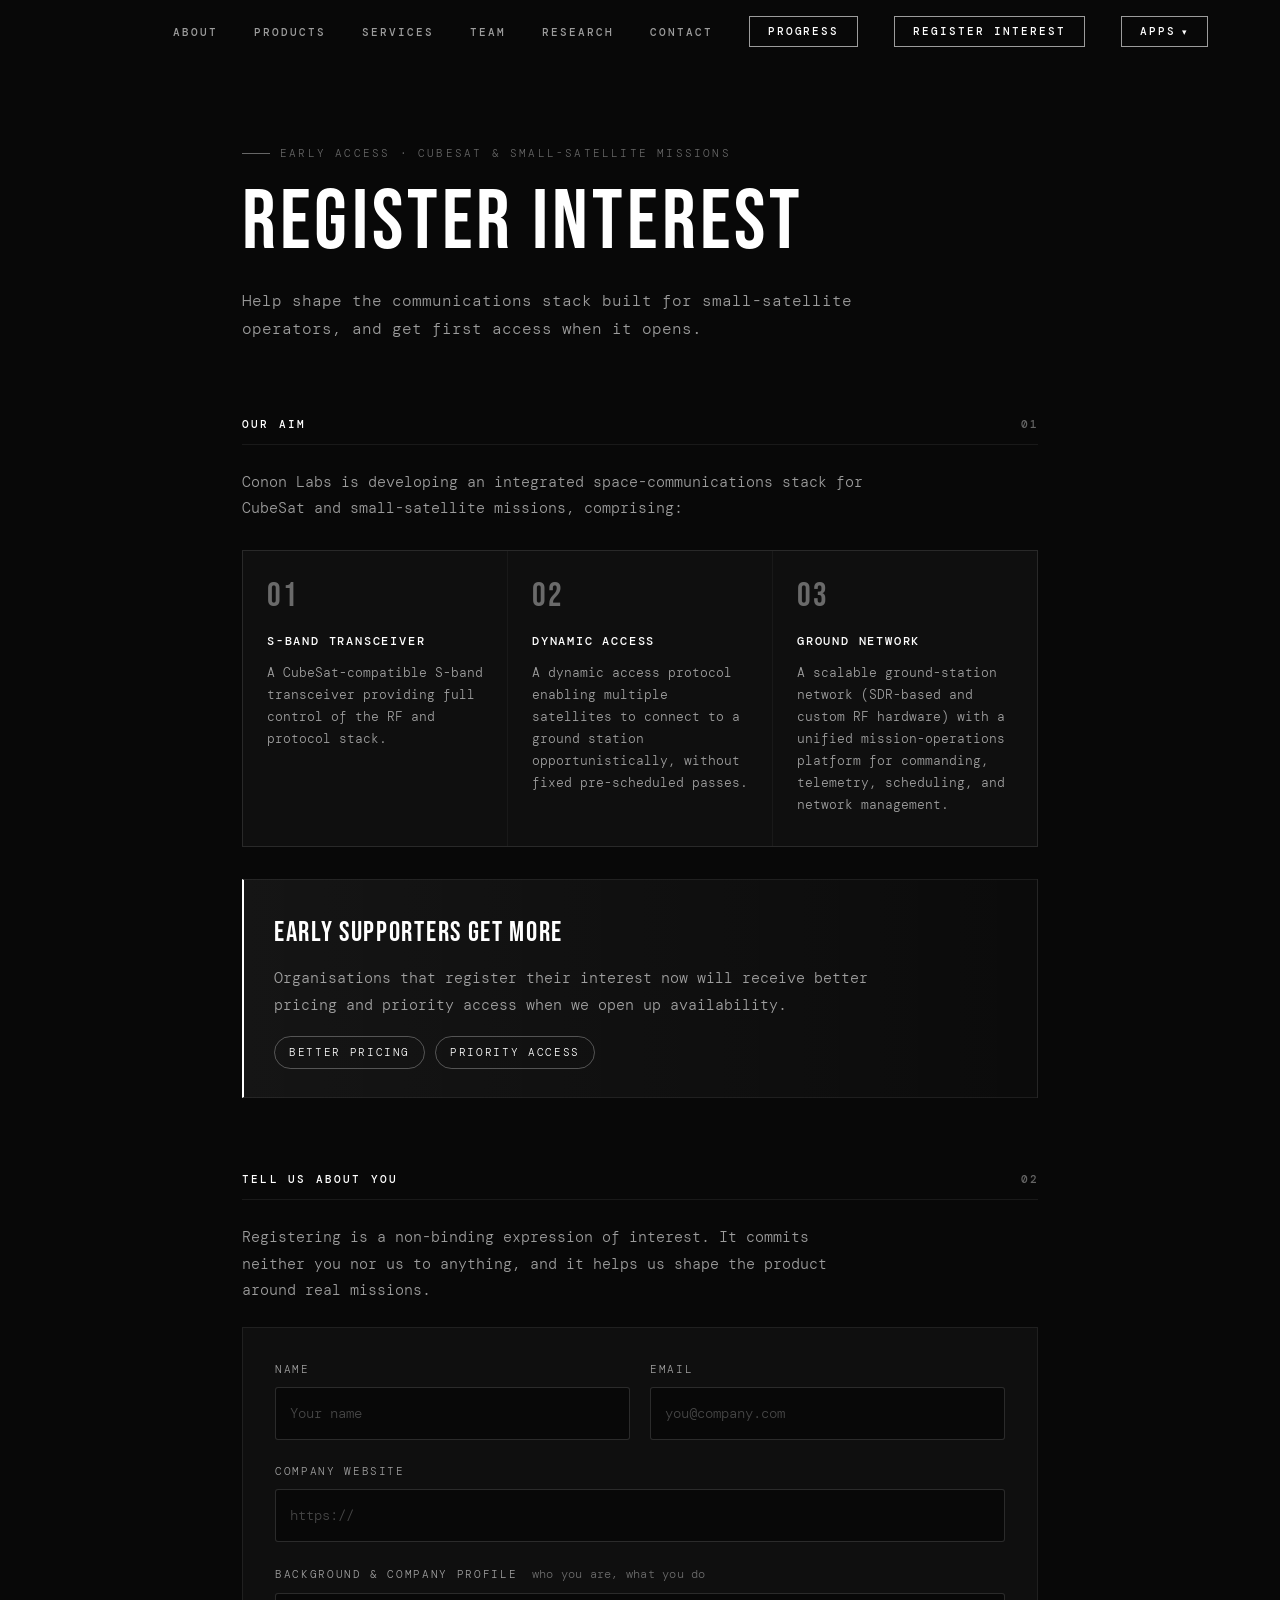
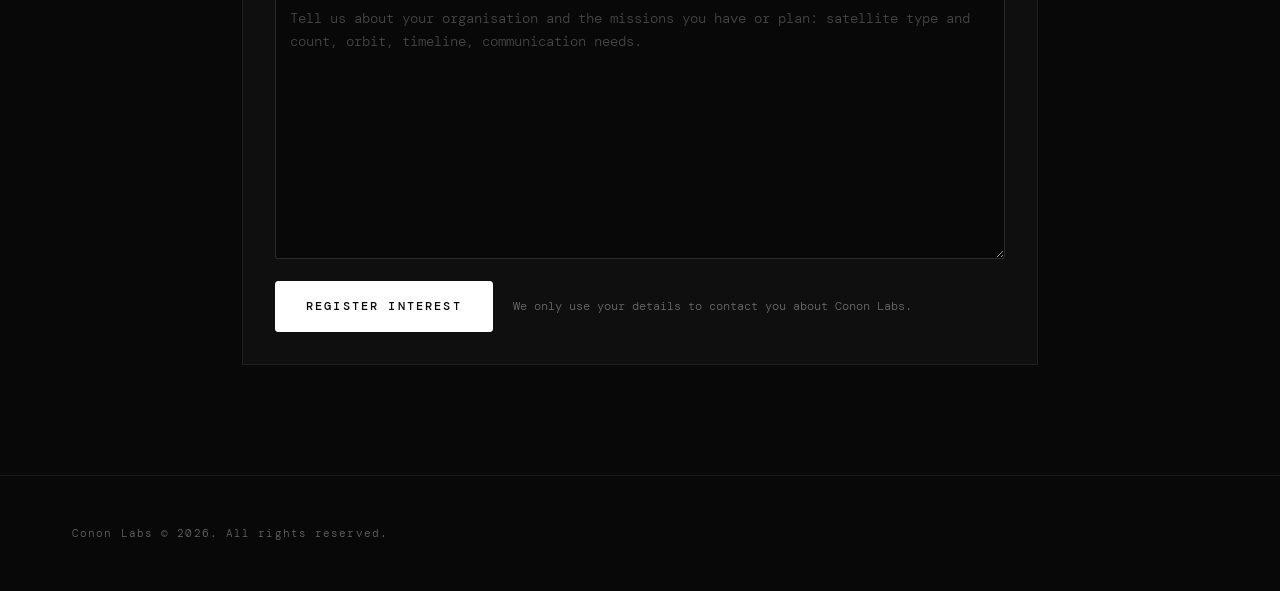
<file: interest/index.html>
<!DOCTYPE html>
<html lang="en">
<head>
  <meta charset="UTF-8" />
  <meta name="viewport" content="width=device-width, initial-scale=1.0" />

  <title>Register Interest — Early Access | Conon Labs</title>
  <meta name="description" content="Register your interest in Conon Labs' integrated space-communications stack for CubeSat and small-satellite missions. Early supporters get better pricing and priority access." />
  <link rel="canonical" href="https://www.cononlabs.com/interest/" />

  <meta property="og:type"        content="website" />
  <meta property="og:url"         content="https://www.cononlabs.com/interest/" />
  <meta property="og:title"       content="Register Interest — Conon Labs" />
  <meta property="og:description" content="An integrated space-communications stack for CubeSat and small-satellite missions. Early supporters get better pricing and priority access." />
  <meta property="og:image"       content="https://www.cononlabs.com/assets/images/conon_logo_2.png" />
  <meta property="og:site_name"   content="Conon Labs" />

  <link rel="icon" type="image/x-icon"  href="/favicon.ico" />
  <link rel="icon" type="image/svg+xml" href="/assets/images/favicon.svg" />
  <link rel="apple-touch-icon"          href="/assets/images/favicon.png" />

  <link rel="stylesheet" href="/assets/css/style.css" />

  <style>
    .interest-page { padding-top: calc(var(--nav-h) + 72px); padding-bottom: 110px; }
    .interest-page .eyebrow {
      display: inline-flex; align-items: center; gap: 10px;
      font-size: 11px; letter-spacing: 0.2em; text-transform: uppercase;
      color: var(--muted); margin-bottom: 20px;
    }
    .interest-page .eyebrow::before {
      content: ''; width: 28px; height: 1px; background: var(--muted);
    }
    .interest-page h1 {
      font-family: var(--font-disp);
      font-size: clamp(44px, 8vw, 84px);
      font-weight: 400;
      letter-spacing: 0.05em;
      line-height: 0.95;
      margin-bottom: 24px;
    }
    .interest-page .lead {
      color: var(--dim); font-size: 16px; max-width: 620px; margin-bottom: 0;
    }
    .interest-page .label {
      font-size: 11px; font-weight: 500; letter-spacing: 0.2em;
      text-transform: uppercase; color: var(--accent);
      margin: 72px 0 24px; padding-bottom: 10px;
      border-bottom: 1px solid var(--line);
      display: flex; justify-content: space-between; align-items: baseline;
    }
    .interest-page .label span { color: var(--muted); letter-spacing: 0.12em; }
    .interest-page p { color: var(--dim); }

    /* Aim cards */
    .aim-intro { max-width: 660px; margin-bottom: 28px; }
    .aim-grid { display: grid; grid-template-columns: repeat(3, 1fr); gap: 1px; background: var(--line); border: 1px solid var(--line); }
    .aim-card { background: var(--bg2); padding: 28px 24px 30px; transition: background 0.25s; }
    .aim-card:hover { background: var(--bg3); }
    .aim-card .num { font-family: var(--font-disp); font-size: 34px; letter-spacing: 0.06em; color: var(--muted); line-height: 1; margin-bottom: 18px; }
    .aim-card h3 { font-size: 12px; font-weight: 500; letter-spacing: 0.15em; text-transform: uppercase; color: var(--accent); margin-bottom: 10px; }
    .aim-card p { font-size: 13px; line-height: 1.7; margin: 0; }

    /* Promise */
    .promise {
      margin-top: 32px; padding: 28px 30px;
      border: 1px solid var(--line); border-left: 2px solid var(--accent);
      background: linear-gradient(90deg, rgba(255,255,255,0.05), rgba(255,255,255,0.01));
    }
    .promise h3 { font-family: var(--font-disp); font-size: 28px; font-weight: 400; letter-spacing: 0.06em; margin-bottom: 8px; }
    .promise p { margin: 0 0 18px; max-width: 620px; }
    .promise .perks { display: flex; flex-wrap: wrap; gap: 10px; }
    .promise .perk {
      font-size: 11px; letter-spacing: 0.15em; text-transform: uppercase;
      padding: 6px 14px; border: 1px solid rgba(255,255,255,0.28); border-radius: 999px; color: var(--accent);
    }

    /* Form */
    .interest-form {
      background: var(--bg2); border: 1px solid var(--line);
      padding: 32px; display: grid; grid-template-columns: 1fr 1fr; gap: 22px 20px;
    }
    .interest-form .field { display: flex; flex-direction: column; gap: 8px; }
    .interest-form .full { grid-column: 1 / -1; }
    .interest-form label { font-size: 11px; letter-spacing: 0.15em; text-transform: uppercase; color: var(--dim); }
    .interest-form label small { text-transform: none; letter-spacing: 0.02em; color: var(--muted); font-size: 12px; margin-left: 6px; }
    .interest-form input[type="text"],
    .interest-form input[type="email"],
    .interest-form input[type="url"],
    .interest-form textarea {
      padding: 13px 14px; background: var(--bg); color: var(--accent);
      border: 1px solid rgba(255,255,255,0.14); border-radius: 3px;
      font: inherit; font-size: 14px; width: 100%;
      transition: border-color 0.2s, box-shadow 0.2s;
    }
    .interest-form ::placeholder { color: rgba(255,255,255,0.25); }
    .interest-form textarea { resize: vertical; min-height: 240px; line-height: 1.7; }
    .interest-form input:hover, .interest-form textarea:hover { border-color: rgba(255,255,255,0.3); }
    .interest-form input:focus, .interest-form textarea:focus {
      outline: none; border-color: rgba(255,255,255,0.75); box-shadow: 0 0 0 3px rgba(255,255,255,0.08);
    }
    .interest-form .actions { display: flex; align-items: center; gap: 20px; flex-wrap: wrap; }
    .interest-form button {
      padding: 14px 30px; background: var(--accent); color: var(--bg);
      border: 1px solid var(--accent); border-radius: 3px;
      font: inherit; font-size: 12px; font-weight: 500; letter-spacing: 0.18em; text-transform: uppercase;
      cursor: pointer; transition: background 0.2s, color 0.2s;
    }
    .interest-form button:hover { background: transparent; color: var(--accent); }
    .interest-form .interest-note { font-size: 12px; color: var(--muted); margin: 0; }
    .form-intro { max-width: 620px; margin-bottom: 24px; }

    @media (max-width: 760px) {
      .aim-grid { grid-template-columns: 1fr; }
      .interest-form { grid-template-columns: 1fr; padding: 22px 18px; }
      .interest-page .label { margin-top: 56px; }
      .promise { padding: 22px 20px; }
    }
  </style>
</head>
<body>

  <nav id="navbar" class="scrolled">
    <div class="nav-inner">
      <a href="/" class="nav-logo-link">
        <img src="/assets/images/conon_logo_2.png" alt="Conon Labs" class="nav-logo" />
      </a>
      <ul class="nav-links">
        <li><a href="/#about"    class="nav-link">About</a></li>
        <li><a href="/#products" class="nav-link">Products</a></li>
        <li><a href="/#services" class="nav-link">Services</a></li>
        <li><a href="/#team"     class="nav-link">Team</a></li>
        <li><a href="/#research" class="nav-link">Research</a></li>
        <li><a href="/#contact"  class="nav-link">Contact</a></li>
        <li><a href="/progress/"  class="nav-cta">Progress</a></li>
        <li><a href="/interest/" class="nav-cta">Register Interest</a></li>
        <li class="nav-dropdown">
          <button class="nav-cta nav-dropdown-trigger" aria-haspopup="true" aria-expanded="false">Apps</button>
          <div class="nav-dropdown-menu">
            <a href="/sat_track/" class="nav-dropdown-link">Sat Track</a>
            <a href="/gs_calc/" class="nav-dropdown-link">GS Calc</a>
            <a href="/rf_link/" class="nav-dropdown-link">RF-Link</a>
          </div>
        </li>
      </ul>
      <button class="hamburger" id="hamburger" aria-label="Menu">
        <span></span><span></span><span></span>
      </button>
    </div>
  </nav>

  <div class="mobile-menu" id="mobileMenu">
    <a href="/#about"    class="mob-link">About</a>
    <a href="/#products" class="mob-link">Products</a>
    <a href="/#services" class="mob-link">Services</a>
    <a href="/#team"     class="mob-link">Team</a>
    <a href="/#research" class="mob-link">Research</a>
    <a href="/#contact"  class="mob-link">Contact</a>
    <a href="/progress/" class="mob-link">Progress</a>
    <a href="/interest/" class="mob-link">Register Interest</a>
    <span class="mob-apps-label">Apps</span>
    <a href="/sat_track/" class="mob-link">Sat Track</a>
    <a href="/gs_calc/"   class="mob-link">GS Calc</a>
    <a href="/rf_link/"   class="mob-link">RF-Link</a>
  </div>

  <main class="interest-page">
    <div class="section-inner">
      <span class="eyebrow">Early access &middot; CubeSat &amp; small-satellite missions</span>
      <h1>Register Interest</h1>
      <p class="lead">Help shape the communications stack built for small-satellite operators, and get first access when it opens.</p>

      <div class="label">Our aim <span>01</span></div>
      <p class="aim-intro">Conon Labs is developing an integrated space-communications stack for CubeSat and small-satellite missions, comprising:</p>
      <div class="aim-grid">
        <div class="aim-card">
          <div class="num">01</div>
          <h3>S-band transceiver</h3>
          <p>A CubeSat-compatible S-band transceiver providing full control of the RF and protocol stack.</p>
        </div>
        <div class="aim-card">
          <div class="num">02</div>
          <h3>Dynamic access</h3>
          <p>A dynamic access protocol enabling multiple satellites to connect to a ground station opportunistically, without fixed pre-scheduled passes.</p>
        </div>
        <div class="aim-card">
          <div class="num">03</div>
          <h3>Ground network</h3>
          <p>A scalable ground-station network (SDR-based and custom RF hardware) with a unified mission-operations platform for commanding, telemetry, scheduling, and network management.</p>
        </div>
      </div>

      <div class="promise">
        <h3>Early supporters get more</h3>
        <p>Organisations that register their interest now will receive better pricing and priority access when we open up availability.</p>
        <div class="perks">
          <span class="perk">Better pricing</span>
          <span class="perk">Priority access</span>
        </div>
      </div>

      <div class="label">Tell us about you <span>02</span></div>
      <p class="form-intro">Registering is a non-binding expression of interest. It commits neither you nor us to anything, and it helps us shape the product around real missions.</p>

      <form class="interest-form" action="https://api.web3forms.com/submit" method="POST">
        <input type="hidden" name="access_key" value="08f19e79-d6f4-472f-92c7-f786e055adbc" />
        <input type="hidden" name="subject" value="New interest signup (LOI)" />
        <input type="hidden" name="from_name" value="Conon Labs — Interest form" />
        <input type="hidden" name="redirect" value="https://www.cononlabs.com/thank-you-interest.html" />
        <input type="checkbox" name="botcheck" style="display:none;" tabindex="-1" autocomplete="off" />

        <div class="field">
          <label for="f-name">Name</label>
          <input id="f-name" type="text" name="name" placeholder="Your name" required autocomplete="name" />
        </div>
        <div class="field">
          <label for="f-email">Email</label>
          <input id="f-email" type="email" name="email" placeholder="you@company.com" required autocomplete="email" />
        </div>
        <div class="field full">
          <label for="f-web">Company website</label>
          <input id="f-web" type="url" name="website" placeholder="https://" required autocomplete="url" />
        </div>
        <div class="field full">
          <label for="f-bg">Background &amp; company profile <small>who you are, what you do</small></label>
          <textarea
            id="f-bg"
            name="background"
            placeholder="Tell us about your organisation and the missions you have or plan: satellite type and count, orbit, timeline, communication needs."
            rows="10"
            required
          ></textarea>
        </div>
        <div class="full actions">
          <button type="submit">Register Interest</button>
          <p class="interest-note">We only use your details to contact you about Conon Labs.</p>
        </div>
      </form>
    </div>
  </main>

  <footer>
    <div class="footer-inner">
      <span class="footer-copy">Conon Labs &copy; <span id="year"></span>. All rights reserved.</span>
    </div>
  </footer>

  <script src="/assets/js/main.js"></script>
  <script data-goatcounter="https://thanospapad.goatcounter.com/count"
        async src="//gc.zgo.at/count.js"></script>
</body>
</html>
</file>
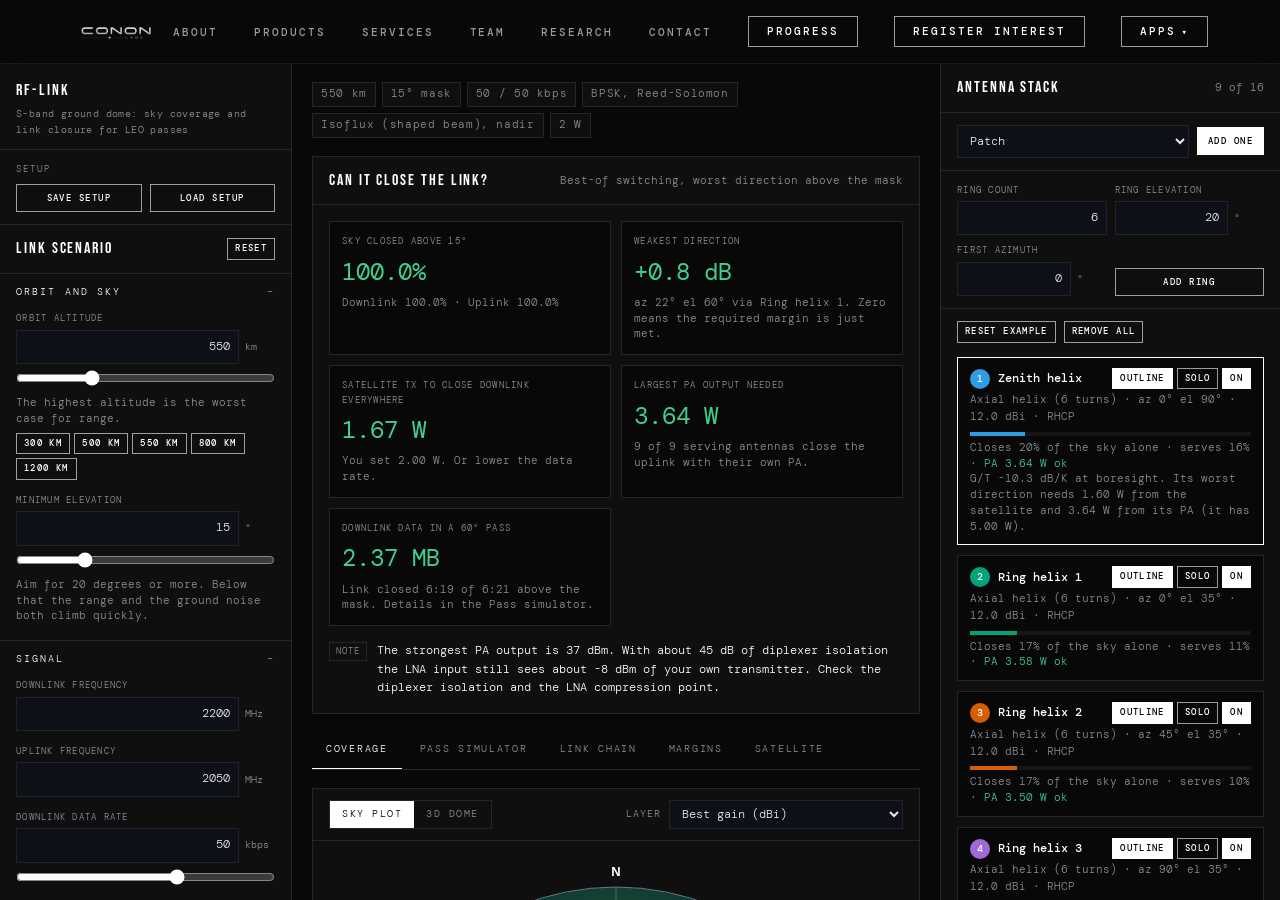
<file: rf_link/index.html>
<!DOCTYPE html>
<html lang="en">
<head>
  <meta charset="UTF-8" />
  <meta name="viewport" content="width=device-width, initial-scale=1.0" />

  <title>RF-Link — S-Band Ground Dome &amp; Link Budget Calculator | Conon Labs</title>
  <meta name="description" content="Free S-band link budget tool. Build a ground antenna dome, see sky coverage, simulate LEO passes with Doppler, and check uplink and downlink margins for a CubeSat." />
  <link rel="canonical" href="https://www.cononlabs.com/rf_link/" />

  <meta property="og:type"        content="website" />
  <meta property="og:url"         content="https://www.cononlabs.com/rf_link/" />
  <meta property="og:title"       content="RF-Link — S-Band Ground Dome & Link Budget Calculator" />
  <meta property="og:description" content="Build a ground antenna dome, see sky coverage, simulate LEO passes with Doppler, and check uplink and downlink margins." />
  <meta property="og:image"       content="https://www.cononlabs.com/assets/images/conon_logo_2.png" />
  <meta property="og:site_name"   content="Conon Labs" />

  <script type="application/ld+json">
  {
    "@context": "https://schema.org",
    "@type": "WebApplication",
    "name": "RF-Link",
    "url": "https://www.cononlabs.com/rf_link/",
    "description": "Free S-band link budget tool. Build a ground antenna dome, see sky coverage, simulate LEO passes with Doppler, and check uplink and downlink margins.",
    "applicationCategory": "UtilitiesApplication",
    "operatingSystem": "Any",
    "offers": {
      "@type": "Offer",
      "price": "0",
      "priceCurrency": "USD"
    },
    "publisher": {
      "@type": "Organization",
      "name": "Conon Labs",
      "url": "https://www.cononlabs.com"
    }
  }
  </script>

  <link rel="icon" type="image/x-icon"  href="/favicon.ico" />
  <link rel="icon" type="image/svg+xml" href="/assets/images/favicon.svg" />
  <link rel="apple-touch-icon"          href="/assets/images/favicon.png" />

  <link rel="stylesheet" href="/assets/css/style.css" />

<style>
/* RF-Link. Every rule is scoped under #rf so nothing leaks into the site nav or other pages.
   Layout matches sat_track / gs_calc: a full-screen app under the nav, panes scroll independently. */
body { overflow: hidden; }

#rf {
  --bg: #080808; --surface: #0f0f0f; --surface2: #161616; --ink: #ffffff; --muted: #8d9199; --line: #262626;
  --accent: #ffffff; --accent-ink: #000000; --pass: #3fcf91; --fail: #ff7166; --warn: #f0b04a; --mid: #4a5563;
  --dn: #7ba3ff; --up: #ffab5c;
  --f-display: var(--font-disp, 'Bebas Neue', sans-serif);
  --f-body: var(--font-body, 'DM Mono', monospace);
  --f-mono: var(--font-body, 'DM Mono', monospace);
  position: fixed; top: var(--nav-h); left: 0; right: 0; bottom: 0;
  display: flex; min-height: 0;
  background: var(--bg); color: var(--ink); font-family: var(--f-body); font-weight: 300; font-size: 12px; line-height: 1.6;
  color-scheme: dark;
}
#rf *, #rf *::before, #rf *::after { box-sizing: border-box; }
#rf [hidden] { display: none !important; }
#rf h1, #rf h2, #rf h3 { font-family: var(--f-display); font-weight: 400; margin: 0; letter-spacing: 0.08em; }
#rf button, #rf input, #rf select { font: inherit; color: inherit; }
#rf button { cursor: pointer; }
#rf :focus-visible { outline: 1px solid var(--accent); outline-offset: 2px; }

/* panes */
#rf .pane { min-width: 0; min-height: 0; overflow-y: auto; overflow-x: hidden; scrollbar-width: thin; }
#rf .paneL { width: 292px; flex-shrink: 0; background: var(--surface); border-right: 1px solid var(--line); }
#rf .paneR { width: 340px; flex-shrink: 0; background: var(--surface); border-left: 1px solid var(--line); }
#rf .paneM { flex: 1; padding: 18px 20px 40px; display: flex; flex-direction: column; gap: 18px; }
#rf .sbTitle { padding: 14px 16px 11px; border-bottom: 1px solid var(--line); font-family: var(--f-display); font-size: 16px; letter-spacing: 0.14em; color: var(--accent); }
#rf .sbTitle h1 { display: inline; font: inherit; letter-spacing: inherit; color: inherit; }
#rf .sbTitle .tag { display: block; margin-top: 2px; font-family: var(--f-body); font-size: 10px; letter-spacing: 0.04em; color: var(--muted); }
#rf .setup { padding: 12px 16px; border-bottom: 1px solid var(--line); }
#rf .setup .sLabel { font-size: 9px; letter-spacing: 0.22em; text-transform: uppercase; color: var(--muted); margin-bottom: 8px; }
#rf .setup .sBtns { display: flex; gap: 8px; }
#rf .setup .sBtns .btn { flex: 1; }
#rf .setup .sMsg { margin-top: 8px; font-size: 10.5px; line-height: 1.5; color: var(--pass); overflow-wrap: anywhere; }
#rf .setup .sMsg.err { color: var(--fail); }
#rf .paneL.drop { outline: 1px dashed var(--accent); outline-offset: -6px; }
#rf .chips { display: flex; flex-wrap: wrap; gap: 6px; }
#rf .chip { font-size: 10.5px; letter-spacing: 0.06em; padding: 3px 8px; border: 1px solid var(--line); background: var(--surface); color: var(--muted); }

#rf .card { background: var(--surface); border: 1px solid var(--line); min-width: 0; }
#rf .paneL .card, #rf .paneR .card { border: 0; border-bottom: 1px solid var(--line); background: transparent; }
#rf .card > .hd { display: flex; flex-wrap: wrap; align-items: center; justify-content: space-between; gap: 8px; padding: 11px 16px; border-bottom: 1px solid var(--line); }
#rf .card h2 { font-size: 16px; letter-spacing: 0.12em; color: var(--accent); }
#rf .card .bd { padding: 16px; }
#rf .sub { color: var(--muted); font-size: 11px; }

#rf details.grp { border-bottom: 1px solid var(--line); }
#rf details.grp:last-child { border-bottom: 0; }
#rf details.grp > summary { list-style: none; cursor: pointer; padding: 11px 16px; font-size: 9.5px; letter-spacing: 0.22em; text-transform: uppercase; color: var(--muted); display: flex; justify-content: space-between; align-items: center; }
#rf details.grp > summary::-webkit-details-marker { display: none; }
#rf details.grp > summary::after { content: '+'; color: var(--muted); }
#rf details.grp[open] > summary::after { content: '\2212'; }
#rf details.grp[open] > summary { color: var(--ink); }
#rf details.grp .gb { padding: 0 16px 16px; display: grid; gap: 13px; }

#rf .fld label { display: block; font-size: 9px; letter-spacing: 0.14em; text-transform: uppercase; color: var(--muted); margin-bottom: 4px; }
#rf .fld .inp { display: flex; align-items: center; gap: 6px; }
#rf .fld input[type="text"], #rf .fld select, #rf .txt, #rf .paneM select { width: 100%; min-width: 0; background: #0d1117; border: 1px solid rgba(255,255,255,0.08); border-radius: 0; padding: 7px 8px; font-family: var(--f-body); font-size: 11.5px; color: #e6edf3; }
#rf .fld input[type="text"] { text-align: right; }
#rf .fld input:focus, #rf .fld select:focus { border-color: rgba(255,255,255,0.55); outline: 0; }
#rf .fld input.bad { border-color: var(--fail); }
#rf .fld select { appearance: none; -webkit-appearance: none; }
#rf .fld .unit { font-size: 10px; color: var(--muted); min-width: 30px; }
#rf .fld .rng { width: 100%; margin: 6px 0 0; accent-color: #fff; }
#rf .fld .err { color: var(--fail); font-size: 11px; margin-top: 3px; }
#rf .fld .hint { color: var(--muted); font-size: 10.5px; margin-top: 3px; line-height: 1.5; }
#rf .fld.dis { opacity: 0.5; }
#rf .quick { display: flex; gap: 4px; margin-top: 6px; flex-wrap: wrap; }
#rf .blurb { font-size: 10.5px; color: var(--muted); line-height: 1.55; }
#rf .btn { font-size: 9px; font-weight: 500; letter-spacing: 0.16em; text-transform: uppercase; border: 1px solid rgba(255,255,255,0.6); border-radius: 0; background: transparent; color: var(--accent); padding: 6px 10px; transition: background .25s, border-color .25s, color .25s; white-space: nowrap; }
#rf .btn:hover { background: var(--accent); border-color: var(--accent); color: #000; }
#rf .btn.pri { background: var(--accent); color: #000; border-color: var(--accent); font-weight: 500; }
#rf .btn.pri:hover { background: transparent; color: var(--accent); }
#rf .btn.on { background: var(--accent); color: #000; border-color: var(--accent); }
#rf .btn.sm { padding: 3px 7px; font-size: 8.5px; }
#rf .btn.danger:hover { background: var(--fail); border-color: var(--fail); color: #000; }

#rf .derived { display: grid; grid-template-columns: 1fr auto; gap: 6px 10px; font-size: 11px; padding: 12px 16px 16px; margin: 0; }
#rf .derived dt { color: var(--muted); }
#rf .derived dd { margin: 0; text-align: right; }

#rf .tabs { display: inline-flex; border: 1px solid var(--line); }
#rf .tabs button { border: 0; background: transparent; padding: 6px 12px; font-size: 9.5px; letter-spacing: 0.16em; text-transform: uppercase; color: var(--muted); }
#rf .tabs button[aria-selected="true"] { background: var(--accent); color: #000; }
#rf .layerSel { display: flex; align-items: center; gap: 8px; font-size: 10px; letter-spacing: 0.1em; text-transform: uppercase; color: var(--muted); }
#rf .layerSel select { width: auto; padding: 5px 8px; max-width: 100%; }

#rf .stage { position: relative; width: 100%; max-width: 760px; margin: 0 auto; aspect-ratio: 1 / 1; }
#rf .stage canvas { position: absolute; inset: 0; width: 100%; height: 100%; touch-action: none; display: block; }
#rf .legend { max-width: 760px; margin: 8px auto 0; }
#rf .lg-bar { height: 10px; border: 1px solid var(--line); }
#rf .lg-ticks { position: relative; height: 20px; font-size: 10.5px; color: var(--muted); }
#rf .lg-ticks span { position: absolute; transform: translateX(-50%); white-space: nowrap; top: 3px; }
#rf .lg-chips { display: flex; flex-wrap: wrap; gap: 6px 14px; font-size: 11px; }
#rf .lg-chips i { display: inline-block; width: 10px; height: 10px; margin-right: 5px; vertical-align: -1px; }
#rf .toggles { display: flex; flex-wrap: wrap; gap: 8px 18px; max-width: 760px; margin: 12px auto 0; font-size: 10.5px; color: var(--muted); }
#rf .toggles label { display: inline-flex; align-items: center; gap: 5px; cursor: pointer; }
#rf .toggles input { accent-color: #fff; }
#rf .probe { max-width: 760px; margin: 8px auto 0; min-height: 44px; font-size: 11px; color: var(--ink); background: #0d1117; border: 1px solid var(--line); padding: 8px 12px; overflow-wrap: anywhere; }
#rf .soloBar { max-width: 760px; margin: 8px auto 0; font-size: 11px; color: var(--muted); }

#rf .kpis { display: grid; grid-template-columns: repeat(auto-fit, minmax(190px, 1fr)); gap: 10px; }
#rf .kpi { border: 1px solid var(--line); padding: 12px; background: var(--bg); min-width: 0; }
#rf .kpi .k { font-size: 9px; letter-spacing: 0.14em; text-transform: uppercase; color: var(--muted); }
#rf .kpi .v { font-size: 24px; font-weight: 400; margin: 4px 0; }
#rf .kpi .s { font-size: 10.5px; color: var(--muted); overflow-wrap: anywhere; line-height: 1.5; }
#rf .pass { color: var(--pass); } #rf .fail { color: var(--fail); } #rf .warnc { color: var(--warn); }
#rf .checks { margin: 16px 0 0; padding: 0; list-style: none; display: grid; gap: 8px; }
#rf .checks li { display: flex; gap: 10px; font-size: 11.5px; align-items: baseline; }
#rf .badge { flex: none; font-size: 9px; letter-spacing: 0.1em; text-transform: uppercase; padding: 1px 6px; border: 1px solid; }
#rf .badge.error { color: var(--fail); border-color: var(--fail); }
#rf .badge.warn { color: var(--warn); border-color: var(--warn); }
#rf .badge.info { color: var(--muted); border-color: var(--line); }

#rf .chartWrap { position: relative; width: 100%; height: 300px; }
#rf .chartWrap canvas { position: absolute; inset: 0; width: 100%; height: 100%; }
#rf .cl { display: flex; flex-wrap: wrap; gap: 6px 16px; font-size: 11px; color: var(--muted); margin-bottom: 10px; }
#rf .cl i { display: inline-block; width: 18px; height: 0; border-top: 2px solid; vertical-align: 3px; margin-right: 5px; }
#rf .cl i.d { border-top-style: dashed; }
#rf .cl i.band { height: 8px; border: 0; background: var(--muted); opacity: 0.35; vertical-align: -1px; }

#rf .tools { display: flex; flex-wrap: wrap; gap: 8px; padding: 12px 16px; border-bottom: 1px solid var(--line); align-items: center; }
#rf .ring { padding: 12px 16px; border-bottom: 1px solid var(--line); display: grid; grid-template-columns: repeat(2, minmax(0, 1fr)); gap: 8px; }
#rf .ring .full { grid-column: 1 / -1; }
#rf .msg { font-size: 10.5px; color: var(--warn); padding: 0 16px 8px; }
#rf .alist { display: grid; gap: 10px; padding: 14px 16px; }
#rf .acard { border: 1px solid var(--line); padding: 10px 12px; background: var(--bg); cursor: pointer; min-width: 0; }
#rf .acard.sel { border-color: var(--accent); }
#rf .acard.off { opacity: 0.55; }
#rf .ahead { display: flex; align-items: center; gap: 8px; min-width: 0; }
#rf .sw { flex: none; width: 20px; height: 20px; border-radius: 50%; display: grid; place-items: center; font-size: 10px; font-weight: 500; }
#rf .ahead b { font-weight: 500; overflow: hidden; text-overflow: ellipsis; white-space: nowrap; min-width: 0; }
#rf .ahead .btns { margin-left: auto; display: flex; gap: 4px; flex: none; }
#rf .ameta { font-size: 10.5px; color: var(--muted); margin-top: 3px; overflow-wrap: anywhere; }
#rf .bar { height: 4px; background: var(--surface2); margin: 6px 0 4px; overflow: hidden; }
#rf .bar i { display: block; height: 100%; }
#rf .astat { font-size: 10.5px; line-height: 1.5; margin-top: 4px; color: var(--muted); overflow-wrap: anywhere; }
#rf .bad { color: var(--fail); }
#rf .okc { color: var(--pass); }

#rf .edit { padding: 16px; display: grid; gap: 13px; }
#rf .edit .two { display: grid; grid-template-columns: repeat(2, minmax(0, 1fr)); gap: 10px; }
#rf .edit .note { font-size: 10.5px; color: var(--fail); }
#rf .edit .row { display: flex; gap: 6px; flex-wrap: wrap; }
#rf .cutWrap { width: 100%; max-width: 260px; aspect-ratio: 1 / 1; margin: 0 auto; position: relative; }
#rf .cutWrap canvas { position: absolute; inset: 0; width: 100%; height: 100%; }
#rf .foot { color: var(--muted); font-size: 10.5px; margin-top: 8px; border-top: 1px solid var(--line); padding-top: 14px; }
#rf .foot p { max-width: 90ch; margin: 0 0 6px; }

#rf .lchain { display: grid; grid-template-columns: repeat(auto-fit, minmax(290px, 1fr)); gap: 24px; }
#rf .lc { min-width: 0; }
#rf .lct { display: flex; justify-content: space-between; align-items: center; gap: 8px; margin-bottom: 6px; flex-wrap: wrap; }
#rf .pill { font-size: 10px; padding: 1px 7px; border-radius: 10px; border: 1px solid; }
#rf .pill.pass { color: var(--pass); border-color: var(--pass); }
#rf .pill.fail { color: var(--fail); border-color: var(--fail); }
#rf .cr { display: grid; grid-template-columns: minmax(90px, 1.3fr) minmax(40px, 1fr) 48px 62px; gap: 6px; align-items: center; font-size: 11px; padding: 4px 0; border-bottom: 1px solid var(--line); }
#rf .cr .cn { overflow-wrap: anywhere; }
#rf .cr .ct { position: relative; height: 8px; background: var(--line); }
#rf .cr .ct i { position: absolute; top: 0; bottom: 0; background: var(--muted); }
#rf .cr.g .ct i { background: var(--dn); }
#rf .cr.l .ct i { background: var(--up); }
#rf .cr.tot .ct i { background: var(--ink); opacity: 0.55; }
#rf .cr.tot .cn { font-weight: 500; }
#rf .cr .cd, #rf .cr .cv { text-align: right; }
#rf .cr .cd { color: var(--muted); }
#rf .cinfo { display: grid; grid-template-columns: 1fr auto; gap: 4px 10px; margin: 12px 0 0; font-size: 11px; }
#rf .cinfo dt { color: var(--muted); }
#rf .cinfo dd { margin: 0; text-align: right; }

#rf .mainTabs { display: flex; gap: 4px; border-bottom: 1px solid var(--line); overflow-x: auto; scrollbar-width: thin; flex-shrink: 0; }
#rf .mainTabs button { border: 0; background: transparent; padding: 10px 14px; font-size: 9.5px; letter-spacing: 0.18em; text-transform: uppercase; color: var(--muted); border-bottom: 2px solid transparent; margin-bottom: -1px; white-space: nowrap; }
#rf .mainTabs button:hover { color: var(--ink); }
#rf .mainTabs button[aria-selected="true"] { color: var(--ink); border-bottom-color: var(--accent); }
#rf .panel { display: flex; flex-direction: column; gap: 18px; min-width: 0; }
#rf .passBd h3 { font-size: 15px; margin: 18px 0 8px; color: var(--accent); }
#rf .passCtl { display: grid; gap: 12px; }
#rf .pbtns { display: flex; flex-wrap: wrap; gap: 8px; align-items: center; }
#rf .pbtns .spd { margin-left: auto; font-size: 10px; letter-spacing: 0.1em; text-transform: uppercase; color: var(--muted); display: inline-flex; gap: 6px; align-items: center; }
#rf .pbtns .spd select { width: auto; padding: 5px 8px; }
#rf .pslide .rng { width: 100%; accent-color: #fff; margin: 0; }
#rf .ptime { display: flex; justify-content: space-between; font-size: 11px; color: var(--muted); margin-top: 2px; flex-wrap: wrap; gap: 4px 12px; }
#rf .pfields { display: grid; grid-template-columns: repeat(auto-fit, minmax(200px, 1fr)); gap: 12px; }
#rf .banner { margin: 14px 0; padding: 12px 14px; border: 1px solid var(--line); border-left-width: 4px; background: var(--bg); display: flex; flex-wrap: wrap; gap: 4px 14px; align-items: baseline; }
#rf .banner b { font-family: var(--f-display); font-weight: 400; letter-spacing: 0.08em; font-size: 18px; }
#rf .banner.ok { border-left-color: var(--pass); } #rf .banner.ok b { color: var(--pass); }
#rf .banner.no { border-left-color: var(--fail); } #rf .banner.no b { color: var(--fail); }
#rf .banner.mid { border-left-color: var(--warn); } #rf .banner.mid b { color: var(--warn); }
#rf .geoWrap { position: relative; width: 100%; height: 240px; }
#rf .geoWrap canvas { position: absolute; inset: 0; width: 100%; height: 100%; }
#rf .passGrid { display: grid; grid-template-columns: repeat(auto-fit, minmax(290px, 1fr)); gap: 24px; align-items: start; }
#rf .passGrid .pcol { min-width: 0; } #rf .passGrid h3 { margin-top: 4px; }
#rf .pstats { display: grid; grid-template-columns: minmax(0, 1fr) auto; gap: 6px 12px; margin: 0; font-size: 11.5px; }
#rf .pstats dt { color: var(--muted); } #rf .pstats dd { margin: 0; text-align: right; overflow-wrap: anywhere; }
#rf .pstats dt.sec { grid-column: 1 / -1; font-family: var(--f-display); letter-spacing: 0.1em; font-size: 14px; color: var(--accent); margin-top: 8px; padding-top: 8px; border-top: 1px solid var(--line); }
#rf .pstats dt.sec:first-child { margin-top: 0; padding-top: 0; border-top: 0; }
#rf .pstats.wide { grid-template-columns: repeat(auto-fit, minmax(240px, 1fr)); gap: 0 28px; }
#rf .pstats.wide > div { display: flex; justify-content: space-between; gap: 12px; padding: 5px 0; border-bottom: 1px solid var(--line); }
#rf .pstats.wide dt, #rf .pstats.wide dd { margin: 0; }
#rf .pskyWrap { position: relative; width: 100%; max-width: 420px; aspect-ratio: 1 / 1; margin: 0 auto; }
#rf .pskyWrap canvas { position: absolute; inset: 0; width: 100%; height: 100%; }

/* small screens: panes stack and the whole app scrolls */
@media (max-width: 1000px) {
  #rf { flex-direction: column; overflow-y: auto; overflow-x: hidden; }
  #rf .pane { overflow: visible; }
  #rf .paneL, #rf .paneR { width: 100%; border: 0; border-bottom: 1px solid var(--line); }
  #rf .paneM { flex: none; padding: 16px 14px 32px; }
  #rf .paneL { order: 1; } #rf .paneM { order: 0; } #rf .paneR { order: 2; }
}
@media (max-width: 520px) {
  #rf .cr { grid-template-columns: 1fr 44px 58px; } #rf .cr .ct { display: none; }
  #rf .mainTabs button { padding: 10px 12px; }
}
@media (prefers-reduced-motion: reduce) { #rf * { transition: none !important; animation: none !important; } }
</style>
</head>
<body>

  <!-- ═══ NAV ═══ -->
  <nav id="navbar" class="scrolled">
    <div class="nav-inner">
      <a href="/" class="nav-logo-link">
        <img src="/assets/images/conon_logo_2.png" alt="Conon Labs" class="nav-logo" />
      </a>
      <ul class="nav-links">
        <li><a href="/#about"    class="nav-link">About</a></li>
        <li><a href="/#products" class="nav-link">Products</a></li>
        <li><a href="/#services" class="nav-link">Services</a></li>
        <li><a href="/#team"     class="nav-link">Team</a></li>
        <li><a href="/#research" class="nav-link">Research</a></li>
        <li><a href="/#contact"  class="nav-link">Contact</a></li>
        <li><a href="/progress/"  class="nav-cta">Progress</a></li>
        <li><a href="/interest/" class="nav-cta">Register Interest</a></li>
        <li class="nav-dropdown">
          <button class="nav-cta nav-dropdown-trigger" aria-haspopup="true" aria-expanded="false">Apps</button>
          <div class="nav-dropdown-menu">
            <a href="/sat_track/" class="nav-dropdown-link">Sat Track</a>
            <a href="/gs_calc/" class="nav-dropdown-link">GS Calc</a>
            <a href="/rf_link/" class="nav-dropdown-link">RF-Link</a>
          </div>
        </li>
      </ul>
      <button class="hamburger" id="hamburger" aria-label="Menu">
        <span></span><span></span><span></span>
      </button>
    </div>
  </nav>

  <!-- Mobile drawer -->
  <div class="mobile-menu" id="mobileMenu">
    <a href="/#about"    class="mob-link">About</a>
    <a href="/#products" class="mob-link">Products</a>
    <a href="/#services" class="mob-link">Services</a>
    <a href="/#team"     class="mob-link">Team</a>
    <a href="/#research" class="mob-link">Research</a>
    <a href="/#contact"  class="mob-link">Contact</a>
    <a href="/progress/"  class="mob-link">Progress</a>
    <a href="/interest/" class="mob-link">Register Interest</a>
    <span class="mob-apps-label">Apps</span>
    <a href="/sat_track/" class="mob-link">Sat Track</a>
    <a href="/gs_calc/"   class="mob-link">GS Calc</a>
    <a href="/rf_link/"   class="mob-link">RF-Link</a>
  </div>

<div id="rf">
  <aside class="pane paneL">
    <div class="sbTitle"><h1>RF-LINK</h1><span class="tag">S-band ground dome: sky coverage and link closure for LEO passes</span></div>
    <div class="setup">
      <div class="sLabel">Setup</div>
      <div class="sBtns"><button class="btn" id="saveSetup" type="button">Save setup</button><button class="btn" id="loadSetup" type="button">Load setup</button></div>
      <input type="file" id="setupFile" accept=".json,application/json" hidden>
      <div class="sMsg" id="setupMsg" role="status" aria-live="polite" hidden></div>
    </div>
    <div class="card">
      <div class="hd"><h2>Link scenario</h2><button class="btn sm" id="resetLink" type="button">Reset</button></div>
      <div id="linkGroups"></div>
      <dl class="derived" id="derived"></dl>
    </div>
  </aside>

  <section class="pane paneM">
    <div class="chips" id="chips"></div>
    <div class="card">
      <div class="hd"><h2>Can it close the link?</h2><span class="sub" id="resultSub"></span></div>
      <div class="bd">
        <div class="kpis" id="kpis"></div>
        <ul class="checks" id="checks"></ul>
      </div>
    </div>

    <nav class="mainTabs" id="mainTabs" role="tablist" aria-label="Views">
      <button type="button" role="tab" data-tab="cov" aria-selected="true">Coverage</button>
      <button type="button" role="tab" data-tab="pass" aria-selected="false">Pass simulator</button>
      <button type="button" role="tab" data-tab="chain" aria-selected="false">Link chain</button>
      <button type="button" role="tab" data-tab="margin" aria-selected="false">Margins</button>
      <button type="button" role="tab" data-tab="sat" aria-selected="false">Satellite</button>
    </nav>
    <div class="panel" id="p-cov">
    <div class="card">
      <div class="hd">
        <div class="tabs" role="tablist">
          <button type="button" role="tab" id="tabSky" aria-selected="true">Sky plot</button>
          <button type="button" role="tab" id="tabDome" aria-selected="false">3D dome</button>
        </div>
        <div class="layerSel"><label for="layer">Layer</label><select id="layer"></select></div>
      </div>
      <div class="bd">
        <div class="stage"><canvas id="sky"></canvas><canvas id="dome" hidden></canvas></div>
        <div class="soloBar" id="soloBar"></div>
        <div class="legend" id="legend"></div>
        <div class="toggles">
          <label><input type="checkbox" id="tgOutline" checked> Coverage outlines</label>
          <label><input type="checkbox" id="tgBeam" checked> Beams (-3 dB)</label>
          <label><input type="checkbox" id="tgBore" checked> Boresights</label>
          <label><input type="checkbox" id="tgHatch" checked> Hatch gaps</label>
          <label><input type="checkbox" id="tgModels" checked> 3D antenna models</label>
        </div>
        <div class="probe" id="probe" aria-live="polite"></div>
      </div>
    </div>

    </div>
    <div class="panel" id="p-pass" hidden>
    <div class="card">
      <div class="hd"><h2>Pass simulator</h2><span class="sub" id="passSub"></span></div>
      <div class="bd passBd">
        <div class="passCtl">
          <div class="pbtns">
            <button class="btn pri" id="pPlay" type="button">Play</button>
            <button class="btn" id="pAos" type="button">Rise</button>
            <button class="btn" id="pMax" type="button">Closest</button>
            <button class="btn" id="pLos" type="button">Set</button>
            <label class="spd">Speed <select id="pSpeed"><option value="10">10x</option><option value="30" selected>30x</option><option value="100">100x</option></select></label>
          </div>
          <div class="pslide"><input id="pSlider" class="rng" type="range" min="-1000" max="1000" step="1" value="-1000" aria-label="Satellite position along the pass"><div class="ptime" id="pTime"></div></div>
          <div class="pfields" id="pFields"></div>
        </div>
        <div class="banner" id="pBanner" aria-live="polite"></div>
        <div class="geoWrap" id="geoWrap"><canvas id="geo"></canvas></div>
        <p class="sub" style="margin:4px 0 14px">Cross-section through the station, the satellite and the centre of the Earth. Vertical scale is the same as horizontal.</p>
        <div class="passGrid">
          <div class="pcol"><h3>At this position</h3><dl class="pstats" id="pStats"></dl>
            <div class="row" style="margin-top:12px"><button class="btn" id="pChain" type="button">Open the link chain here</button></div></div>
          <div class="pcol"><h3>Track across the sky</h3><div class="pskyWrap"><canvas id="pSky"></canvas></div><p class="sub" id="pSkyNote" style="margin:6px 0 0">Coloured stretches show which ground antenna closes the link. Grey stretches do not close.</p></div>
        </div>
        <h3>Margin over target during the pass</h3><div class="cl" id="pMarginLeg"></div><div class="chartWrap"><canvas id="pMargin"></canvas></div>
        <h3>Doppler shift</h3><div class="cl" id="pDopLeg"></div><div class="chartWrap"><canvas id="pDop"></canvas></div>
        <h3>Distance and elevation</h3><div class="cl" id="pRangeLeg"></div><div class="chartWrap"><canvas id="pRange"></canvas></div>
        <h3>Whole pass, added up</h3><dl class="pstats wide" id="pSummary"></dl>
        <p class="sub" id="pNote" style="margin:8px 0 0"></p>
      </div>
    </div>
    </div>
    <div class="panel" id="p-chain" hidden>
    <div class="card">
      <div class="hd"><h2>Link chain in one direction</h2><span class="sub" id="chainDir"></span><button class="btn sm" id="chainWorst" type="button" hidden>Back to weakest</button></div>
      <div class="bd" id="chain"></div>
    </div>

    </div>
    <div class="panel" id="p-margin" hidden>
    <div class="card">
      <div class="hd"><h2>Link margin by elevation</h2></div>
      <div class="bd">
        <div class="cl" id="chartLegend"></div>
        <div class="chartWrap"><canvas id="chart"></canvas></div>
        <p class="sub" id="chartNote" style="margin:8px 0 0"></p>
      </div>
    </div>

    </div>
    <div class="panel" id="p-sat" hidden>
    <div class="card">
      <div class="hd"><h2>Satellite antenna options</h2></div>
      <div class="bd">
        <div class="cl" id="satLegend"></div>
        <div class="chartWrap"><canvas id="satChart"></canvas></div>
        <p class="sub" id="satNote" style="margin:8px 0 0"></p>
      </div>
    </div>
    </div>

    <footer class="foot">
      <p>Model notes. Beams are cosine-power patterns matched to the -3 dB beamwidths, with a floor for sidelobes and back radiation. Antennas are switched, one best antenna per direction, with no combining. Polarisation loss is a flat table (0.5 dB circular match, 3 dB circular to linear or linear to linear, 20 dB opposite circular). Rain adds sky noise as well as loss. The two-QHA satellite option includes 3 dB of splitter loss. Nothing models terrain, mounting structure, ground reflections or antenna coupling. Each ground antenna has its own Pluto, PA, diplexer and LNA. Noise is referred to the antenna terminal: antenna temperature (sky and ground weighted by the pattern), feed loss, diplexer, LNA and Pluto noise figure. The satellite is either nadir-pointed or tumbling, and a tumbling satellite is planned at a percentile of random orientations.</p>
      <p>Coding gains and required Eb/N0 are for a bit error rate of 1e-5. Atmospheric loss scales the zenith value by air mass.</p>
    </footer>
  </section>

  <aside class="pane paneR">
    <div class="card">
      <div class="hd"><h2>Antenna stack</h2><span class="sub" id="antCount"></span></div>
      <div class="tools">
        <select id="addType" class="txt" style="width:auto;flex:1 1 140px" aria-label="Antenna type to add"></select>
        <button class="btn pri" id="addOne" type="button">Add one</button>
      </div>
      <div class="ring">
        <div class="fld"><label for="ringN">Ring count</label><div class="inp"><input id="ringN" type="text" inputmode="numeric" value="6"></div></div>
        <div class="fld"><label for="ringEl">Ring elevation</label><div class="inp"><input id="ringEl" type="text" inputmode="decimal" value="20"><span class="unit">°</span></div></div>
        <div class="fld"><label for="ringOff">First azimuth</label><div class="inp"><input id="ringOff" type="text" inputmode="decimal" value="0"><span class="unit">°</span></div></div>
        <div class="fld" style="align-self:end"><button class="btn" id="addRing" type="button" style="width:100%">Add ring</button></div>
        <div class="err full" id="ringErr" style="color:var(--fail);font-size:11px" hidden></div>
      </div>
      <div class="tools" style="border-bottom:0;padding-bottom:0">
        <button class="btn sm" id="resetAnts" type="button">Reset example</button>
        <button class="btn sm danger" id="clearAnts" type="button">Remove all</button>
      </div>
      <div class="msg" id="antMsg" hidden></div>
      <div class="alist" id="alist"></div>
    </div>
    <div class="card">
      <div class="hd"><h2>Selected antenna</h2></div>
      <div class="edit" id="editor"></div>
    </div>
  </aside>
</div>

<script src="/assets/js/main.js"></script>
<script>
/* RF-Link engine v2: pure functions, no DOM.
   Sky grid: azimuth 0..358 step 2 deg (NA=180), elevation 0..90 step 1 deg (NE=91). Index = ie*NA + ia.
   Directions are local ENU unit vectors (x east, y north, z up).
   Margins are per antenna: downlink uses G/T, uplink uses EIRP from the antenna's own Pluto + PA chain. */
var Engine = (function () {
  'use strict';
  var NA = 180, NE = 91, DAZ = 2, N = NA * NE;
  var D2R = Math.PI / 180, R2D = 180 / Math.PI;
  var RE = 6371;            // km
  var KDB = -228.599;       // Boltzmann constant, dBW/Hz/K
  var log10 = Math.log10;
  function p10(x) { return Math.pow(10, x / 10); }
  function clamp(v, lo, hi) { return Math.min(hi, Math.max(lo, v)); }

  var DX = new Float32Array(N), DY = new Float32Array(N), DZ = new Float32Array(N), WGT = new Float32Array(NE);
  (function () {
    for (var ie = 0; ie < NE; ie++) {
      var e = ie * D2R, ce = Math.cos(e), se = Math.sin(e);
      WGT[ie] = ce;
      for (var ia = 0; ia < NA; ia++) {
        var a = ia * DAZ * D2R, i = ie * NA + ia;
        DX[i] = ce * Math.sin(a); DY[i] = ce * Math.cos(a); DZ[i] = se;
      }
    }
  })();

  /* ---------- Reference tables ---------- */
  var MODS = {
    bpsk: { label: 'BPSK (coherent)', ebn0: 9.6, bps: 1, bwf: 1.35 },
    qpsk: { label: 'QPSK / OQPSK', ebn0: 9.6, bps: 2, bwf: 1.35 },
    gmsk: { label: 'GMSK (BT 0.5)', ebn0: 10.3, bps: 1, bwf: 1.0 },
    fsk: { label: '2-FSK (non-coherent)', ebn0: 13.4, bps: 1, bwf: 2.0 }
  };
  var CODES = {
    none: { label: 'Uncoded', gain: 0, rate: 1 },
    conv: { label: 'Convolutional K=7, rate 1/2', gain: 5.1, rate: 0.5 },
    rsconv: { label: 'Reed-Solomon (255,223) + conv', gain: 7.2, rate: 0.4373 },
    ldpc: { label: 'LDPC rate 1/2', gain: 8.1, rate: 0.5 }
  };
  var POLS = { RHCP: 'RHCP', LHCP: 'LHCP', LIN: 'Linear' };

  var PRESETS = {
    patch: { label: 'Patch', kind: 'beam', gain: 7, bwH: 75, bwV: 75, floor: 15, pol: 'RHCP',
      blurb: 'Flat, low profile, around 7 dBi. Good for mid elevations, weak near the horizon when pointed at zenith.' },
    qha: { label: 'Quadrifilar helix', kind: 'beam', gain: 3.5, bwH: 135, bwV: 135, floor: 12, pol: 'RHCP',
      blurb: 'Nearly hemispherical circular-polarised beam. Low gain, but one unit sees most of the sky.' },
    helix: { label: 'Axial helix (6 turns)', kind: 'beam', gain: 12, bwH: 48, bwV: 48, floor: 20, pol: 'RHCP',
      blurb: 'Medium-gain circular-polarised beam. Good for low-elevation rings.' },
    yagi: { label: 'Yagi (8 element)', kind: 'beam', gain: 12, bwH: 44, bwV: 48, floor: 20, pol: 'LIN',
      blurb: 'Linear polarisation, so it loses about 3 dB to a circularly polarised satellite.' },
    turnstile: { label: 'Turnstile over ground plane', kind: 'beam', gain: 5, bwH: 85, bwV: 85, floor: 12, pol: 'RHCP',
      blurb: 'Crossed dipoles above a ground plane. Broad circular-polarised beam.' },
    horn: { label: 'Pyramidal horn', kind: 'beam', gain: 15, bwH: 30, bwV: 32, floor: 20, pol: 'LIN',
      blurb: 'Clean, predictable beam with low sidelobes. Physically large at S-band.' },
    dish: { label: 'Parabolic dish (0.6 m)', kind: 'beam', gain: 20, bwH: 16, bwV: 16, floor: 28, pol: 'RHCP',
      blurb: 'Narrow beam. Needs pointing, but closes the hardest links.' },
    dipole: { label: 'Half-wave dipole', kind: 'axis', gain: 2.15, bwH: 78, bwV: 360, floor: 25, pol: 'LIN',
      blurb: 'Donut pattern around its axis. The boresight is the axis direction, so gain peaks 90 degrees away from it.' },
    monopole: { label: 'Ground-plane monopole', kind: 'axish', gain: 4, bwH: 78, bwV: 360, floor: 25, pol: 'LIN',
      blurb: 'Vertical whip on a ground plane. It radiates into the hemisphere above the plane only. Point the axis at zenith (elevation 90) for horizon-hugging gain.' },
    custom: { label: 'Custom beam', kind: 'beam', gain: 8, bwH: 70, bwV: 70, floor: 15, pol: 'RHCP',
      blurb: 'Start from generic values and set your own gain and beamwidths.' }
  };

  /* Satellite antenna options. gain is the peak (edge for isoflux) in dBi, bw the -3 dB beamwidth. */
  var SATS = {
    whip: { label: 'Whip or dipole', kind: 'axis', gain: 1, bw: 78, floor: 20, nadirOnly: false, pol: 'LIN',
      blurb: 'Simplest and needs no pointing. Deep nulls along its axis, so a tumbling satellite loses several dB.' },
    turn: { label: 'Turnstile', kind: 'beam', gain: 2.5, bw: 150, floor: 10, nadirOnly: false, pol: 'RHCP',
      blurb: 'Circular polarisation over one hemisphere. Wide beam, low gain.' },
    qha: { label: 'Quadrifilar helix', kind: 'beam', gain: 3.5, bw: 135, floor: 12, nadirOnly: false, pol: 'RHCP',
      blurb: 'Circular polarisation over one hemisphere, with good gain toward the horizon.' },
    dual: { label: 'Two QHAs, top and bottom', kind: 'dual', gain: 3.5, bw: 135, floor: 12, nadirOnly: false, pol: 'RHCP',
      blurb: 'Covers nearly the whole sphere. The usual answer when attitude is not controlled. Costs two antennas and a splitter, and the model charges 3 dB for the splitter.' },
    patch: { label: 'Patch, nadir-pointed', kind: 'beam', gain: 6, bw: 80, floor: 15, nadirOnly: true, pol: 'RHCP',
      blurb: 'Best gain at nadir but loses about 10 dB at low elevation, and useless if the satellite tumbles.' },
    iso: { label: 'Isoflux (shaped beam)', kind: 'iso', gain: 4, bw: 0, floor: 25, nadirOnly: true, pol: 'RHCP',
      blurb: 'Gain rises off nadir to cancel range loss. Best for a pointed satellite, but a custom antenna. Gain here is the value at the mask elevation.' },
    custom: { label: 'Custom beam', kind: 'beam', gain: 5, bw: 100, floor: 15, nadirOnly: false, pol: 'RHCP',
      blurb: 'Set your own peak gain and beamwidth.' }
  };

  var LIMITS = {
    altKm: { min: 300, max: 1200, unit: 'km', label: 'Orbit altitude', step: 10, hint: 'The highest altitude is the worst case for range.' },
    passEl: { min: 1, max: 90, unit: '°', label: 'Pass peak elevation', step: 1, hint: 'How high the satellite climbs. 90 is straight overhead. Low passes are short and far away.' },
    az0: { min: 0, max: 360, unit: '°', label: 'Bearing at closest approach', step: 5, hint: 'Where the track passes the station. For an overhead pass the satellite travels across this bearing.' },
    mask: { min: 0, max: 60, unit: '°', label: 'Minimum elevation', step: 1 },
    fDn: { min: 2000, max: 2500, unit: 'MHz', label: 'Downlink frequency', step: 5 },
    fUp: { min: 2000, max: 2500, unit: 'MHz', label: 'Uplink frequency', step: 5 },
    rateDn: { min: 0.1, max: 2000, unit: 'kbps', label: 'Downlink data rate', log: true },
    rateUp: { min: 0.1, max: 2000, unit: 'kbps', label: 'Uplink data rate', log: true },
    implLoss: { min: 0, max: 6, unit: 'dB', label: 'Implementation loss', step: 0.1 },
    target: { min: 0, max: 20, unit: 'dB', label: 'Required link margin', step: 0.5 },
    tumbleP: { min: 50, max: 99, unit: '%', label: 'Orientation coverage when tumbling', step: 1, hint: 'Share of random orientations that must still close the link.' },
    satGain: { min: -5, max: 25, unit: 'dBi', label: 'Antenna gain (peak)', step: 0.5 },
    satBw: { min: 20, max: 180, unit: '°', label: 'Beamwidth (-3 dB)', step: 5 },
    satPtxW: { min: 0.1, max: 50, unit: 'W', label: 'Transmit power', log: true },
    satLoss: { min: 0, max: 6, unit: 'dB', label: 'Feed and filter loss', step: 0.1 },
    satPointLoss: { min: 0, max: 10, unit: 'dB', label: 'Pointing and misc. loss', step: 0.5 },
    satNF: { min: 0.5, max: 6, unit: 'dB', label: 'Receiver noise figure', step: 0.1 },
    satTa: { min: 50, max: 350, unit: 'K', label: 'Antenna temperature (sees Earth)', step: 5 },
    sdrTx: { min: -10, max: 10, unit: 'dBm', label: 'Pluto Tx output', step: 0.5 },
    sdrNF: { min: 1, max: 8, unit: 'dB', label: 'Pluto Rx noise figure', step: 0.1 },
    lnaNF: { min: 0.3, max: 4, unit: 'dB', label: 'LNA noise figure', step: 0.1 },
    lnaGain: { min: 0, max: 40, unit: 'dB', label: 'LNA gain', step: 0.5 },
    dipLoss: { min: 0, max: 4, unit: 'dB', label: 'Diplexer loss', step: 0.1 },
    atmZenith: { min: 0, max: 0.5, unit: 'dB', label: 'Atmosphere at zenith', step: 0.01 },
    rain: { min: 0, max: 6, unit: 'dB', label: 'Rain and weather', step: 0.1 },
    misc: { min: 0, max: 6, unit: 'dB', label: 'Ionosphere and other', step: 0.1 }
  };
  var ALIM = {
    az: { min: 0, max: 360, unit: '°', label: 'Azimuth' },
    el: { min: 0, max: 90, unit: '°', label: 'Elevation' },
    roll: { min: -180, max: 180, unit: '°', label: 'Roll about boresight' },
    gain: { min: -5, max: 35, unit: 'dBi', label: 'Peak gain' },
    bwH: { min: 10, max: 180, unit: '°', label: 'Beamwidth H (-3 dB)' },
    bwV: { min: 10, max: 180, unit: '°', label: 'Beamwidth V (-3 dB)' },
    floor: { min: 5, max: 40, unit: 'dB', label: 'Sidelobe and back level' },
    feed: { min: 0, max: 6, unit: 'dB', label: 'Feed and cable loss' },
    paGain: { min: 0, max: 50, unit: 'dB', label: 'PA gain' },
    paMax: { min: 0.01, max: 100, unit: 'W', label: 'PA max output' }
  };

  var PALETTE = ['#e69f00', '#2f9de4', '#00a37a', '#d55e00', '#a06ad6', '#e0559a', '#8ab400', '#00b3c6', '#c77d3a', '#6674e6', '#d9b300', '#7a8b99'];
  var MAX_ANTS = 16;
  var SPLIT_LOSS = 3;       // dB, power split between the two antennas of the top and bottom pair

  function defaultLink() {
    return {
      altKm: 550, mask: 15, passEl: 60, az0: 90, fDn: 2200, fUp: 2050, rateDn: 50, rateUp: 50,
      mod: 'bpsk', coding: 'rsconv', implLoss: 2, target: 3, need: 'both',
      satType: 'iso', satAtt: 'nadir', tumbleP: 80, satGain: 4, satBw: 135, satPtxW: 2,
      satLoss: 0.5, satPointLoss: 1, satNF: 1, satTa: 270, satPol: 'RHCP',
      sdrTx: 0, sdrNF: 3.5, lnaNF: 0.6, lnaGain: 25, dipLoss: 0.4,
      atmZenith: 0.05, rain: 0.5, misc: 0.5
    };
  }
  function mkAnt(type, S, over) {
    var p = PRESETS[type] || PRESETS.custom;
    var id = S.nextId++;
    var a = {
      id: id, name: p.label + ' ' + id, type: type, color: PALETTE[id % PALETTE.length],
      az: 0, el: 90, roll: 0, gain: p.gain, bwH: p.bwH, bwV: p.bwV, floor: p.floor, pol: p.pol,
      feed: 0.5, paGain: 35, paMax: 10, enabled: true, outline: true
    };
    if (over) for (var k in over) a[k] = over[k];
    return a;
  }
  function defaultState() {
    var S = { link: defaultLink(), ants: [], nextId: 1 };
    /* Reference design: one zenith helix and a ring of eight at 35 degrees, each with its own low-loss feed, LNA and 5 W PA. */
    var ant = { feed: 0.2, paGain: 37, paMax: 5 };
    S.ants.push(mkAnt('helix', S, Object.assign({ name: 'Zenith helix', az: 0, el: 90 }, ant)));
    for (var i = 0; i < 8; i++) S.ants.push(mkAnt('helix', S, Object.assign({ name: 'Ring helix ' + (i + 1), az: i * 45, el: 35 }, ant)));
    return S;
  }

  /* ---------- Ground antennas ---------- */
  function kindOf(a) { var p = PRESETS[a.type]; return p ? p.kind : 'beam'; }
  /* 'axis' is a full donut about its axis (dipole). 'axish' is the same pattern over one hemisphere only (monopole on a ground plane). */
  function isAxis(kind) { return kind === 'axis' || kind === 'axish'; }
  function nFromBw(bw) {
    var x = Math.cos(bw * D2R / 2);
    if (x <= 0.01) return 0.05;
    return Math.max(0.05, Math.log(0.5) / Math.log(x));
  }
  function frame(a) {
    var az = a.az * D2R, el = a.el * D2R, ce = Math.cos(el);
    var b = [ce * Math.sin(az), ce * Math.cos(az), Math.sin(el)];
    var h = [Math.cos(az), -Math.sin(az), 0];
    var v = [h[1] * b[2] - h[2] * b[1], h[2] * b[0] - h[0] * b[2], h[0] * b[1] - h[1] * b[0]];
    var r = a.roll * D2R, cr = Math.cos(r), sr = Math.sin(r);
    return {
      b: b,
      h: [h[0] * cr + v[0] * sr, h[1] * cr + v[1] * sr, h[2] * cr + v[2] * sr],
      v: [-h[0] * sr + v[0] * cr, -h[1] * sr + v[1] * cr, -h[2] * sr + v[2] * cr]
    };
  }
  function relDb(kind, floor, cx, px, py, nx, ny) {
    var rel;
    if (isAxis(kind)) {
      if (kind === 'axish' && cx < 0) return -floor;
      var s2 = 1 - cx * cx;
      if (s2 < 1e-8) return -floor;
      var f = Math.cos(Math.PI / 2 * cx) / Math.sqrt(s2);
      rel = 20 * log10(Math.abs(f) + 1e-9);
    } else {
      if (cx <= 1e-6) return -floor;
      var s = px * px + py * py;
      var n = s > 1e-9 ? (nx * px * px + ny * py * py) / s : nx;
      rel = n * 10 * log10(cx);
    }
    return rel < -floor ? -floor : rel;
  }
  function polLossDb(ap, sp) {
    var acp = ap !== 'LIN', scp = sp !== 'LIN';
    if (acp && scp) return ap === sp ? 0.5 : 20;
    return 3;
  }
  /* Directivity of the antenna's own pattern (cosine-power beam or dipole donut, with its floor), by numerical
     integration over the sphere. Gain cannot exceed this, so it is the limit the checks use. */
  var dirCache = {}, dirCount = 0;
  function modelDirectivity(a) {
    var kind = kindOf(a), key = kind + '|' + a.bwH + '|' + a.bwV + '|' + a.floor;
    if (dirCache[key] != null) return dirCache[key];
    var nx = nFromBw(a.bwH), ny = nFromBw(a.bwV), sum = 0, dth = 0.5, dph = 10;
    for (var th = dth / 2; th < 180; th += dth) {
      var t = th * D2R, cx = Math.cos(t), st = Math.sin(t), ring = 0;
      for (var ph = dph / 2; ph < 360; ph += dph) {
        var p = ph * D2R;
        ring += p10(relDb(kind, a.floor, cx, st * Math.cos(p), st * Math.sin(p), nx, ny));
      }
      sum += ring * dph * D2R * st * dth * D2R;
    }
    var d = 10 * log10(4 * Math.PI / sum);
    if (dirCount++ > 300) { dirCache = {}; dirCount = 0; }
    return (dirCache[key] = d);
  }
  /* Gain may sit up to 5 dB under the pattern's directivity (efficiency and losses) and at most 0.5 dB over it. */
  function antCheck(a) {
    var d = modelDirectivity(a), delta = a.gain - d;
    return { ok: delta >= -5 && delta <= 0.5, dEst: d, delta: delta };
  }
  /* Net gain toward each grid direction: peak gain + pattern - polarisation loss - feed loss. */
  function antGainGrid(a, satPol) {
    var g = new Float32Array(N), f = frame(a), kind = kindOf(a);
    var nx = nFromBw(a.bwH), ny = nFromBw(a.bwV);
    var off = a.gain - polLossDb(a.pol, satPol) - a.feed;
    var b = f.b, h = f.h, v = f.v;
    for (var i = 0; i < N; i++) {
      var dx = DX[i], dy = DY[i], dz = DZ[i];
      var cx = dx * b[0] + dy * b[1] + dz * b[2];
      var px = dx * h[0] + dy * h[1] + dz * h[2];
      var py = dx * v[0] + dy * v[1] + dz * v[2];
      g[i] = off + relDb(kind, a.floor, cx, px, py, nx, ny);
    }
    return g;
  }
  function cutCurve(a, phiDeg) {
    var kind = kindOf(a), nx = nFromBw(a.bwH), ny = nFromBw(a.bwV), out = [];
    for (var t = -180; t <= 180; t += 2) {
      var ph = (t < 0 ? phiDeg + 180 : phiDeg) * D2R, th = Math.abs(t) * D2R;
      var cx = Math.cos(th), px = Math.sin(th) * Math.cos(ph), py = Math.sin(th) * Math.sin(ph);
      out.push({ th: t, rel: relDb(kind, a.floor, cx, px, py, nx, ny) });
    }
    return out;
  }
  function beamOutline(a, levelDb) {
    if (isAxis(kindOf(a)) || a.floor <= levelDb + 0.5) return [];
    var f = frame(a), nx = nFromBw(a.bwH), ny = nFromBw(a.bwV), pts = [];
    for (var p = 0; p <= 360; p += 6) {
      var ph = p * D2R, c = Math.cos(ph), s = Math.sin(ph);
      var n = nx * c * c + ny * s * s;
      var ct = Math.pow(10, -levelDb / (10 * n)), st = Math.sqrt(Math.max(0, 1 - ct * ct));
      pts.push([
        ct * f.b[0] + st * (c * f.h[0] + s * f.v[0]),
        ct * f.b[1] + st * (c * f.h[1] + s * f.v[1]),
        ct * f.b[2] + st * (c * f.h[2] + s * f.v[2])
      ]);
    }
    return pts;
  }

  /* ---------- Geometry and propagation ---------- */
  function slantKm(elDeg, h) {
    var e = elDeg * D2R, r = RE + h;
    return Math.sqrt(r * r - Math.pow(RE * Math.cos(e), 2)) - RE * Math.sin(e);
  }
  function fsplDb(fMHz, dKm) { return 32.44 + 20 * log10(dKm) + 20 * log10(fMHz); }
  function airmass(elDeg) { return 1 / (Math.sin(elDeg * D2R) + 0.50572 * Math.pow(elDeg + 6.07995, -1.6364)); }
  function etaOfElev(elDeg, h) { return Math.asin(clamp(RE * Math.cos(elDeg * D2R) / (RE + h), 0, 1)) * R2D; }
  function nadirToRange(etaDeg, h) {
    var r = RE + h, e = etaDeg * D2R, s = r * Math.sin(e);
    if (s >= RE) return null;
    return r * Math.cos(e) - Math.sqrt(RE * RE - s * s);
  }
  function reqEbN0(L) { return MODS[L.mod].ebn0 - CODES[L.coding].gain; }
  function occBw(L, rateKbps) {
    var m = MODS[L.mod], c = CODES[L.coding];
    return rateKbps * 1000 / (m.bps * c.rate) * m.bwf;
  }

  /* ---------- Ground receive and transmit chain, per antenna ---------- */
  /* Antenna temperature: pattern-weighted sky (cosmic plus atmosphere) above the horizon, 290 K ground below. */
  function antennaTemp(a, L) {
    var f = frame(a), kind = kindOf(a), nx = nFromBw(a.bwH), ny = nFromBw(a.bwV), num = 0, den = 0;
    for (var el = -87.5; el <= 87.5; el += 5) {
      var e = el * D2R, ce = Math.cos(e), se = Math.sin(e);
      var Lsky = p10(L.atmZenith * airmass(Math.max(el, 0)) + L.rain);   // atmosphere plus rain, as a power ratio
      var Tsky = el >= 0 ? 6 / Lsky + 275 * (1 - 1 / Lsky) : 290;
      for (var az = 0; az < 360; az += 10) {
        var t = az * D2R, dx = ce * Math.sin(t), dy = ce * Math.cos(t);
        var cx = dx * f.b[0] + dy * f.b[1] + se * f.b[2];
        var px = dx * f.h[0] + dy * f.h[1] + se * f.h[2];
        var py = dx * f.v[0] + dy * f.v[1] + se * f.v[2];
        var g = p10(relDb(kind, a.floor, cx, px, py, nx, ny)) * ce;
        num += g * Tsky; den += g;
      }
    }
    return num / den;
  }
  /* All noise is referred to the point after the feed cable, the same point the net gain refers to. */
  function chainScalars(a, L, Ta) {
    var Lf = p10(a.feed), Ld = p10(L.dipLoss), Fl = p10(L.lnaNF), Fs = p10(L.sdrNF), Gl = p10(L.lnaGain);
    var Tl = 290 * (Fl - 1), Ts = 290 * (Fs - 1);
    var Tchain = 290 * (Ld - 1) + Ld * (Tl + Ts / Gl);
    var Tsys = Ta / Lf + 290 * (1 - 1 / Lf) + Tchain;
    var driveDbm = L.sdrTx + a.paGain, maxDbm = 10 * log10(a.paMax * 1000);
    var poutDbm = Math.min(driveDbm, maxDbm);
    return { Ta: Ta, Tsys: Tsys, Tchain: Tchain, driveDbm: driveDbm, maxDbm: maxDbm, poutDbm: poutDbm, poutDbw: poutDbm - 30, compressed: driveDbm > maxDbm + 0.05 };
  }

  /* ---------- Satellite antenna ---------- */
  /* Directivity of a satellite beam pattern (cosine power with floor), same idea as the ground antennas. */
  function satBeamD(bw, floor) {
    var n = nFromBw(bw), sum = 0, dth = 0.25;
    for (var th = dth / 2; th < 180; th += dth) {
      var c = Math.cos(th * D2R), rel = c <= 1e-6 ? -floor : Math.max(-floor, n * 10 * log10(c));
      sum += p10(rel) * Math.sin(th * D2R) * dth * D2R;
    }
    return 10 * log10(2 / sum);
  }
  function satCheck(L) {
    var t = SATS[L.satType] || SATS.custom;
    if (t.kind === 'beam' || t.kind === 'dual') {
      var d = satBeamD(L.satBw, t.floor), delta = L.satGain - d;
      return { ok: delta >= -5 && delta <= 0.5, dEst: d, delta: delta };
    }
    return { ok: true, dEst: null, delta: 0 };
  }
  function satPeak(L) {
    var t = SATS[L.satType] || SATS.custom;
    if (t.kind === 'beam' || t.kind === 'dual') return Math.min(L.satGain, satBeamD(L.satBw, t.floor) + 0.5);
    return L.satGain;
  }
  /* Gain in dBi at theta degrees off the antenna axis (0..180). */
  function satGainAt(L, th, sat) {
    var t = sat || SATS[L.satType] || SATS.custom, kind = t.kind, peak = (sat ? L.satGain : satPeak(L));
    var floor = t.floor;
    if (kind === 'iso') {
      var etaE = etaOfElev(L.mask, L.altKm), dE = nadirToRange(etaE, L.altKm);
      if (th <= etaE) { var d = nadirToRange(th, L.altKm); return peak + 20 * log10((d == null ? dE : d) / dE); }
      return peak - Math.min(floor, 3 * (th - etaE));
    }
    var c = Math.cos(th * D2R);
    if (kind === 'axis') {
      var s2 = 1 - c * c, rel = s2 < 1e-8 ? -floor : 20 * log10(Math.abs(Math.cos(Math.PI / 2 * c) / Math.sqrt(s2)) + 1e-9);
      return peak + Math.max(rel, -floor);
    }
    var thf = kind === 'dual' ? Math.min(th, 180 - th) : th, cc = Math.cos(thf * D2R);
    var r2 = cc <= 1e-6 ? -floor : nFromBw(L.satBw) * 10 * log10(cc);
    return peak + Math.max(r2, -floor) - (kind === 'dual' ? SPLIT_LOSS : 0);
  }
  /* Gain exceeded over a fraction p of a uniformly random orientation. */
  function tumbleGain(L) {
    var arr = [], tot = 0, th;
    for (th = 0; th <= 180; th += 0.5) { var w = Math.sin(th * D2R) + 1e-6; arr.push([satGainAt(L, th), w]); tot += w; }
    arr.sort(function (x, y) { return y[0] - x[0]; });
    var acc = 0, target = L.tumbleP / 100 * tot;
    for (var i = 0; i < arr.length; i++) { acc += arr[i][1]; if (acc >= target) return arr[i][0]; }
    return arr[arr.length - 1][0];
  }
  /* Effective satellite antenna gain toward the ground station at each ground elevation. */
  function satCurve(L) {
    var out = new Float32Array(NE), t = SATS[L.satType] || SATS.custom;
    if (L.satAtt === 'nadir' && t.kind !== 'axis') {
      for (var ie = 0; ie < NE; ie++) out[ie] = satGainAt(L, etaOfElev(ie, L.altKm));
    } else out.fill(tumbleGain(L));
    return out;
  }
  function satOptionCurves(L) {
    var res = {};
    Object.keys(SATS).forEach(function (k) {
      var t = SATS[k], L2 = Object.assign({}, L, { satType: k, satGain: t.gain, satBw: t.bw || L.satBw });
      res[k] = satCurve(L2);
    });
    return res;
  }
  function satTsys(L) {
    var Ls = p10(L.satLoss), F = p10(L.satNF);
    return L.satTa / Ls + 290 * (1 - 1 / Ls) + 290 * (F - 1);
  }

  /* ---------- Link budget ---------- */
  /* Per-elevation terms with the ground antenna left out:
       downlink margin = dn[ie] + G/T of the ground antenna (dB/K)
       uplink margin   = up[ie] + EIRP of the ground antenna (dBW)                          */
  function linkBases(L, satCur) {
    var dn = new Float32Array(NE), up = new Float32Array(NE), slant = new Float32Array(NE),
      fd = new Float32Array(NE), fu = new Float32Array(NE), atm = new Float32Array(NE);
    var reqEff = reqEbN0(L) + L.implLoss;
    var psat = 10 * log10(L.satPtxW);
    var Tsat = satTsys(L);
    var rDn = 10 * log10(L.rateDn * 1000), rUp = 10 * log10(L.rateUp * 1000);
    for (var ie = 0; ie < NE; ie++) {
      var d = slantKm(ie, L.altKm), gs = satCur[ie];
      slant[ie] = d; fd[ie] = fsplDb(L.fDn, d); fu[ie] = fsplDb(L.fUp, d);
      atm[ie] = L.atmZenith * airmass(ie);
      var prop = atm[ie] + L.rain + L.misc;
      var eirpSat = psat - L.satLoss - L.satPointLoss + gs;
      dn[ie] = eirpSat - fd[ie] - prop - KDB - rDn - reqEff;
      up[ie] = -fu[ie] - prop + gs - L.satLoss - L.satPointLoss - 10 * log10(Tsat) - KDB - rUp - reqEff;
    }
    return { dn: dn, up: up, slant: slant, fd: fd, fu: fu, atm: atm, reqEff: reqEff, psat: psat, Tsat: Tsat, rDn: rDn, rUp: rUp };
  }

  /* ---------- Marching squares on the (az, el) grid ---------- */
  function contour(F, th) {
    var segs = [];
    for (var ie = 0; ie < NE - 1; ie++) {
      for (var ia = 0; ia < NA; ia++) {
        var ia2 = (ia + 1) % NA;
        var v0 = F[ie * NA + ia] - th, v1 = F[ie * NA + ia2] - th, v2 = F[(ie + 1) * NA + ia2] - th, v3 = F[(ie + 1) * NA + ia] - th;
        var c = (v0 >= 0 ? 1 : 0) | (v1 >= 0 ? 2 : 0) | (v2 >= 0 ? 4 : 0) | (v3 >= 0 ? 8 : 0);
        if (c === 0 || c === 15) continue;
        var pt = function (e) {
          if (e === 0) return [ia + v0 / (v0 - v1), ie];
          if (e === 1) return [ia + 1, ie + v1 / (v1 - v2)];
          if (e === 2) return [ia + v3 / (v3 - v2), ie + 1];
          return [ia, ie + v0 / (v0 - v3)];
        };
        var B0 = 0, R1 = 1, T2 = 2, L3 = 3, pairs;
        var ctr = (v0 + v1 + v2 + v3) / 4 >= 0;
        switch (c) {
          case 1: pairs = [[L3, B0]]; break;
          case 2: pairs = [[B0, R1]]; break;
          case 3: pairs = [[L3, R1]]; break;
          case 4: pairs = [[R1, T2]]; break;
          case 5: pairs = ctr ? [[B0, R1], [T2, L3]] : [[L3, B0], [R1, T2]]; break;
          case 6: pairs = [[B0, T2]]; break;
          case 7: pairs = [[L3, T2]]; break;
          case 8: pairs = [[T2, L3]]; break;
          case 9: pairs = [[T2, B0]]; break;
          case 10: pairs = ctr ? [[L3, B0], [R1, T2]] : [[B0, R1], [T2, L3]]; break;
          case 11: pairs = [[R1, T2]]; break;
          case 12: pairs = [[L3, R1]]; break;
          case 13: pairs = [[B0, R1]]; break;
          default: pairs = [[L3, B0]];
        }
        for (var k = 0; k < pairs.length; k++) {
          var p = pt(pairs[k][0]), q = pt(pairs[k][1]);
          segs.push(p[0], p[1], q[0], q[1]);
        }
      }
    }
    return segs;
  }

  /* ---------- Whole-scenario compute ---------- */
  function compute(S) {
    var L = S.link, ants = S.ants, K = ants.length, k, i, ie, ia;
    var satCur = satCurve(L), B = linkBases(L, satCur);
    var rd = L.need !== 'up', ru = L.need !== 'down';
    var netG = new Array(K), valid = new Array(K), info = new Array(K), active = [];
    var sdnA = new Array(K), supA = new Array(K), slackAnt = new Array(K);
    for (k = 0; k < K; k++) {
      valid[k] = antCheck(ants[k]); sdnA[k] = supA[k] = slackAnt[k] = null;
      info[k] = chainScalars(ants[k], L, antennaTemp(ants[k], L));
      if (ants[k].enabled && valid[k].ok) { netG[k] = antGainGrid(ants[k], L.satPol); active.push(k); }
      else netG[k] = null;
    }
    var cGain = new Float32Array(N).fill(-80), cSdn = new Float32Array(N).fill(-200), cSup = new Float32Array(N).fill(-200),
      cSlack = new Float32Array(N).fill(-200), cPout = new Float32Array(N).fill(-60), idx = new Int8Array(N).fill(-1), count = new Uint8Array(N);
    active.forEach(function (kk) {
      var g = netG[kk], cs = info[kk], gt = 10 * log10(cs.Tsys), eirpOff = cs.poutDbw - L.dipLoss;
      var sd = new Float32Array(N), su = new Float32Array(N), sl = new Float32Array(N);
      for (var e = 0; e < NE; e++) {
        var bd = B.dn[e] - L.target - gt, bu = B.up[e] - L.target + eirpOff;
        for (var a = 0; a < NA; a++) {
          var j = e * NA + a, gg = g[j], s1 = bd + gg, s2 = bu + gg, s = 1e9;
          if (rd && s1 < s) s = s1;
          if (ru && s2 < s) s = s2;
          sd[j] = s1; su[j] = s2; sl[j] = s;
          if (s > cSlack[j]) { cSlack[j] = s; cSdn[j] = s1; cSup[j] = s2; cGain[j] = gg; cPout[j] = cs.poutDbw; idx[j] = kk; }
          if (s >= 0) count[j]++;
        }
      }
      sdnA[kk] = sd; supA[kk] = su; slackAnt[kk] = sl;
    });

    var mi = Math.max(0, Math.min(89, Math.round(L.mask)));
    var wsum = 0, wdn = 0, wup = 0, wcov = 0, minSdn = 1e9, worst = { slack: 1e9, az: 0, el: mi, idx: -1 };
    var st = [];
    for (k = 0; k < K; k++) st.push({ alone: 0, unique: 0, zone: 0, minSdn: 1e9, minSup: 1e9 });
    for (ie = mi; ie < NE; ie++) {
      var w = WGT[ie];
      for (ia = 0; ia < NA; ia++) {
        i = ie * NA + ia;
        var sdn = cSdn[i], sup = cSup[i], sl2 = cSlack[i];
        wsum += w;
        if (sdn >= 0) wdn += w;
        if (sup >= 0) wup += w;
        if (sl2 >= 0) wcov += w;
        if (sdn < minSdn) minSdn = sdn;
        if (sl2 < worst.slack) worst = { slack: sl2, az: ia * DAZ, el: ie, idx: idx[i] };
        var kb = idx[i];
        if (kb >= 0) {
          var z = st[kb]; z.zone += w;
          if (sdn < z.minSdn) z.minSdn = sdn;
          if (sup < z.minSup) z.minSup = sup;
        }
        for (var q = 0; q < active.length; q++) {
          var ka = active[q];
          if (slackAnt[ka][i] >= 0) { st[ka].alone += w; if (count[i] === 1) st[ka].unique += w; }
        }
      }
    }
    var pc = function (x) { return wsum ? 100 * x / wsum : 0; };
    var maxPaW = 0, paOk = 0, paCount = 0;
    var antStats = st.map(function (z, kk) {
      var cs = info[kk], a = ants[kk];
      var o = {
        alone: pc(z.alone), unique: pc(z.unique), zone: pc(z.zone), Ta: cs.Ta, Tsys: cs.Tsys,
        gtBore: a.gain - polLossDb(a.pol, L.satPol) - a.feed - 10 * log10(cs.Tsys),
        poutDbm: cs.poutDbm, compressed: cs.compressed, reqSatW: null, reqPaW: null, needGain: null, headroom: null, paOk: null
      };
      if (z.zone > 0) {
        o.reqSatW = p10(B.psat - z.minSdn);
        var needDbw = cs.poutDbw - z.minSup;
        o.reqPaW = p10(needDbw);
        o.needGain = needDbw + 30 - L.sdrTx;
        o.headroom = z.minSup;
        o.paOk = !ru || z.minSup >= 0;
        if (valid[kk].ok && a.enabled) { paCount++; if (o.paOk) paOk++; if (ru && o.reqPaW > maxPaW) maxPaW = o.reqPaW; }
      }
      return o;
    });
    var stats = {
      cov: pc(wcov), dn: pc(wdn), up: pc(wup), worst: worst, active: active.length,
      reqSatW: active.length ? p10(B.psat - minSdn) : null, maxPaW: paCount ? maxPaW : null, paOk: paOk, paCount: paCount
    };

    var prof = { dnMin: [], dnMean: [], dnMax: [], upMin: [], upMean: [], upMax: [], needDn: [], needUp: [], slackMin: [] };
    for (var e2 = 0; e2 < NE; e2++) {
      var a1 = 1e9, a2 = -1e9, a3 = 0, b1 = 1e9, b2 = -1e9, b3 = 0, s0 = 1e9;
      for (var a4 = 0; a4 < NA; a4++) {
        var j2 = e2 * NA + a4, x = cSdn[j2], y = cSup[j2];
        if (x < a1) a1 = x; if (x > a2) a2 = x; a3 += x;
        if (y < b1) b1 = y; if (y > b2) b2 = y; b3 += y;
        if (cSlack[j2] < s0) s0 = cSlack[j2];
      }
      prof.dnMin.push(a1); prof.dnMax.push(a2); prof.dnMean.push(a3 / NA);
      prof.upMin.push(b1); prof.upMax.push(b2); prof.upMean.push(b3 / NA);
      prof.needDn.push(satCur[e2] - a1); prof.needUp.push(satCur[e2] - b1); prof.slackMin.push(s0);
    }
    return {
      B: B, satCur: satCur, netG: netG, valid: valid, info: info, idx: idx, count: count,
      cGain: cGain, cSdn: cSdn, cSup: cSup, cPout: cPout, slackBest: cSlack, slackAnt: slackAnt, sdnA: sdnA, supA: supA,
      stats: stats, antStats: antStats, prof: prof, mi: mi, _c: {}
    };
  }

  /* ---------- Level diagram for one direction ---------- */
  function chain(S, R, az, el) {
    var L = S.link, B = R.B, ie = clamp(Math.round(el), 0, 90), ia = Math.round(az / 2) % NA, i = ie * NA + ia;
    var k = R.idx[i];
    if (k < 0) return null;
    var a = S.ants[k], cs = R.info[k], gs = R.satCur[ie];
    var pol = polLossDb(a.pol, L.satPol), rel = R.netG[k][i] - a.gain + pol + a.feed;
    var rainMisc = L.rain + L.misc;
    function build(startLabel, start, steps, totalAt, totalLabel, endLabel) {
      var rows = [{ label: startLabel, delta: null, level: start, kind: 'start' }], lvl = start;
      steps.forEach(function (s, n) {
        if (s === 'TOTAL') { rows.push({ label: totalLabel, delta: null, level: lvl, kind: 'total' }); return; }
        lvl += s[1];
        rows.push({ label: s[0], delta: s[1], level: lvl, kind: s[1] >= 0 ? 'gain' : 'loss' });
      });
      rows.push({ label: endLabel, delta: null, level: lvl, kind: 'total' });
      return { rows: rows, end: lvl };
    }
    // uplink, levels in dBm
    var upB = build('Pluto output', L.sdrTx, [
      ['PA gain', a.paGain], ['PA saturation limit', cs.poutDbm - cs.driveDbm], ['Diplexer', -L.dipLoss], ['Feed and cable', -a.feed],
      ['Antenna peak gain', a.gain], ['Off boresight', rel], ['Polarisation', -pol], 'TOTAL',
      ['Free-space loss', -B.fu[ie]], ['Atmosphere', -B.atm[ie]], ['Rain and other', -rainMisc],
      ['Satellite antenna', gs], ['Satellite pointing', -L.satPointLoss], ['Satellite feed', -L.satLoss]
    ], 0, 'EIRP', 'Carrier at satellite receiver');
    var cnUp = upB.end - (KDB + 30 + 10 * log10(B.Tsat));
    var ebUp = cnUp - B.rUp, mUp = ebUp - B.reqEff;
    // downlink
    var dnB = build('Satellite Tx power', 10 * log10(L.satPtxW * 1000), [
      ['Satellite feed', -L.satLoss], ['Satellite pointing', -L.satPointLoss], ['Satellite antenna', gs], 'TOTAL',
      ['Free-space loss', -B.fd[ie]], ['Atmosphere', -B.atm[ie]], ['Rain and other', -rainMisc], ['Polarisation', -pol],
      ['Antenna peak gain', a.gain], ['Off boresight', rel], ['Feed and cable', -a.feed]
    ], 0, 'EIRP', 'Carrier at antenna port');
    var n0Dn = KDB + 30 + 10 * log10(cs.Tsys);
    var cnDn = dnB.end - n0Dn, ebDn = cnDn - B.rDn, mDn = ebDn - B.reqEff;
    function f1(v) { return v.toFixed(1); }
    return {
      k: k, az: az, el: el,
      up: {
        rows: upB.rows, margin: mUp - L.target,
        info: [
          ['Satellite noise temperature', f1(B.Tsat) + ' K'], ['C/N0', f1(cnUp) + ' dB-Hz'], ['Eb/N0', f1(ebUp) + ' dB'],
          ['Required Eb/N0 with losses', f1(B.reqEff) + ' dB'], ['Required margin', f1(L.target) + ' dB'], ['Slack', (mUp - L.target >= 0 ? '+' : '') + f1(mUp - L.target) + ' dB', mUp - L.target >= 0 ? 'pass' : 'fail']
        ]
      },
      dn: {
        rows: dnB.rows, margin: mDn - L.target,
        info: [
          ['Antenna temperature', f1(cs.Ta) + ' K'], ['System temperature', f1(cs.Tsys) + ' K'],
          ['G/T', f1(R.netG[k][i] - 10 * log10(cs.Tsys)) + ' dB/K'], ['C/N0', f1(cnDn) + ' dB-Hz'], ['Eb/N0', f1(ebDn) + ' dB'],
          ['Required Eb/N0 with losses', f1(B.reqEff) + ' dB'], ['Required margin', f1(L.target) + ' dB'], ['Slack', (mDn - L.target >= 0 ? '+' : '') + f1(mDn - L.target) + ' dB', mDn - L.target >= 0 ? 'pass' : 'fail']
        ]
      }
    };
  }


  /* ---------- Pass model: a circular orbit passing the station on a great circle ---------- */
  var MU = 398600.4418, CKM = 299792.458;
  function passGeom(L) {
    var r = RE + L.altKm, e0 = clamp(L.passEl, 0, 90) * D2R;
    var lam0 = Math.max(0, Math.acos(clamp(RE * Math.cos(e0) / r, -1, 1)) - e0);
    var om = Math.sqrt(MU / (r * r * r)), lamH = Math.acos(RE / r);
    var lamM = Math.acos(clamp(RE * Math.cos(L.mask * D2R) / r, -1, 1)) - L.mask * D2R;
    var sh = Math.acos(clamp(Math.cos(lamH) / Math.cos(lam0), -1, 1));
    var sm = lamM > lam0 ? Math.acos(clamp(Math.cos(lamM) / Math.cos(lam0), -1, 1)) : 0;
    return { r: r, om: om, v: om * r, lam0: lam0, lamH: lamH, sh: sh, sm: sm, period: 2 * Math.PI / om };
  }
  function passAt(L, g, s) {
    var cl = Math.cos(g.lam0) * Math.cos(s), lam = Math.acos(clamp(cl, -1, 1));
    var x = Math.sin(g.lam0) * Math.cos(s), y = Math.sin(s);
    var az = ((L.az0 + Math.atan2(y, x) * R2D) % 360 + 360) % 360;
    var rho = Math.sqrt(RE * RE + g.r * g.r - 2 * RE * g.r * cl);
    var el = Math.atan2(cl - RE / g.r, Math.sin(lam)) * R2D;
    var rr = RE * g.v * Math.cos(g.lam0) * Math.sin(s) / rho;   // range rate, km/s, positive when receding
    return { s: s, t: s / g.om, lam: lam, az: az, el: el, rho: rho, rr: rr,
      dDn: -L.fDn * 1e6 * rr / CKM, dUp: -L.fUp * 1e6 * rr / CKM };
  }
  function passSample(S, R, g, s) {
    var L = S.link, p = passAt(L, g, s), h = 1e-3;
    var a = passAt(L, g, s - h), b = passAt(L, g, s + h);
    p.rate = (b.dDn - a.dDn) / (2 * h / g.om);       // Hz per second, downlink
    var ie = clamp(Math.round(p.el), 0, 90), i = ie * NA + (Math.round(p.az / DAZ) % NA);
    p.ie = ie; p.i = i; p.k = R.idx[i]; p.sdn = R.cSdn[i]; p.sup = R.cSup[i]; p.slack = R.slackBest[i]; p.gain = R.cGain[i];
    p.aboveMask = p.el >= L.mask - 1e-9;
    p.ok = p.aboveMask && p.k >= 0 && p.slack >= 0;
    p.state = !p.aboveMask ? 1 : p.k < 0 ? 2 : p.slack < 0 ? 3 : 4;    // 1 below mask, 2 no antenna, 3 short of margin, 4 closed
    return p;
  }
  function passModel(S, R) {
    var L = S.link, g = passGeom(L), N = 241, smp = [], i;
    for (i = 0; i < N; i++) smp.push(passSample(S, R, g, -g.sh + 2 * g.sh * i / (N - 1)));
    var dt = 2 * g.sh / g.om / (N - 1), closed = 0, gaps = 0, hand = 0, prevOk = false, prevK = -1, maxDop = 0, maxRate = 0, maxEl = 0, above = 0, inGap = false;
    smp.forEach(function (p) {
      if (p.aboveMask) above++;
      if (p.ok) { closed++; if (prevK >= 0 && p.k !== prevK) hand++; prevK = p.k; }
      if (p.aboveMask) { if (!p.ok && !inGap) { gaps++; inGap = true; } if (p.ok) inGap = false; }
      if (Math.abs(p.dDn) > maxDop && p.aboveMask) maxDop = Math.abs(p.dDn);
      if (Math.abs(p.rate) > maxRate && p.aboveMask) maxRate = Math.abs(p.rate);
      if (p.el > maxEl) maxEl = p.el;
    });
    var tAbove = g.sm > 0 ? 2 * g.sm / g.om : 0, tClosed = closed * dt;
    return {
      g: g, smp: smp, dt: dt, exists: g.sm > 0,
      stats: { maxEl: maxEl, tHorizon: 2 * g.sh / g.om, tAbove: tAbove, tClosed: tClosed, fracClosed: tAbove > 0 ? Math.min(1, tClosed / tAbove) : 0,
        gaps: gaps, handovers: hand, maxDop: maxDop, maxRate: maxRate,
        kbDn: tClosed * L.rateDn / 8, kbUp: tClosed * L.rateUp / 8, speed: g.v, period: g.period }
    };
  }

  /* ---------- Validation ---------- */
  function beamText(a) { return isAxis(kindOf(a)) ? 'this dipole pattern' : 'a ' + a.bwH + '° by ' + a.bwV + '° beam'; }
  function validate(S, R) {
    var out = [], L = S.link, t = SATS[L.satType] || SATS.custom;
    S.ants.forEach(function (a, k) {
      var v = R.valid[k];
      if (!v.ok) out.push({ level: 'error', ant: a.id, msg: a.name + ': ' + (v.delta > 0 ? 'a peak gain of ' + a.gain.toFixed(1) + ' dBi is not possible with ' : 'a peak gain of ' + a.gain.toFixed(1) + ' dBi is far below what is possible with ') + beamText(a) + ' (about ' + v.dEst.toFixed(1) + ' dBi directivity). Excluded from the results until fixed.' });
      if (R.info[k].compressed && a.enabled) out.push({ level: 'warn', msg: a.name + ': the Pluto plus PA gain drives ' + (R.info[k].driveDbm).toFixed(1) + ' dBm into a ' + R.info[k].maxDbm.toFixed(1) + ' dBm PA. Back off the drive or the PA will compress.' });
    });
    if (L.passEl <= L.mask) out.push({ level: 'error', msg: 'The pass peaks at ' + L.passEl + '°, at or below the ' + L.mask + '° minimum elevation, so the satellite is never usable. Raise the pass peak or lower the minimum elevation.' });
    var sc = satCheck(L);
    if (!sc.ok) out.push({ level: 'error', msg: 'Satellite antenna: ' + L.satGain.toFixed(1) + ' dBi is ' + (sc.delta > 0 ? 'not possible with' : 'far below what is possible with') + ' a ' + L.satBw + '° beam (about ' + sc.dEst.toFixed(1) + ' dBi directivity). The model is using ' + (sc.delta > 0 ? 'the physical limit instead.' : 'your value as entered.') });
    if (L.satAtt === 'tumble' && t.nadirOnly) out.push({ level: 'warn', msg: t.label + ' assumes a satellite that keeps pointing at Earth. While tumbling it gives only ' + R.satCur[90].toFixed(1) + ' dBi at the ' + L.tumbleP + '% level.' });
    if (!R.stats.active) out.push({ level: 'error', msg: 'No active antennas. Add one or enable an existing antenna.' });
    var bwDn = occBw(L, L.rateDn), bwUp = occBw(L, L.rateUp);
    if (Math.max(bwDn, bwUp) > 5e6) out.push({ level: 'error', msg: 'Occupied bandwidth of ' + (Math.max(bwDn, bwUp) / 1e6).toFixed(1) + ' MHz is wider than a practical S-band channel (5 MHz). Lower the data rate or use a denser modulation.' });
    if (L.fDn < 2200 || L.fDn > 2290) out.push({ level: 'warn', msg: 'Downlink ' + L.fDn + ' MHz is outside the 2200-2290 MHz space-to-Earth allocation.' });
    if (L.fUp < 2025 || L.fUp > 2110) out.push({ level: 'warn', msg: 'Uplink ' + L.fUp + ' MHz is outside the 2025-2110 MHz Earth-to-space allocation.' });
    if (Math.abs(L.fDn - L.fUp) < 20) out.push({ level: 'warn', msg: 'Uplink and downlink frequencies are within 20 MHz of each other. Expect desensitisation without strong filtering.' });
    var maxOut = -1e9;
    S.ants.forEach(function (a, k) { if (a.enabled && R.valid[k].ok && R.info[k].poutDbm > maxOut) maxOut = R.info[k].poutDbm; });
    if (maxOut > 20) out.push({ level: 'info', msg: 'The strongest PA output is ' + maxOut.toFixed(0) + ' dBm. With about 45 dB of diplexer isolation the LNA input still sees about ' + (maxOut - 45).toFixed(0) + ' dBm of your own transmitter. Check the diplexer isolation and the LNA compression point.' });
    var linGround = S.ants.some(function (a) { return a.enabled && a.pol === 'LIN'; });
    if (L.satAtt === 'tumble' && L.satPol === 'LIN' && linGround) out.push({ level: 'warn', msg: 'Linear to linear with a tumbling satellite: the flat 3 dB used here is only an average. Planned at the ' + L.tumbleP + '% level, a random polarisation mismatch would cost about ' + (-20 * log10(Math.cos(L.tumbleP / 100 * Math.PI / 2))).toFixed(0) + ' dB. Use a circularly polarised antenna on one end.' });
    if (L.satPtxW > 10) out.push({ level: 'warn', msg: 'Satellite Tx power above 10 W is high for a small S-band payload.' });
    var dup = {};
    S.ants.forEach(function (a) {
      var key = Math.round(a.az) + '/' + Math.round(a.el);
      if (a.el < 89 && dup[key]) out.push({ level: 'info', msg: a.name + ' points the same way as ' + dup[key] + '.' });
      else if (a.el < 89) dup[key] = a.name;
    });
    return out;
  }

  return {
    NA: NA, NE: NE, N: N, RE: RE, DAZ: DAZ, D2R: D2R, R2D: R2D, WGT: WGT, DX: DX, DY: DY, DZ: DZ, KDB: KDB,
    MODS: MODS, CODES: CODES, POLS: POLS, PRESETS: PRESETS, SATS: SATS, LIMITS: LIMITS, ALIM: ALIM, PALETTE: PALETTE, MAX_ANTS: MAX_ANTS,
    defaultLink: defaultLink, defaultState: defaultState, mkAnt: mkAnt, kindOf: kindOf, isAxis: isAxis, modelDirectivity: modelDirectivity, antCheck: antCheck, satCheck: satCheck,
    frame: frame, cutCurve: cutCurve, beamOutline: beamOutline, polLossDb: polLossDb,
    slantKm: slantKm, fsplDb: fsplDb, airmass: airmass, etaOfElev: etaOfElev, passGeom: passGeom, passAt: passAt, passModel: passModel, passSample: passSample, MU: MU, reqEbN0: reqEbN0, occBw: occBw,
    satGainAt: satGainAt, satCurve: satCurve, satOptionCurves: satOptionCurves, satTsys: satTsys, tumbleGain: tumbleGain,
    antennaTemp: antennaTemp, chainScalars: chainScalars, linkBases: linkBases, contour: contour, compute: compute, chain: chain, validate: validate
  };
})();
if (typeof module !== 'undefined') module.exports = Engine;
</script>
<script>
(function () {
  'use strict';
  var E = Engine, NA = E.NA, NE = E.NE, R2D = E.R2D, D2R = E.D2R;
  function $(id) { return document.getElementById(id); }
  function clamp(v, lo, hi) { return Math.min(hi, Math.max(lo, v)); }
  function esc(s) { return String(s).replace(/[&<>"]/g, function (c) { return { '&': '&amp;', '<': '&lt;', '>': '&gt;', '"': '&quot;' }[c]; }); }
  function fmtNum(v, dec) {
    if (dec == null) dec = Math.abs(v) >= 100 ? 0 : Math.abs(v) >= 10 ? 1 : 2;
    var s = v.toFixed(dec);
    return s.indexOf('.') >= 0 ? s.replace(/\.?0+$/, '') : s;
  }
  function fmtW(w) {
    if (w == null || !isFinite(w)) return 'n/a';
    if (w >= 10000) return '>10 kW';
    if (w >= 100) return w.toFixed(0) + ' W';
    if (w >= 10) return w.toFixed(1) + ' W';
    if (w >= 1) return w.toFixed(2) + ' W';
    return (w * 1000).toFixed(0) + ' mW';
  }
  function p10(x) { return Math.pow(10, x / 10); }
  function sgn(v) { return (v >= 0 ? '+' : '') + v.toFixed(1); }

  /* ---------- State ---------- */
  /* v2: the defaults and the antenna checks changed, so setups saved by v1 (which were only ever the old default) start fresh. Exported files still load. */
  var KEY = 'rf-link-v2';
  /* Turns untrusted JSON (localStorage or an imported file) into a safe state, or null if it is not a setup.
     adj counts values that had to be clamped, replaced or dropped. */
  function sanitizeState(j) {
    if (!j || typeof j !== 'object' || !j.link || typeof j.link !== 'object' || !Array.isArray(j.ants)) return null;
    var adj = 0, L = E.defaultLink(), k;
    for (k in L) {
      if (!(k in j.link)) continue;
      var lim = E.LIMITS[k], v = j.link[k];
      if (lim) {
        if (typeof v === 'number' && isFinite(v)) { L[k] = clamp(v, lim.min, lim.max); if (L[k] !== v) adj++; } else adj++;
      } else if (typeof v === 'string') L[k] = v; else adj++;
    }
    if (!E.MODS[L.mod]) { L.mod = 'bpsk'; adj++; }
    if (!E.CODES[L.coding]) { L.coding = 'rsconv'; adj++; }
    if (!E.POLS[L.satPol]) { L.satPol = 'RHCP'; adj++; }
    if (!E.SATS[L.satType]) { L.satType = 'dual'; adj++; }
    if (['tumble', 'nadir'].indexOf(L.satAtt) < 0) { L.satAtt = 'tumble'; adj++; }
    if (['both', 'down', 'up'].indexOf(L.need) < 0) { L.need = 'both'; adj++; }
    var ants = [], maxId = 0, used = {};
    if (j.ants.length > E.MAX_ANTS) adj += j.ants.length - E.MAX_ANTS;
    j.ants.slice(0, E.MAX_ANTS).forEach(function (a) {
      if (!a || !E.PRESETS[a.type]) { adj++; return; }
      var b = E.mkAnt(a.type, { nextId: 0 });
      for (var key in E.ALIM) if (typeof a[key] === 'number' && isFinite(a[key])) { b[key] = clamp(a[key], E.ALIM[key].min, E.ALIM[key].max); if (b[key] !== a[key]) adj++; }
      if (typeof a.name === 'string') b.name = a.name.slice(0, 28);
      if (typeof a.color === 'string' && /^#[0-9a-f]{6}$/i.test(a.color)) b.color = a.color;
      if (E.POLS[a.pol]) b.pol = a.pol;
      b.enabled = a.enabled !== false; b.outline = a.outline !== false;
      b.id = (typeof a.id === 'number' && isFinite(a.id) && a.id >= 1 && Math.floor(a.id) === a.id && !used[a.id]) ? a.id : 0;
      if (b.id) { used[b.id] = 1; maxId = Math.max(maxId, b.id); }
      ants.push(b);
    });
    ants.forEach(function (b) { if (!b.id) { b.id = ++maxId; used[b.id] = 1; } });
    return { link: L, ants: ants, nextId: maxId + 1, adj: adj };
  }
  function loadState() {
    var S = E.defaultState();
    try {
      var raw = localStorage.getItem(KEY);
      if (!raw) return S;
      var st = sanitizeState(JSON.parse(raw));
      if (st) { S.link = st.link; S.ants = st.ants; S.nextId = st.nextId; }
    } catch (e) { return E.defaultState(); }
    return S;
  }
  var S = loadState(), R = null;
  var selId = S.ants.length ? S.ants[0].id : null;
  var V = { tab: 'sky', layer: 'gain', solo: null, outlines: true, beams: true, bores: true, hatch: true, models: true, dir: null, mainTab: 'cov', ps: 0, play: false, cam: { yaw: -28, pitch: 38 }, hit: [] };
  var saveTimer = 0;
  function save() {
    clearTimeout(saveTimer);
    saveTimer = setTimeout(function () { try { localStorage.setItem(KEY, JSON.stringify(S)); } catch (e) { } }, 300);
  }
  var pending = false;
  function changed() {
    if (pending) return;
    pending = true;
    requestAnimationFrame(function () { pending = false; update(); });
  }
  function curAnt() { for (var i = 0; i < S.ants.length; i++) if (S.ants[i].id === selId) return S.ants[i]; return null; }
  function antIndex(id) { for (var i = 0; i < S.ants.length; i++) if (S.ants[i].id === id) return i; return -1; }

  /* ---------- Field builders ---------- */
  var uid = 0;
  function mkField(cfg, reg) {
    var id = 'f' + (++uid), w = document.createElement('div');
    w.className = 'fld';
    w.innerHTML = '<label for="' + id + '">' + cfg.label + '</label><div class="inp"><input id="' + id + '" type="text" inputmode="decimal" autocomplete="off" spellcheck="false"><span class="unit">' + cfg.unit + '</span></div>' +
      (cfg.slider ? '<input class="rng" type="range" aria-label="' + cfg.label + ' slider">' : '') +
      (cfg.hint ? '<div class="hint">' + cfg.hint + '</div>' : '') + '<div class="err" role="alert" hidden></div>';
    var inp = w.querySelector('input[type=text]'), rng = w.querySelector('.rng'), err = w.querySelector('.err'), timer;
    function show(m) { err.textContent = m; err.hidden = !m; }
    function toS(v) { return cfg.log ? Math.log(v / cfg.min) / Math.log(cfg.max / cfg.min) * 1000 : v; }
    function fromS(t) { return cfg.log ? cfg.min * Math.pow(cfg.max / cfg.min, t / 1000) : t; }
    if (rng) { rng.min = cfg.log ? 0 : cfg.min; rng.max = cfg.log ? 1000 : cfg.max; rng.step = cfg.log ? 1 : (cfg.step || 'any'); }
    function sync() { var v = cfg.get(); inp.value = fmtNum(v, cfg.dec); inp.classList.remove('bad'); if (rng) rng.value = toS(v); }
    inp.addEventListener('input', function () {
      var s = inp.value.trim().replace(',', '.'), v = parseFloat(s);
      if (s === '' || !isFinite(v) || !/^-?\d*\.?\d*$/.test(s)) { inp.classList.add('bad'); show('Enter a number.'); return; }
      if (v < cfg.min || v > cfg.max) { inp.classList.add('bad'); show('Allowed range: ' + fmtNum(cfg.min) + ' to ' + fmtNum(cfg.max) + ' ' + cfg.unit + '.'); return; }
      inp.classList.remove('bad'); show(''); cfg.set(v); if (rng) rng.value = toS(v);
    });
    inp.addEventListener('blur', function () {
      if (!inp.classList.contains('bad')) return;
      var cur = cfg.get();
      inp.value = fmtNum(cur, cfg.dec); inp.classList.remove('bad');
      show('Reverted to ' + fmtNum(cur, cfg.dec) + ' ' + cfg.unit + '. Allowed range: ' + fmtNum(cfg.min) + ' to ' + fmtNum(cfg.max) + '.');
      clearTimeout(timer); timer = setTimeout(function () { show(''); }, 3500);
    });
    if (rng) rng.addEventListener('input', function () {
      var v = fromS(parseFloat(rng.value));
      if (cfg.step && !cfg.log) v = Math.round(v / cfg.step) * cfg.step;
      v = clamp(cfg.log ? parseFloat(v.toPrecision(3)) : v, cfg.min, cfg.max);
      cfg.set(v); inp.value = fmtNum(v, cfg.dec); inp.classList.remove('bad'); show('');
    });
    sync();
    if (reg) reg.push(sync);
    return w;
  }
  function mkSelect(cfg, reg) {
    var id = 'f' + (++uid), w = document.createElement('div');
    w.className = 'fld';
    w.innerHTML = '<label for="' + id + '">' + cfg.label + '</label><select id="' + id + '"></select>' + (cfg.hint ? '<div class="hint">' + cfg.hint + '</div>' : '');
    var sel = w.querySelector('select');
    cfg.options.forEach(function (o) { var op = document.createElement('option'); op.value = o[0]; op.textContent = o[1]; sel.appendChild(op); });
    function sync() { sel.value = cfg.get(); }
    sel.addEventListener('change', function () { cfg.set(sel.value); });
    sync();
    if (reg) reg.push(sync);
    return w;
  }
  function group(title, open, nodes) {
    var d = document.createElement('details'); d.className = 'grp'; if (open) d.open = true;
    var s = document.createElement('summary'); s.textContent = title; d.appendChild(s);
    var g = document.createElement('div'); g.className = 'gb';
    nodes.forEach(function (n) { g.appendChild(n); });
    d.appendChild(g);
    return d;
  }

  /* ---------- Left panel ---------- */
  var linkReg = [];
  function lf(key, extra) {
    var lim = E.LIMITS[key];
    return mkField(Object.assign({
      label: lim.label, unit: lim.unit, min: lim.min, max: lim.max, step: lim.step, log: lim.log, hint: lim.hint,
      get: function () { return S.link[key]; }, set: function (v) { S.link[key] = v; changed(); }
    }, extra || {}), linkReg);
  }
  function ls(key, label, opts, hint) {
    return mkSelect({
      label: label, options: opts, hint: hint,
      get: function () { return S.link[key]; }, set: function (v) { S.link[key] = v; changed(); }
    }, linkReg);
  }
  function objOpts(o) { return Object.keys(o).map(function (k) { return [k, typeof o[k] === 'string' ? o[k] : o[k].label]; }); }
  function buildLeft() {
    var host = $('linkGroups'); host.innerHTML = ''; linkReg = [];
    var alt = lf('altKm', { slider: true, dec: 0 });
    var quick = document.createElement('div'); quick.className = 'quick';
    [300, 500, 550, 800, 1200].forEach(function (v) {
      var b = document.createElement('button'); b.type = 'button'; b.className = 'btn sm'; b.textContent = v + ' km';
      b.addEventListener('click', function () { S.link.altKm = v; linkReg.forEach(function (f) { f(); }); changed(); });
      quick.appendChild(b);
    });
    alt.appendChild(quick);
    host.appendChild(group('Orbit and sky', true, [alt, lf('mask', { slider: true, dec: 0, hint: 'Aim for 20 degrees or more. Below that the range and the ground noise both climb quickly.' })]));
    host.appendChild(group('Signal', true, [
      lf('fDn', { dec: 1 }), lf('fUp', { dec: 1 }),
      lf('rateDn', { slider: true }), lf('rateUp', { slider: true }),
      ls('mod', 'Modulation', objOpts(E.MODS)), ls('coding', 'Error coding', objOpts(E.CODES)),
      lf('implLoss'), lf('target', { hint: 'Spare dB a direction needs before it counts as covered.' }),
      ls('need', 'Links that must close', [['both', 'Uplink and downlink'], ['down', 'Downlink only'], ['up', 'Uplink only']])
    ]));
    var typeF = ls('satType', 'Satellite antenna', objOpts(E.SATS));
    var sel = typeF.querySelector('select');
    sel.addEventListener('change', function () {
      var t = E.SATS[S.link.satType]; S.link.satGain = t.gain; S.link.satPol = t.pol; if (t.bw) S.link.satBw = t.bw;
      linkReg.forEach(function (f) { f(); }); satBlurb(); changed();
    });
    var bl = document.createElement('div'); bl.className = 'blurb'; bl.id = 'satBlurb';
    var attF = ls('satAtt', 'Attitude', [['tumble', 'Tumbling, no pointing'], ['nadir', 'Stabilised, nadir-pointed']], 'A tumbling satellite is planned at the orientation percentile below.');
    attF.querySelector('select').addEventListener('change', satBlurb);
    host.appendChild(group('Satellite', true, [
      typeF, bl, attF, lf('tumbleP', { dec: 0 }),
      lf('satGain'), lf('satBw', { dec: 0 }), lf('satPtxW', { slider: true }),
      lf('satLoss'), lf('satPointLoss'), lf('satNF'), lf('satTa', { dec: 0 }),
      ls('satPol', 'Satellite polarisation', objOpts(E.POLS))
    ]));
    host.appendChild(group('Ground chain (same for every antenna)', false, [
      lf('sdrTx', { hint: 'Each antenna has its own Pluto. Set its PA in the antenna editor.' }), lf('sdrNF'), lf('lnaNF'), lf('lnaGain'), lf('dipLoss')
    ]));
    host.appendChild(group('Propagation', false, [lf('atmZenith', { dec: 2 }), lf('rain'), lf('misc')]));
    satBlurb();
  }
  function satBlurb() {
    var b = $('satBlurb'); if (!b) return;
    var t = E.SATS[S.link.satType];
    b.textContent = t.blurb + (S.link.satAtt === 'tumble' && t.nadirOnly ? ' Not suitable while tumbling.' : '');
  }
  function renderDerived() {
    var L = S.link, B = R.B, m = R.mi;
    function bw(hz) { return hz >= 1e6 ? (hz / 1e6).toFixed(2) + ' MHz' : (hz / 1e3).toFixed(0) + ' kHz'; }
    var rows = [
      ['Required Eb/N0 with loss', B.reqEff.toFixed(1) + ' dB'],
      ['Bandwidth down / up', bw(E.occBw(L, L.rateDn)) + ' / ' + bw(E.occBw(L, L.rateUp))],
      ['Range at mask / zenith', Math.round(B.slant[m]) + ' / ' + Math.round(B.slant[90]) + ' km'],
      ['Free-space loss at mask', B.fd[m].toFixed(1) + ' / ' + B.fu[m].toFixed(1) + ' dB'],
      ['Atmosphere at mask', B.atm[m].toFixed(2) + ' dB']
    ];
    $('derived').innerHTML = rows.map(function (r) { return '<dt>' + r[0] + '</dt><dd>' + r[1] + '</dd>'; }).join('');
  }

  /* ---------- Antenna list and editor ---------- */
  function renderList() {
    var h = '';
    S.ants.forEach(function (a, k) {
      var v = R.valid[k], st = R.antStats[k], on = a.enabled && v.ok;
      h += '<div class="acard' + (a.id === selId ? ' sel' : '') + (on ? '' : ' off') + '" data-id="' + a.id + '"><div class="ahead"><span class="sw" style="background:' + a.color + ';color:' + contrastInk(a.color) + '">' + (k + 1) + '</span><b>' + esc(a.name) + '</b><span class="btns">' +
        '<button type="button" class="btn sm' + (a.outline ? ' on' : '') + '" data-act="outline" title="Show this antenna\'s coverage outline">Outline</button>' +
        '<button type="button" class="btn sm' + (V.solo === a.id ? ' on' : '') + '" data-act="solo" title="View only this antenna">Solo</button>' +
        '<button type="button" class="btn sm' + (a.enabled ? ' on' : '') + '" data-act="power" title="Include this antenna in the array">' + (a.enabled ? 'On' : 'Off') + '</button></span></div>' +
        '<div class="ameta">' + esc(E.PRESETS[a.type].label) + ' · az ' + fmtNum(a.az, 0) + '° el ' + fmtNum(a.el, 0) + '° · ' + a.gain.toFixed(1) + ' dBi · ' + E.POLS[a.pol] + '</div>';
      if (!v.ok) h += '<div class="astat"><span class="bad">Excluded: gain and beamwidths disagree.</span></div>';
      else if (!a.enabled) h += '<div class="astat">Switched off.</div>';
      else {
        var sel = a.id === selId;
        h += '<div class="bar"><i style="width:' + Math.min(100, st.alone).toFixed(1) + '%;background:' + a.color + '"></i></div><div class="astat">Closes ' + st.alone.toFixed(0) + '% of the sky alone · serves ' + st.zone.toFixed(0) + '%';
        if (st.zone > 0) {
          h += ' · <span class="' + (st.paOk ? 'okc' : 'bad') + '">PA ' + fmtW(st.reqPaW) + (st.paOk ? ' ok' : ' short') + '</span>';
          if (sel) h += '<br>G/T ' + sgn(st.gtBore) + ' dB/K at boresight. Its worst direction needs ' + fmtW(st.reqSatW) + ' from the satellite and ' + fmtW(st.reqPaW) + ' from its PA (it has ' + fmtW(a.paMax) + ').';
        } else h += ' · another antenna is always stronger';
        h += '</div>';
      }
      h += '</div>';
    });
    if (!S.ants.length) h = '<p class="sub" style="margin:0">No antennas yet. Add one above.</p>';
    $('alist').innerHTML = h;
    $('antCount').textContent = S.ants.length + ' of ' + E.MAX_ANTS;
  }
  var edReg = [];
  function af(a, key, extra) {
    var lim = E.ALIM[key];
    return mkField(Object.assign({
      label: lim.label, unit: lim.unit, min: lim.min, max: lim.max, dec: 1,
      get: function () { return a[key]; }, set: function (v) { a[key] = v; changed(); }
    }, extra || {}), edReg);
  }
  function buildEditor() {
    var host = $('editor'), a = curAnt();
    host.innerHTML = ''; edReg = [];
    if (!a) { host.innerHTML = '<p class="sub" style="margin:0">Select or add an antenna to edit it.</p>'; return; }
    var nameW = document.createElement('div'); nameW.className = 'fld';
    nameW.innerHTML = '<label for="edName">Name</label><input id="edName" class="txt" type="text" maxlength="28">';
    var nm = nameW.querySelector('input'); nm.value = a.name;
    nm.addEventListener('input', function () { a.name = nm.value.slice(0, 28) || 'Antenna'; changed(); });
    host.appendChild(nameW);
    host.appendChild(mkSelect({
      label: 'Type', options: Object.keys(E.PRESETS).map(function (k) { return [k, E.PRESETS[k].label]; }),
      get: function () { return a.type; },
      set: function (t) {
        var old = E.PRESETS[a.type], p = E.PRESETS[t];
        if (a.name === old.label + ' ' + a.id) a.name = p.label + ' ' + a.id;
        a.type = t; a.gain = p.gain; a.bwH = p.bwH; a.bwV = p.bwV; a.floor = p.floor; a.pol = p.pol;
        buildEditor(); changed();
      }
    }, edReg));
    var bl = document.createElement('div'); bl.className = 'blurb'; bl.textContent = E.PRESETS[a.type].blurb; host.appendChild(bl);
    var axis = E.isAxis(E.kindOf(a));
    function two(x, y) { var d = document.createElement('div'); d.className = 'two'; d.appendChild(x); d.appendChild(y); host.appendChild(d); }
    two(af(a, 'az'), af(a, 'el'));
    two(af(a, 'roll'), af(a, 'feed'));
    two(af(a, 'gain'), af(a, 'floor'));
    var bh = af(a, 'bwH'), bv = af(a, 'bwV');
    if (axis) { [bh, bv].forEach(function (w) { w.classList.add('dis'); w.querySelector('input').disabled = true; }); }
    two(bh, bv);
    if (axis) { var n = document.createElement('div'); n.className = 'blurb'; n.textContent = 'Beamwidths are fixed by the dipole pattern (78° in the E plane, all-round in the H plane). Gain is limited to what that pattern can radiate.'; host.appendChild(n); }
    host.appendChild(mkSelect({
      label: 'Polarisation', options: objOpts(E.POLS), get: function () { return a.pol; },
      set: function (v) { a.pol = v; changed(); }
    }, edReg));
    var pah = document.createElement('div'); pah.className = 'sub'; pah.style.margin = '10px 0 4px'; pah.textContent = 'Transmit chain: this antenna has its own Pluto and PA';
    host.appendChild(pah); two(af(a, 'paGain'), af(a, 'paMax'));
    var pn = document.createElement('div'); pn.className = 'blurb'; pn.id = 'edPA'; host.appendChild(pn);
    var note = document.createElement('div'); note.className = 'note'; note.id = 'edNote'; note.hidden = true; host.appendChild(note);
    var row = document.createElement('div'); row.className = 'row';
    row.innerHTML = '<button type="button" class="btn" id="edFix" hidden>Set gain to match beamwidths</button><button type="button" class="btn" id="edDup">Duplicate</button><button type="button" class="btn danger" id="edDel">Delete</button>';
    host.appendChild(row);
    var cw = document.createElement('div');
    cw.innerHTML = '<div class="sub" style="margin-bottom:4px">Pattern cuts, relative to peak. Solid: H plane. Dashed: V plane.</div><div class="cutWrap"><canvas id="cut"></canvas></div><div class="sub" id="cutNote" style="text-align:center;margin-top:4px"></div>';
    host.appendChild(cw);
    $('edFix').addEventListener('click', function () {
      var c = E.antCheck(a); if (c.dEst == null) return;
      a.gain = clamp(Math.round((c.dEst - 1) * 10) / 10, E.ALIM.gain.min, E.ALIM.gain.max);
      edReg.forEach(function (f) { f(); }); changed();
    });
    $('edDup').addEventListener('click', function () {
      if (S.ants.length >= E.MAX_ANTS) { antMsg('Limit reached: an array holds at most ' + E.MAX_ANTS + ' antennas.'); return; }
      var b = Object.assign({}, a); b.id = S.nextId++; b.name = (a.name + ' copy').slice(0, 28); b.color = E.PALETTE[b.id % E.PALETTE.length]; b.az = (a.az + 20) % 360;
      S.ants.splice(antIndex(a.id) + 1, 0, b); selId = b.id; buildEditor(); changed();
    });
    $('edDel').addEventListener('click', function () {
      var i = antIndex(a.id); S.ants.splice(i, 1);
      if (V.solo === a.id) V.solo = null;
      selId = S.ants.length ? S.ants[Math.min(i, S.ants.length - 1)].id : null;
      buildEditor(); changed();
    });
  }
  function renderEditorNote() {
    var a = curAnt(), note = $('edNote'), fix = $('edFix');
    if (!a || !note) return;
    var k = antIndex(a.id), v = R.valid[k];
    if (!v.ok) {
      note.hidden = false; fix.hidden = false;
      note.textContent = (E.isAxis(E.kindOf(a)) ? 'This dipole pattern' : 'A ' + a.bwH + '° by ' + a.bwV + '° beam') + ' has about ' + v.dEst.toFixed(1) + ' dBi directivity, so ' + a.gain.toFixed(1) + ' dBi is ' + (v.delta > 0 ? 'not possible' : 'far too low to be realistic') + '. This antenna is excluded from all results until the values agree.';
    } else { note.hidden = true; fix.hidden = true; }
    var ip = R.info[k], as = R.antStats[k], pa = $('edPA');
    if (pa) pa.textContent = 'Pluto ' + S.link.sdrTx.toFixed(1) + ' dBm + PA ' + a.paGain.toFixed(0) + ' dB = ' + ip.driveDbm.toFixed(1) + ' dBm drive. Output ' + fmtW(Math.pow(10, ip.poutDbw / 10)) + (ip.compressed ? ' (PA limit reached, output is capped)' : '') + '. System noise ' + ip.Tsys.toFixed(0) + ' K, boresight G/T ' + sgn(as.gtBore) + ' dB/K.' + (as.reqPaW != null ? ' To close its worst direction it needs ' + fmtW(as.reqPaW) + ' at the PA output, so a PA gain of about ' + as.needGain.toFixed(0) + ' dB from the Pluto.' : '');
    var cn = $('cutNote'); if (cn) cn.textContent = '0 dB is the ' + a.gain.toFixed(1) + ' dBi peak';
  }
  var msgTimer;
  function antMsg(t) {
    var m = $('antMsg'); m.textContent = t; m.hidden = !t;
    clearTimeout(msgTimer); if (t) msgTimer = setTimeout(function () { m.hidden = true; }, 4000);
  }
  function armConfirm(btn, label, action) {
    var t;
    btn.addEventListener('click', function () {
      if (btn.dataset.armed) { btn.dataset.armed = ''; btn.textContent = label; clearTimeout(t); action(); return; }
      btn.dataset.armed = '1'; btn.textContent = 'Click again to confirm';
      t = setTimeout(function () { btn.dataset.armed = ''; btn.textContent = label; }, 3000);
    });
  }
  function bindAntTools() {
    var sel = $('addType');
    Object.keys(E.PRESETS).forEach(function (k) { var o = document.createElement('option'); o.value = k; o.textContent = E.PRESETS[k].label; sel.appendChild(o); });
    sel.value = 'patch';
    $('addOne').addEventListener('click', function () {
      if (S.ants.length >= E.MAX_ANTS) { antMsg('Limit reached: an array holds at most ' + E.MAX_ANTS + ' antennas.'); return; }
      var a = E.mkAnt(sel.value, S, { az: 0, el: sel.value === 'monopole' ? 90 : 45 });
      S.ants.push(a); selId = a.id; buildEditor(); changed();
    });
    $('addRing').addEventListener('click', function () {
      var err = $('ringErr'), n = parseInt($('ringN').value, 10), el = parseFloat($('ringEl').value.replace(',', '.')), off = parseFloat($('ringOff').value.replace(',', '.'));
      var m = '';
      if (!isFinite(n) || n < 1 || n > 12) m = 'Ring count must be a whole number from 1 to 12.';
      else if (!isFinite(el) || el < 0 || el > 90) m = 'Ring elevation must be between 0 and 90 degrees.';
      else if (!isFinite(off) || off < 0 || off > 360) m = 'First azimuth must be between 0 and 360 degrees.';
      else if (S.ants.length + n > E.MAX_ANTS) m = 'Only ' + (E.MAX_ANTS - S.ants.length) + ' more antennas fit (limit ' + E.MAX_ANTS + ').';
      err.textContent = m; err.hidden = !m;
      if (m) return;
      var lab = E.PRESETS[sel.value].label;
      for (var i = 0; i < n; i++) {
        var a = E.mkAnt(sel.value, S, { az: (off + i * 360 / n) % 360, el: el });
        a.name = (lab + ' ring ' + (i + 1)).slice(0, 28);
        S.ants.push(a); selId = a.id;
      }
      buildEditor(); changed();
    });
    armConfirm($('resetAnts'), 'Reset example', function () { var d = E.defaultState(); S.ants = d.ants; S.nextId = d.nextId; V.solo = null; selId = S.ants[0].id; buildEditor(); changed(); });
    armConfirm($('clearAnts'), 'Remove all', function () { S.ants = []; V.solo = null; selId = null; buildEditor(); changed(); });
    $('alist').addEventListener('click', function (e) {
      var card = e.target.closest('.acard'); if (!card) return;
      var id = +card.dataset.id, a = S.ants[antIndex(id)], btn = e.target.closest('button');
      if (btn && a) {
        var act = btn.dataset.act;
        if (act === 'outline') a.outline = !a.outline;
        else if (act === 'solo') V.solo = V.solo === id ? null : id;
        else if (act === 'power') a.enabled = !a.enabled;
        if (id !== selId) { selId = id; buildEditor(); }
        changed(); return;
      }
      if (id !== selId) { selId = id; buildEditor(); changed(); }
    });
  }

  /* ---------- Colour ---------- */
  function hex2rgb(h) {
    h = String(h).trim();
    if (h[0] === '#') { if (h.length === 4) h = '#' + h[1] + h[1] + h[2] + h[2] + h[3] + h[3]; return [parseInt(h.substr(1, 2), 16), parseInt(h.substr(3, 2), 16), parseInt(h.substr(5, 2), 16)]; }
    var m = h.match(/\d+/g); return m ? [+m[0], +m[1], +m[2]] : [128, 128, 128];
  }
  function theme() {
    var cs = getComputedStyle($('rf'));
    function g(n) { return cs.getPropertyValue(n).trim(); }
    var T = { bg: g('--bg'), surface: g('--surface2'), ink: g('--ink'), muted: g('--muted'), line: g('--line'), accent: g('--accent'), fail: g('--fail'), pass: g('--pass'), mid: g('--mid'), dn: g('--dn'), up: g('--up') };
    var b = hex2rgb(T.bg); T.dark = (b[0] * 0.3 + b[1] * 0.59 + b[2] * 0.11) < 128;
    T.bgRGB = b;
    return T;
  }
  function ramp(stops, t) {
    t = t < 0 ? 0 : t > 1 ? 1 : t;
    var x = t * (stops.length - 1), i = Math.min(stops.length - 2, Math.floor(x)), f = x - i, a = stops[i], b = stops[i + 1];
    return [a[0] + (b[0] - a[0]) * f, a[1] + (b[1] - a[1]) * f, a[2] + (b[2] - a[2]) * f];
  }
  function lut(stops) { var l = new Uint8ClampedArray(768); for (var i = 0; i < 256; i++) { var c = ramp(stops, i / 255); l[i * 3] = c[0]; l[i * 3 + 1] = c[1]; l[i * 3 + 2] = c[2]; } return l; }
  var VIRIDIS = ['#440154', '#472d7b', '#3b528b', '#2c728e', '#21918c', '#28ae80', '#5ec962', '#addc30', '#fde725'].map(hex2rgb);
  var POWER = ['#f9f4c0', '#f7c65c', '#ef8a3a', '#c2412d', '#7a1e4f', '#2a0a3d'].map(hex2rgb);
  var BLUES = ['#c6dbef', '#8fbadf', '#5b93cf', '#2f62b0', '#0b2f6b'].map(hex2rgb);
  function divStops(T) { return ['#a50f15', '#de5a3c', '#f2a17b', T.mid, '#8fc1de', '#3f8fc4', '#1d5f9f'].map(hex2rgb); }
  function blend(c, bg, f) { return [c[0] * (1 - f) + bg[0] * f, c[1] * (1 - f) + bg[1] * f, c[2] * (1 - f) + bg[2] * f]; }
  function tbl(colors) { var t = new Uint8ClampedArray(colors.length * 3); colors.forEach(function (c, i) { t[i * 3] = c[0]; t[i * 3 + 1] = c[1]; t[i * 3 + 2] = c[2]; }); return t; }

  /* ---------- Fields and mappers ---------- */
  function srcInfo() {
    if (V.solo != null) { var k = antIndex(V.solo); if (k >= 0 && R.netG[k]) return { G: R.netG[k], k: k, sdn: R.sdnA[k], sup: R.supA[k], pout: R.info[k].poutDbw, slack: R.slackAnt[k] }; }
    return { G: R.cGain, k: -1, sdn: R.cSdn, sup: R.cSup, pout: null, slack: R.slackBest };
  }
  function logField(fn) { var o = new Float32Array(E.N); for (var i = 0; i < E.N; i++) o[i] = fn(i); return o; }
  function fieldFor(layer, src) {
    var B = R.B;
    switch (layer) {
      case 'gain': return { kind: 'gain', arr: src.G };
      case 'sdn': return { kind: 'sdn', arr: src.sdn };
      case 'sup': return { kind: 'sup', arr: src.sup };
      case 'reqSat': return { kind: 'reqSat', arr: logField(function (i) { return (B.psat - src.sdn[i]) / 10; }) };
      case 'reqPA': return { kind: 'reqPA', arr: logField(function (i) { return ((src.k >= 0 ? src.pout : R.cPout[i]) - src.sup[i]) / 10; }) };
      case 'serve':
        if (src.k >= 0) return binField(src);
        return { kind: 'serve', arr: R.idx };
      default:
        if (src.k >= 0) return binField(src);
        return { kind: 'count', arr: R.count };
    }
  }
  function binField(src) {
    var b = new Uint8Array(E.N); for (var i = 0; i < E.N; i++) b[i] = src.slack[i] >= 0 ? 1 : 0;
    return { kind: 'bin', arr: b, k: src.k };
  }
  function makeMapper(f, T) {
    var bg = T.bgRGB;
    switch (f.kind) {
      case 'gain': return { lut: lut(VIRIDIS), lo: -10, hi: 16 };
      case 'sdn': case 'sup': return { lut: lut(divStops(T)), lo: -12, hi: 12 };
      case 'reqSat': case 'reqPA': return { lut: lut(POWER), lo: -1, hi: 2 };
      case 'serve': {
        var cols = [hex2rgb(T.mid)].concat(S.ants.map(function (a) { return hex2rgb(a.color); }));
        return { tbl: tbl(cols), dim: tbl(cols.map(function (c) { return blend(c, bg, 0.62); })), off: 1 };
      }
      case 'bin': {
        var ac = hex2rgb(S.ants[f.k].color), dm = blend(hex2rgb(T.mid), bg, 0.35);
        return { tbl: tbl([dm, ac]), off: 0 };
      }
      default: {
        var mx = 1; for (var i = 0; i < R.count.length; i++) if (R.count[i] > mx) mx = R.count[i];
        var cc = [hex2rgb(T.fail)]; for (var c = 1; c <= Math.max(mx, 1); c++) cc.push(ramp(BLUES, mx > 1 ? (c - 1) / (mx - 1) : 0.4));
        return { tbl: tbl(cc), off: 0, max: mx };
      }
    }
  }
  var TMP = [0, 0, 0];
  function rgbAt(m, f, slk, i) {
    var v = f.arr[i], t, j;
    if (m.tbl) {
      j = (v + m.off) * 3; var tb = (m.dim && slk[i] < 0) ? m.dim : m.tbl;
      TMP[0] = tb[j]; TMP[1] = tb[j + 1]; TMP[2] = tb[j + 2];
    } else {
      t = (v - m.lo) / (m.hi - m.lo); t = t < 0 ? 0 : t > 1 ? 1 : t; j = ((t * 255) | 0) * 3;
      TMP[0] = m.lut[j]; TMP[1] = m.lut[j + 1]; TMP[2] = m.lut[j + 2];
    }
    return TMP;
  }
  function bilinear(arr, az, el) {
    var fa = az / 2, ia0 = fa | 0, wa = fa - ia0, ia1 = ia0 + 1 >= NA ? 0 : ia0 + 1;
    var ie0 = el | 0; if (ie0 >= NE - 1) ie0 = NE - 2; var we = el - ie0;
    var r0 = ie0 * NA, r1 = r0 + NA;
    return (arr[r0 + ia0] * (1 - wa) + arr[r0 + ia1] * wa) * (1 - we) + (arr[r1 + ia0] * (1 - wa) + arr[r1 + ia1] * wa) * we;
  }
  function cellIndex(az, el) { return clamp(Math.round(el), 0, 90) * NA + (Math.round(az / 2) % NA); }

  /* ---------- Canvas helpers ---------- */
  function setupCanvas(cv, w, h) {
    var dpr = Math.min(2, window.devicePixelRatio || 1);
    if (cv.width !== Math.round(w * dpr) || cv.height !== Math.round(h * dpr)) { cv.width = Math.round(w * dpr); cv.height = Math.round(h * dpr); }
    var ctx = cv.getContext('2d'); ctx.setTransform(dpr, 0, 0, dpr, 0, 0); ctx.clearRect(0, 0, w, h);
    return ctx;
  }
  function halo(ctx, text, x, y, T, fill) {
    ctx.lineWidth = 3; ctx.strokeStyle = T.bg; ctx.lineJoin = 'round'; ctx.strokeText(text, x, y);
    ctx.fillStyle = fill || T.ink; ctx.fillText(text, x, y);
  }
  function contrastInk(hex) { var c = hex2rgb(hex); return (c[0] * 0.3 + c[1] * 0.59 + c[2] * 0.11) > 150 ? '#111111' : '#ffffff'; }
  function getContour(key, arr) { if (!R._c[key]) R._c[key] = E.contour(arr, 0); return R._c[key]; }
  function vecAzEl(v) { var az = Math.atan2(v[0], v[1]) * R2D; if (az < 0) az += 360; return [az, Math.asin(clamp(v[2], -1, 1)) * R2D]; }

  /* ---------- Sky plot ---------- */
  var offCv = null;
  function drawSky() {
    var cv = $('sky'), css = Math.round(cv.parentElement.clientWidth);
    if (css < 60) return;
    var ctx = setupCanvas(cv, css, css), T = theme(), L = S.link;
    var cx = css / 2, cy = css / 2, Rr = css / 2 - (css < 420 ? 22 : 30);
    var src = srcInfo(), f = fieldFor(V.layer, src), m = makeMapper(f, T), slk = src.slack;
    var OS = css;
    if (!offCv) offCv = document.createElement('canvas');
    offCv.width = OS; offCv.height = OS;
    var octx = offCv.getContext('2d'), img = octx.createImageData(OS, OS), d = img.data, arr = f.arr, discrete = !!m.tbl;
    var c0 = OS / 2, bg = T.bgRGB, ink = hex2rgb(T.ink), mask = L.mask, hatch = V.hatch;
    for (var py = 0; py < OS; py++) {
      for (var px = 0; px < OS; px++) {
        var dx = px + 0.5 - c0, dy = c0 - (py + 0.5), r = Math.sqrt(dx * dx + dy * dy);
        if (r > Rr) continue;
        var el = 90 * (1 - r / Rr), az = Math.atan2(dx, dy) * R2D; if (az < 0) az += 360;
        var ci = cellIndex(az, el), c;
        if (discrete) c = rgbAt(m, f, slk, ci);
        else {
          var v = bilinear(arr, az, el), t = (v - m.lo) / (m.hi - m.lo); t = t < 0 ? 0 : t > 1 ? 1 : t;
          var j = ((t * 255) | 0) * 3; TMP[0] = m.lut[j]; TMP[1] = m.lut[j + 1]; TMP[2] = m.lut[j + 2]; c = TMP;
        }
        var rr = c[0], gg = c[1], bb = c[2];
        if (el < mask) { rr = rr * 0.35 + bg[0] * 0.65; gg = gg * 0.35 + bg[1] * 0.65; bb = bb * 0.35 + bg[2] * 0.65; }
        else if (hatch && slk[ci] < 0 && ((px + py) % 7) < 2) { rr = rr * 0.55 + ink[0] * 0.45; gg = gg * 0.55 + ink[1] * 0.45; bb = bb * 0.55 + ink[2] * 0.45; }
        var o = (py * OS + px) * 4; d[o] = rr; d[o + 1] = gg; d[o + 2] = bb; d[o + 3] = 255;
      }
    }
    octx.putImageData(img, 0, 0);
    ctx.drawImage(offCv, 0, 0, css, css);
    function P(az, el) { var a = az * D2R, r = Rr * (1 - el / 90); return [cx + r * Math.sin(a), cy - r * Math.cos(a)]; }
    function G(gx, gy) { return P(gx * 2, gy); }
    // grid
    ctx.lineWidth = 1; ctx.strokeStyle = T.ink; ctx.globalAlpha = 0.25;
    [30, 60].forEach(function (e) { ctx.beginPath(); ctx.arc(cx, cy, Rr * (1 - e / 90), 0, 6.2832); ctx.stroke(); });
    for (var a = 0; a < 360; a += 30) { var p = P(a, 0); ctx.beginPath(); ctx.moveTo(cx, cy); ctx.lineTo(p[0], p[1]); ctx.stroke(); }
    ctx.globalAlpha = 0.7; ctx.strokeStyle = T.muted; ctx.beginPath(); ctx.arc(cx, cy, Rr, 0, 6.2832); ctx.stroke();
    if (mask > 0) { ctx.globalAlpha = 0.9; ctx.setLineDash([4, 3]); ctx.strokeStyle = T.ink; ctx.beginPath(); ctx.arc(cx, cy, Rr * (1 - mask / 90), 0, 6.2832); ctx.stroke(); ctx.setLineDash([]); }
    ctx.globalAlpha = 1;
    ctx.font = '11px ' + getComputedStyle(document.body).getPropertyValue('--f-mono'); ctx.textAlign = 'center'; ctx.textBaseline = 'middle';
    for (a = 0; a < 360; a += 30) {
      var card = a % 90 === 0, q = P(a, -(card ? 6 : 5) * 90 / Rr * (card ? 2.4 : 1.9));
      var lab = a === 0 ? 'N' : a === 90 ? 'E' : a === 180 ? 'S' : a === 270 ? 'W' : String(a);
      ctx.fillStyle = card ? T.ink : T.muted; ctx.font = (card ? '600 13px ' : '11px ') + 'sans-serif';
      ctx.fillText(lab, q[0], q[1]);
    }
    ctx.font = '11px sans-serif';
    [30, 60].forEach(function (e) { var q = P(45, e); halo(ctx, e + '°', q[0], q[1], T, T.muted); });
    if (mask > 0) { var qm = P(225, mask); halo(ctx, 'mask ' + mask + '°', qm[0], qm[1], T, T.ink); }
    // contours
    function strokeSegs(segs, color, w) {
      ctx.beginPath();
      for (var i = 0; i < segs.length; i += 4) { var p1 = G(segs[i], segs[i + 1]), p2 = G(segs[i + 2], segs[i + 3]); ctx.moveTo(p1[0], p1[1]); ctx.lineTo(p2[0], p2[1]); }
      ctx.lineJoin = 'round'; ctx.lineCap = 'round';
      ctx.strokeStyle = T.bg; ctx.globalAlpha = 0.75; ctx.lineWidth = w + 2.5; ctx.stroke();
      ctx.strokeStyle = color; ctx.globalAlpha = 1; ctx.lineWidth = w; ctx.stroke();
    }
    ctx.save();
    ctx.beginPath(); ctx.arc(cx, cy, Rr + 0.5, 0, 6.2832); ctx.clip();
    if (V.outlines) {
      S.ants.forEach(function (an, k) {
        if (!R.slackAnt[k] || !an.outline || (src.k >= 0 && src.k !== k)) return;
        strokeSegs(getContour('a' + k, R.slackAnt[k]), an.color, 1.6);
      });
      if (src.k < 0 && R.stats.active) strokeSegs(getContour('best', R.slackBest), T.ink, 2.6);
    }
    if (V.beams) {
      S.ants.forEach(function (an, k) {
        if (!R.netG[k] || !an.outline || (src.k >= 0 && src.k !== k)) return;
        var pts = E.beamOutline(an, 3); if (!pts.length) return;
        ctx.beginPath(); var pen = false;
        pts.forEach(function (v) {
          if (v[2] < 0) { pen = false; return; }
          var ae = vecAzEl(v), p2 = P(ae[0], ae[1]);
          if (pen) ctx.lineTo(p2[0], p2[1]); else { ctx.moveTo(p2[0], p2[1]); pen = true; }
        });
        ctx.setLineDash([5, 4]); ctx.lineWidth = 1.4; ctx.strokeStyle = an.color; ctx.globalAlpha = 0.95; ctx.stroke(); ctx.setLineDash([]);
      });
    }
    ctx.restore(); ctx.globalAlpha = 1;
    // boresights
    V.hit = [];
    if (V.bores) {
      ctx.font = '600 10px sans-serif'; ctx.textAlign = 'center'; ctx.textBaseline = 'middle';
      S.ants.forEach(function (an, k) {
        var p = P(an.az, an.el), on = an.enabled && R.valid[k].ok;
        V.hit.push({ id: an.id, x: p[0], y: p[1] });
        ctx.globalAlpha = on ? 1 : 0.4;
        if (an.id === selId) { ctx.beginPath(); ctx.arc(p[0], p[1], 12, 0, 6.2832); ctx.lineWidth = 2; ctx.strokeStyle = T.accent; ctx.stroke(); }
        ctx.beginPath(); ctx.arc(p[0], p[1], 8, 0, 6.2832); ctx.fillStyle = an.color; ctx.fill(); ctx.lineWidth = 1.5; ctx.strokeStyle = T.bg; ctx.stroke();
        ctx.fillStyle = contrastInk(an.color); ctx.fillText(String(k + 1), p[0], p[1] + 0.5);
      });
      ctx.globalAlpha = 1;
    }
    if (V.dir) {
      var pd = P(V.dir.az, V.dir.el);
      ctx.lineWidth = 2; ctx.strokeStyle = T.bg; ctx.beginPath(); ctx.arc(pd[0], pd[1], 9, 0, 6.2832); ctx.stroke();
      ctx.lineWidth = 1.5; ctx.strokeStyle = T.ink; ctx.beginPath(); ctx.arc(pd[0], pd[1], 9, 0, 6.2832); ctx.moveTo(pd[0] - 14, pd[1]); ctx.lineTo(pd[0] + 14, pd[1]); ctx.moveTo(pd[0], pd[1] - 14); ctx.lineTo(pd[0], pd[1] + 14); ctx.stroke();
    }
    cv._geo = { cx: cx, cy: cy, Rr: Rr, css: css };
  }
  function probeHTML(az, el) {
    var ie = clamp(Math.round(el), 0, 90), i = cellIndex(az, el), B = R.B;
    var k = R.idx[i];
    var head = 'az ' + az.toFixed(0) + '° · el ' + el.toFixed(0) + '° · range ' + Math.round(B.slant[ie]) + ' km';
    if (k < 0) return head + '<br>No active antenna covers this direction.';
    var sd = R.cSdn[i], su = R.cSup[i];
    return head + ' · ' + esc(S.ants[k].name) + ' (' + (k + 1) + ') at ' + R.cGain[i].toFixed(1) + ' dBi<br>' +
      'Downlink ' + sgn(sd) + ' dB, satellite needs ' + fmtW(p10(B.psat - sd)) + ' · Uplink ' + sgn(su) + ' dB, PA output needs ' + fmtW(p10(R.cPout[i] - su)) + '. Click to load the link chain.';
  }
  var PROBE_HINT = 'Move over the plot to read a direction. Click empty sky to show its link chain, or a numbered marker to select that antenna.';
  function bindSky() {
    var cv = $('sky'), pr = $('probe');
    function at(e) {
      var g = cv._geo; if (!g || !R) return null;
      var rc = cv.getBoundingClientRect(), s = g.css / rc.width, x = (e.clientX - rc.left) * s, y = (e.clientY - rc.top) * s;
      var dx = x - g.cx, dy = g.cy - y, r = Math.sqrt(dx * dx + dy * dy);
      return { x: x, y: y, r: r, az: (Math.atan2(dx, dy) * R2D + 360) % 360, el: 90 * (1 - r / g.Rr), g: g };
    }
    cv.addEventListener('pointermove', function (e) { var p = at(e); if (p && p.r <= p.g.Rr) pr.innerHTML = probeHTML(p.az, p.el); });
    cv.addEventListener('pointerleave', function () { pr.textContent = PROBE_HINT; });
    cv.addEventListener('pointerdown', function (e) {
      var p = at(e); if (!p) return;
      var best = null, bd = 14;
      V.hit.forEach(function (h) { var dd = Math.hypot(h.x - p.x, h.y - p.y); if (dd < bd) { bd = dd; best = h; } });
      if (best && best.id !== selId) { selId = best.id; buildEditor(); changed(); }
      else if (p.r <= p.g.Rr) { V.dir = { az: p.az, el: Math.max(p.el, 0) }; pr.innerHTML = probeHTML(p.az, p.el); changed(); }
    });
  }


  /* ---------- Indicative 3D antenna models (local frame: x along h, y along v, z along boresight) ---------- */
  function sq(h, z) { return [[-h, -h, z], [h, -h, z], [h, h, z], [-h, h, z]]; }
  function ringPts(r, z, n) { var o = []; for (var i = 0; i <= n; i++) { var a = i / n * 6.2832; o.push([r * Math.cos(a), r * Math.sin(a), z]); } return o; }
  var MODELS = {
    patch: function () { return [{ t: 'poly', p: sq(0.65, -0.06), k: 0.45 }, { t: 'poly', p: sq(0.42, 0), k: 1 }]; },
    qha: function () {
      var out = [{ t: 'poly', p: sq(0.4, -0.64), k: 0.35 }];
      for (var k = 0; k < 4; k++) { var pts = []; for (var i = 0; i <= 24; i++) { var t = i / 24, a = k * Math.PI / 2 + t * Math.PI; pts.push([0.28 * Math.cos(a), 0.28 * Math.sin(a), -0.6 + 1.2 * t]); } out.push({ t: 'line', p: pts, w: 2 }); }
      return out;
    },
    helix: function () {
      var pts = []; for (var i = 0; i <= 96; i++) { var t = i / 96, a = t * 6 * 6.2832; pts.push([0.25 * Math.cos(a), 0.25 * Math.sin(a), 0.05 + 1.3 * t]); }
      return [{ t: 'poly', p: sq(0.45, 0), k: 0.45 }, { t: 'line', p: pts, w: 2 }];
    },
    yagi: function () {
      var out = [{ t: 'line', p: [[0, 0, -0.7], [0, 0, 1.0]], w: 2.5 }, { t: 'line', p: [[-0.55, 0, -0.6], [0.55, 0, -0.6]], w: 2 }, { t: 'line', p: [[-0.5, 0, -0.35], [0.5, 0, -0.35]], w: 2 }];
      for (var j = 0; j < 6; j++) { var L = 0.45 - 0.03 * j, z = -0.05 + 0.19 * j; out.push({ t: 'line', p: [[-L, 0, z], [L, 0, z]], w: 2 }); }
      return out;
    },
    turnstile: function () {
      return [{ t: 'poly', p: sq(0.5, 0), k: 0.45 }, { t: 'line', p: [[0, 0, 0], [0, 0, 0.22]], w: 2 },
        { t: 'line', p: [[-0.42, 0, 0.22], [0.42, 0, 0.22]], w: 2.5 }, { t: 'line', p: [[0, -0.42, 0.22], [0, 0.42, 0.22]], w: 2.5 }];
    },
    horn: function () {
      var th = sq(0.1, -0.7), ap = sq(0.5, 0.3), out = [];
      for (var i = 0; i < 4; i++) { var j = (i + 1) % 4; out.push({ t: 'poly', p: [th[i], th[j], ap[j], ap[i]], k: 0.55 }); }
      out.push({ t: 'poly', p: ap, k: 0.2 });
      return out;
    },
    dish: function () {
      var out = [], i, r;
      [0.25, 0.5, 0.75].forEach(function (rr) { out.push({ t: 'line', p: ringPts(rr, rr * rr * 0.5, 24), w: 1.6 }); });
      for (i = 0; i < 8; i++) { var a = i / 8 * 6.2832, pts = []; for (r = 0; r <= 0.751; r += 0.125) pts.push([r * Math.cos(a), r * Math.sin(a), r * r * 0.5]); out.push({ t: 'line', p: pts, w: 1.4 }); }
      out.push({ t: 'line', p: [[0, 0, 0], [0, 0, 0.5]], w: 2.5 });
      return out;
    },
    dipole: function () { return [{ t: 'line', p: [[0, 0, -0.7], [0, 0, -0.06]], w: 3.5 }, { t: 'line', p: [[0, 0, 0.06], [0, 0, 0.7]], w: 3.5 }]; },
    monopole: function () { return [{ t: 'poly', p: sq(0.6, 0), k: 0.45 }, { t: 'line', p: [[0, 0, 0], [0, 0, 1.2]], w: 3.5 }]; },
    custom: function () {
      var out = [{ t: 'line', p: ringPts(0.5, 0.5, 24), w: 1.6 }];
      for (var i = 0; i < 8; i++) { var a = i / 8 * 6.2832; out.push({ t: 'line', p: [[0, 0, -0.4], [0.5 * Math.cos(a), 0.5 * Math.sin(a), 0.5]], w: 1.4 }); }
      return out;
    }
  };
  function collectModelItems(proj, T) {
    var items = [], rMod = 0.66, sc = 0.14;
    S.ants.forEach(function (an, k) {
      if (V.solo != null && an.id !== V.solo) return;
      var on = an.enabled && R.valid[k].ok, fr = E.frame(an), mk = MODELS[an.type] || MODELS.custom, sel = an.id === selId;
      function wp(pt) {
        var x = pt[0] * sc, y = pt[1] * sc, z = pt[2] * sc;
        return proj(fr.b[0] * rMod + x * fr.h[0] + y * fr.v[0] + z * fr.b[0], fr.b[1] * rMod + x * fr.h[1] + y * fr.v[1] + z * fr.b[1], fr.b[2] * rMod + x * fr.h[2] + y * fr.v[2] + z * fr.b[2]);
      }
      mk().forEach(function (pr) {
        var pp = pr.p.map(wp), d = 0; pp.forEach(function (q) { d += q[2]; }); d /= pp.length;
        items.push({ d: d, t: pr.t, pp: pp, k: pr.k, w: pr.w || 2, color: an.color, alpha: on ? 1 : 0.35, sel: sel });
      });
    });
    items.sort(function (a, b) { return a.d - b.d; });
    return items;
  }
  function drawModelItems(ctx, items, T) {
    items.forEach(function (it) {
      ctx.beginPath(); ctx.moveTo(it.pp[0][0], it.pp[0][1]);
      for (var i = 1; i < it.pp.length; i++) ctx.lineTo(it.pp[i][0], it.pp[i][1]);
      if (it.t === 'poly') {
        ctx.closePath();
        ctx.globalAlpha = it.alpha * (it.k || 1); ctx.fillStyle = it.color; ctx.fill();
        ctx.globalAlpha = it.alpha; ctx.lineWidth = it.sel ? 1.6 : 1; ctx.strokeStyle = it.sel ? T.accent : T.ink; ctx.stroke();
      } else {
        ctx.lineJoin = 'round'; ctx.lineCap = 'round';
        ctx.globalAlpha = it.alpha * 0.85; ctx.lineWidth = it.w + 2.5; ctx.strokeStyle = T.bg; ctx.stroke();
        ctx.globalAlpha = it.alpha; ctx.lineWidth = it.w; ctx.strokeStyle = it.color; ctx.stroke();
      }
    });
    ctx.globalAlpha = 1;
  }

  /* ---------- 3D dome ---------- */
  function drawDome() {
    var cv = $('dome'), css = Math.round(cv.parentElement.clientWidth);
    if (css < 60) return;
    var ctx = setupCanvas(cv, css, css), T = theme(), L = S.link;
    var src = srcInfo(), f = fieldFor(V.layer, src), m = makeMapper(f, T), slk = src.slack, bg = T.bgRGB;
    var yaw = V.cam.yaw * D2R, pit = V.cam.pitch * D2R, cyw = Math.cos(yaw), syw = Math.sin(yaw), cp = Math.cos(pit), sp = Math.sin(pit);
    var s = css * 0.4, ox = css / 2, oy = css / 2 + s * 0.22 * cp;
    function proj(x, y, z) { var x1 = x * cyw - y * syw, y1 = x * syw + y * cyw; return [ox + s * x1, oy - s * (z * cp + y1 * sp), -y1 * cp + z * sp]; }
    function sph(az, el, r) { var a = az * D2R, e = el * D2R, ce = Math.cos(e); return [r * ce * Math.sin(a), r * ce * Math.cos(a), r * Math.sin(e)]; }
    // ground disc
    ctx.beginPath();
    for (var a = 0; a <= 360; a += 6) { var q = sph(a, 0, 1), p = proj(q[0], q[1], q[2]); if (a === 0) ctx.moveTo(p[0], p[1]); else ctx.lineTo(p[0], p[1]); }
    ctx.closePath(); ctx.fillStyle = T.surface; ctx.globalAlpha = 0.8; ctx.fill(); ctx.globalAlpha = 1;
    // quads
    var quads = [], DA = 4, DE = 3;
    for (var az0 = 0; az0 < 360; az0 += DA) {
      for (var el0 = 0; el0 < 90; el0 += DE) {
        var cen = sph(az0 + DA / 2, el0 + DE / 2, 1), pc = proj(cen[0], cen[1], cen[2]);
        var cols = rgbAt(m, f, slk, cellIndex(az0 + DA / 2, el0 + DE / 2)), r = cols[0], g = cols[1], b = cols[2];
        if (el0 + DE / 2 < L.mask) { r = r * 0.35 + bg[0] * 0.65; g = g * 0.35 + bg[1] * 0.65; b = b * 0.35 + bg[2] * 0.65; }
        var cs = [sph(az0, el0, 1), sph(az0 + DA, el0, 1), sph(az0 + DA, el0 + DE, 1), sph(az0, el0 + DE, 1)].map(function (v) { return proj(v[0], v[1], v[2]); });
        quads.push({ d: pc[2], cs: cs, c: 'rgb(' + (r | 0) + ',' + (g | 0) + ',' + (b | 0) + ')' });
      }
    }
    quads.sort(function (x, y) { return x.d - y.d; });
    quads.forEach(function (q) {
      var front = q.d > 0;
      ctx.globalAlpha = front ? 1 : 0.2;
      ctx.beginPath(); ctx.moveTo(q.cs[0][0], q.cs[0][1]); for (var i = 1; i < 4; i++) ctx.lineTo(q.cs[i][0], q.cs[i][1]); ctx.closePath();
      ctx.fillStyle = q.c; ctx.fill();
      if (front) { ctx.strokeStyle = q.c; ctx.lineWidth = 0.7; ctx.stroke(); }
    });
    ctx.globalAlpha = 1;
    // horizon and mask rings
    function ring(el, dash, w, alpha) {
      ctx.beginPath();
      for (var a2 = 0; a2 <= 360; a2 += 4) { var q2 = sph(a2, el, 1.003), p2 = proj(q2[0], q2[1], q2[2]); if (a2 === 0) ctx.moveTo(p2[0], p2[1]); else ctx.lineTo(p2[0], p2[1]); }
      ctx.setLineDash(dash); ctx.lineWidth = w; ctx.strokeStyle = T.ink; ctx.globalAlpha = alpha; ctx.stroke(); ctx.setLineDash([]); ctx.globalAlpha = 1;
    }
    ring(0, [], 1.5, 0.7);
    if (L.mask > 0) ring(L.mask, [4, 3], 1, 0.8);
    ctx.font = '600 13px sans-serif'; ctx.textAlign = 'center'; ctx.textBaseline = 'middle';
    [[0, 'N'], [90, 'E'], [180, 'S'], [270, 'W']].forEach(function (c) { var q3 = sph(c[0], 0, 1.13), p3 = proj(q3[0], q3[1], q3[2]); halo(ctx, c[1], p3[0], p3[1], T, T.ink); });
    // beams and rays
    S.ants.forEach(function (an, k) {
      if (!R.netG[k] || (src.k >= 0 && src.k !== k)) return;
      var sel = an.id === selId, c0 = proj(0, 0, 0), bv = E.frame(an).b, tip = proj(bv[0] * 1.16, bv[1] * 1.16, bv[2] * 1.16);
      ctx.beginPath(); ctx.moveTo(c0[0], c0[1]); ctx.lineTo(tip[0], tip[1]); ctx.lineWidth = sel ? 3 : 1.6; ctx.strokeStyle = an.color; ctx.stroke();
      var badge = proj(bv[0] * 1.2, bv[1] * 1.2, bv[2] * 1.2);
      if (sel) { ctx.beginPath(); ctx.arc(badge[0], badge[1], 13, 0, 6.2832); ctx.lineWidth = 2; ctx.strokeStyle = T.accent; ctx.stroke(); }
      ctx.beginPath(); ctx.arc(badge[0], badge[1], 9, 0, 6.2832); ctx.fillStyle = an.color; ctx.fill(); ctx.lineWidth = 1.5; ctx.strokeStyle = T.bg; ctx.stroke();
      ctx.font = '600 10px sans-serif'; ctx.textAlign = 'center'; ctx.textBaseline = 'middle'; ctx.fillStyle = contrastInk(an.color); ctx.fillText(String(k + 1), badge[0], badge[1] + 0.5);
      if (sel) { ctx.font = '600 12px sans-serif'; halo(ctx, an.name, badge[0], badge[1] - 20, T, T.ink); }
      if (V.beams && an.outline) {
        var pts = E.beamOutline(an, 3);
        if (pts.length) {
          ctx.beginPath(); var pen = false;
          pts.forEach(function (v) {
            var pp = proj(v[0] * 1.006, v[1] * 1.006, v[2] * 1.006);
            if (v[2] < 0 || pp[2] < 0) { pen = false; return; }
            if (pen) ctx.lineTo(pp[0], pp[1]); else { ctx.moveTo(pp[0], pp[1]); pen = true; }
          });
          ctx.lineWidth = 1.6; ctx.strokeStyle = an.color; ctx.stroke();
        }
      }
    });
    if (V.models) drawModelItems(ctx, collectModelItems(proj, T), T);
  }
  function bindDome() {
    var cv = $('dome'), drag = null;
    cv.addEventListener('pointerdown', function (e) { drag = { x: e.clientX, y: e.clientY }; cv.setPointerCapture(e.pointerId); });
    cv.addEventListener('pointermove', function (e) {
      if (!drag) return;
      V.cam.yaw -= (e.clientX - drag.x) * 0.4; V.cam.pitch = clamp(V.cam.pitch + (e.clientY - drag.y) * 0.3, 4, 90);
      drag = { x: e.clientX, y: e.clientY }; drawDome();
    });
    cv.addEventListener('pointerup', function () { drag = null; });
    cv.addEventListener('pointercancel', function () { drag = null; });
  }

  /* ---------- Legend ---------- */
  function renderLegend() {
    var T = theme(), src = srcInfo(), f = fieldFor(V.layer, src), m = makeMapper(f, T), host = $('legend'), h = '';
    function bar(ticks) {
      var stops = [];
      for (var i = 0; i <= 12; i++) { var t = i / 12, j = ((t * 255) | 0) * 3; stops.push('rgb(' + m.lut[j] + ',' + m.lut[j + 1] + ',' + m.lut[j + 2] + ') ' + (t * 100).toFixed(0) + '%'); }
      var tk = ticks.map(function (t) { return '<span style="left:' + (t[0] * 100).toFixed(1) + '%">' + t[1] + '</span>'; }).join('');
      return '<div class="lg-bar" style="background:linear-gradient(90deg,' + stops.join(',') + ')"></div><div class="lg-ticks">' + tk + '</div>';
    }
    switch (f.kind) {
      case 'gain': h = bar([[0, '-10'], [10 / 26, '0'], [20 / 26, '10 dBi'], [1, '16']]); break;
      case 'sdn': case 'sup': h = bar([[0, '-12'], [0.25, '-6'], [0.5, '0 dB = target met'], [0.75, '+6'], [1, '+12']]); break;
      case 'reqSat': h = bar([[0, '0.1 W'], [1 / 3, '1 W'], [2 / 3, '10 W'], [1, '100 W']]); break;
      case 'reqPA': h = bar([[0, '0.1 W'], [1 / 3, '1 W'], [2 / 3, '10 W'], [1, '100 W']]) + '<div class="sub" style="margin-top:4px">Output power each serving antenna\'s own PA must deliver.</div>'; break;
      case 'serve': h = '<div class="lg-chips">' + S.ants.map(function (a, k) { return '<span><i style="background:' + a.color + '"></i>' + (k + 1) + ' ' + esc(a.name) + '</span>'; }).join('') + '</div><div class="sub" style="margin-top:4px">Colour is the antenna with the most gain. Faded cells do not close the link.</div>'; break;
      case 'bin': h = '<div class="lg-chips"><span><i style="background:' + S.ants[f.k].color + '"></i>Closes the link with this antenna alone</span><span><i style="background:' + T.mid + '"></i>Does not close</span></div>'; break;
      default: {
        var cc = []; for (var c = 0; c <= (m.max || 1); c++) { var o = c * 3; cc.push('<span><i style="background:rgb(' + m.tbl[o] + ',' + m.tbl[o + 1] + ',' + m.tbl[o + 2] + ')"></i>' + c + (c === 0 ? ' (gap)' : '') + '</span>'); }
        h = '<div class="lg-chips">' + cc.join('') + '</div><div class="sub" style="margin-top:4px">Number of antennas that close the link in each direction. 1 means no backup.</div>';
      }
    }
    host.innerHTML = h;
    var sb = $('soloBar');
    if (src.k >= 0) sb.innerHTML = 'Solo view: <b>' + esc(S.ants[src.k].name) + '</b> only. <button type="button" class="btn sm" id="soloOff">Show whole array</button>';
    else sb.textContent = '';
    var so = $('soloOff'); if (so) so.addEventListener('click', function () { V.solo = null; changed(); });
  }

  /* ---------- Results ---------- */
  function renderResults() {
    var st = R.stats, L = S.link, w = st.worst;
    function cls(ok, mid) { return ok ? 'pass' : mid ? 'warnc' : 'fail'; }
    var cov = st.cov, k = [];
    k.push('<div class="kpi"><div class="k">Sky closed above ' + L.mask + '°</div><div class="v ' + cls(cov >= 99.5, cov >= 90) + '">' + cov.toFixed(1) + '%</div><div class="s">Downlink ' + st.dn.toFixed(1) + '% · Uplink ' + st.up.toFixed(1) + '%</div></div>');
    if (st.active) {
      var sn = w.idx >= 0 ? esc(S.ants[w.idx].name) : 'no antenna';
      k.push('<div class="kpi"><div class="k">Weakest direction</div><div class="v ' + cls(w.slack >= 0) + '">' + sgn(w.slack) + ' dB</div><div class="s">az ' + w.az.toFixed(0) + '° el ' + w.el.toFixed(0) + '° via ' + sn + '. Zero means the required margin is just met.</div></div>');
      k.push('<div class="kpi"><div class="k">Satellite Tx to close downlink everywhere</div><div class="v ' + cls(st.reqSatW <= L.satPtxW, false) + '">' + fmtW(st.reqSatW) + '</div><div class="s">You set ' + fmtW(L.satPtxW) + (L.need === 'up' ? '. Downlink is not required.' : '. Or lower the data rate.') + '</div></div>');
      k.push('<div class="kpi"><div class="k">Largest PA output needed</div><div class="v ' + cls(st.paOk === st.paCount, false) + '">' + (st.maxPaW == null ? 'n/a' : fmtW(st.maxPaW)) + '</div><div class="s">' + st.paOk + ' of ' + st.paCount + ' serving antennas close the uplink with their own PA' + (L.need === 'down' ? '. Uplink is not required.' : '.') + '</div></div>');
      if (PM && PM.exists) k.push('<div class="kpi"><div class="k">' + (L.need === 'up' ? 'Uplink' : 'Downlink') + ' data in a ' + L.passEl + '° pass</div><div class="v ' + cls(PM.stats.fracClosed > 0.9, PM.stats.fracClosed > 0.4) + '">' + fmtBytes(L.need === 'up' ? PM.stats.kbUp : PM.stats.kbDn) + '</div><div class="s">Link closed ' + fmtT(PM.stats.tClosed) + ' of ' + fmtT(PM.stats.tAbove) + ' above the mask. Details in the Pass simulator.</div></div>');
    } else k.push('<div class="kpi"><div class="k">Array</div><div class="v fail">Empty</div><div class="s">Add or enable an antenna.</div></div>');
    $('kpis').innerHTML = k.join('');
    $('resultSub').textContent = 'Best-of switching, worst direction above the mask';
    var issues = E.validate(S, R);
    $('checks').innerHTML = issues.length ? issues.map(function (i) { return '<li><span class="badge ' + i.level + '">' + (i.level === 'error' ? 'Blocked' : i.level === 'warn' ? 'Check' : 'Note') + '</span><span>' + esc(i.msg) + '</span></li>'; }).join('')
      : '<li><span class="badge info">OK</span><span>All inputs are consistent.</span></li>';
  }
  function renderChips() {
    var L = S.link;
    $('chips').innerHTML = [L.altKm + ' km', L.mask + '° mask', fmtNum(L.rateDn) + ' / ' + fmtNum(L.rateUp) + ' kbps', E.MODS[L.mod].label.split(' (')[0] + ', ' + E.CODES[L.coding].label.split(',')[0].split(' (')[0], E.SATS[L.satType].label.split(',')[0] + (L.satAtt === 'tumble' ? ', tumbling' : ', nadir'), L.satPtxW + ' W'].map(function (c) { return '<span class="chip">' + esc(c) + '</span>'; }).join('');
  }

  /* ---------- Margin chart ---------- */
  function axisSetup(cv, padB, padR) {
    var box = cv.parentElement, W = box.clientWidth, H = box.clientHeight;
    if (W < 60) return null;
    var ctx = setupCanvas(cv, W, H), pad = { l: 46, r: padR || 10, t: 8, b: padB };
    return { ctx: ctx, W: W, H: H, pad: pad, pw: W - pad.l - pad.r, ph: H - pad.t - pad.b, T: theme() };
  }
  function gridY(A, lo, hi, stepY, title) {
    var ctx = A.ctx, T = A.T, pad = A.pad;
    ctx.font = '12px sans-serif'; ctx.textBaseline = 'middle'; ctx.textAlign = 'right';
    for (var g = lo; g <= hi; g += stepY) {
      var y = pad.t + A.ph * (1 - (g - lo) / (hi - lo));
      ctx.strokeStyle = T.line; ctx.lineWidth = 1; ctx.beginPath(); ctx.moveTo(pad.l, y); ctx.lineTo(A.W - pad.r, y); ctx.stroke();
      ctx.fillStyle = T.muted; ctx.fillText(String(g), pad.l - 6, y);
    }
    ctx.save(); ctx.translate(11, pad.t + A.ph / 2); ctx.rotate(-Math.PI / 2); ctx.textAlign = 'center'; ctx.fillStyle = T.muted; ctx.fillText(title, 0, 0); ctx.restore();
  }
  function gridX(A, extra) {
    var ctx = A.ctx, T = A.T, pad = A.pad, L = S.link;
    ctx.textAlign = 'center'; ctx.textBaseline = 'top'; ctx.font = '12px sans-serif'; ctx.fillStyle = T.muted;
    for (var e = 0; e <= 90; e += 15) {
      var x = pad.l + A.pw * e / 90;
      ctx.fillText(e + '°', x, A.H - pad.b + 6);
      if (extra) ctx.fillText(E.etaOfElev(e, L.altKm).toFixed(0) + '°', x, A.H - pad.b + 20);
    }
    ctx.fillText(extra ? 'Elevation (top row), angle off the satellite nadir (bottom row)' : 'Elevation', pad.l + A.pw / 2, A.H - (extra ? 12 : 14));
  }
  function drawChart() {
    var cv = $('chart'), A = axisSetup(cv, 30); if (!A) return;
    var ctx = A.ctx, T = A.T, P = R.prof, L = S.link, mi = R.mi, pad = A.pad, pw = A.pw, ph = A.ph, i;
    var rd = L.need !== 'up', ru = L.need !== 'down', mn = -5, mx = 5;
    for (i = mi; i < NE; i++) {
      if (rd) { mn = Math.min(mn, P.dnMin[i]); mx = Math.max(mx, P.dnMax[i]); }
      if (ru) { mn = Math.min(mn, P.upMin[i]); mx = Math.max(mx, P.upMax[i]); }
    }
    var lo = clamp(Math.floor((mn - 1) / 10) * 10, -50, -10), hi = clamp(Math.ceil((mx + 1) / 10) * 10, 10, 60), stepY = hi - lo > 60 ? 20 : 10;
    function X(e) { return pad.l + pw * e / 90; }
    function Y(g) { return pad.t + ph * (1 - (clamp(g, lo, hi) - lo) / (hi - lo)); }
    gridY(A, lo, hi, stepY, 'Margin over target, dB'); gridX(A, false);
    if (mi > 0) { ctx.fillStyle = T.muted; ctx.globalAlpha = 0.18; ctx.fillRect(X(0), pad.t, X(mi) - X(0), ph); ctx.globalAlpha = 1; }
    function link(mnA, mxA, meanA, color) {
      ctx.beginPath();
      for (i = 0; i < NE; i++) { if (i === 0) ctx.moveTo(X(i), Y(mxA[i])); else ctx.lineTo(X(i), Y(mxA[i])); }
      for (i = NE - 1; i >= 0; i--) ctx.lineTo(X(i), Y(mnA[i]));
      ctx.closePath(); ctx.fillStyle = color; ctx.globalAlpha = 0.16; ctx.fill(); ctx.globalAlpha = 1;
      ctx.beginPath(); for (i = 0; i < NE; i++) { if (i === 0) ctx.moveTo(X(i), Y(meanA[i])); else ctx.lineTo(X(i), Y(meanA[i])); }
      ctx.setLineDash([2, 3]); ctx.lineWidth = 1.3; ctx.strokeStyle = color; ctx.stroke(); ctx.setLineDash([]);
      ctx.beginPath(); for (i = 0; i < NE; i++) { if (i === 0) ctx.moveTo(X(i), Y(mnA[i])); else ctx.lineTo(X(i), Y(mnA[i])); }
      ctx.lineWidth = 2.2; ctx.strokeStyle = color; ctx.stroke();
    }
    if (R.stats.active) { if (rd) link(P.dnMin, P.dnMax, P.dnMean, T.dn); if (ru) link(P.upMin, P.upMax, P.upMean, T.up); }
    ctx.beginPath(); ctx.moveTo(pad.l, Y(0)); ctx.lineTo(A.W - pad.r, Y(0)); ctx.lineWidth = 1.6; ctx.strokeStyle = T.ink; ctx.stroke();
    var gaps = [], start = -1, wd = 1e9, wu = 1e9;
    for (i = mi; i <= NE; i++) {
      var bad = i < NE && P.slackMin[i] < 0;
      if (i < NE) { wd = Math.min(wd, P.dnMin[i]); wu = Math.min(wu, P.upMin[i]); }
      if (bad) { ctx.fillStyle = T.fail; ctx.fillRect(X(i) - pw / 180, A.H - pad.b - 5, pw / 90 + 0.5, 5); }
      if (bad && start < 0) start = i;
      if (!bad && start >= 0) { gaps.push(start === i - 1 ? start + '°' : start + '-' + (i - 1) + '°'); start = -1; }
    }
    $('chartLegend').innerHTML = (rd ? '<span><i style="border-color:' + T.dn + '"></i>Downlink, weakest azimuth</span>' : '') + (ru ? '<span><i style="border-color:' + T.up + '"></i>Uplink, weakest azimuth</span>' : '') +
      '<span><i class="d" style="border-color:' + T.muted + '"></i>Mean over azimuth</span><span><i class="band"></i>Weakest to strongest azimuth</span><span><i style="border-color:' + T.ink + '"></i>Zero: required margin</span>';
    var lim = (rd && ru) ? (wd <= wu ? 'Downlink is the limiting link' : 'Uplink is the limiting link') : '';
    $('chartNote').textContent = !R.stats.active ? 'No active antennas.' : (gaps.length ? 'Weakest azimuth falls below zero at elevations ' + gaps.join(', ') + ' (red marks). ' + lim + (lim ? '. ' : '') + 'Options: add or re-aim antennas, a bigger PA, a lower data rate, or more satellite power.' : 'Every azimuth meets the required margin at every elevation above the mask.');
  }

  /* ---------- Satellite antenna chart ---------- */
  var SAT_COL = { whip: '#a06ad6', turn: '#00a37a', qha: '#e69f00', dual: '#2f9de4', patch: '#d55e00', iso: '#e0559a', custom: '#7a8b99' };
  function drawSatChart() {
    var cv = $('satChart'), A = axisSetup(cv, 44); if (!A) return;
    var ctx = A.ctx, T = A.T, P = R.prof, L = S.link, mi = R.mi, pad = A.pad, pw = A.pw, ph = A.ph, e;
    var rd = L.need !== 'up', ru = L.need !== 'down', need = [], curves = E.satOptionCurves(L);
    for (e = 0; e < NE; e++) { var v = -1e9; if (rd) v = Math.max(v, P.needDn[e]); if (ru) v = Math.max(v, P.needUp[e]); need.push(R.stats.active ? v : 0); }
    var mx = 8, mnn = 0; for (e = mi; e < NE; e++) { mx = Math.max(mx, need[e]); }
    Object.keys(curves).forEach(function (k) { for (var j = mi; j < NE; j++) { mx = Math.max(mx, curves[k][j]); mnn = Math.min(mnn, curves[k][j]); } });
    var lo = clamp(Math.floor((mnn - 1) / 5) * 5, -20, -5), hi = clamp(Math.ceil((mx + 1) / 5) * 5, 10, 40);
    function X(el) { return pad.l + pw * el / 90; }
    function Y(g) { return pad.t + ph * (1 - (clamp(g, lo, hi) - lo) / (hi - lo)); }
    gridY(A, lo, hi, 5, 'Satellite antenna gain, dBi'); gridX(A, true);
    if (mi > 0) { ctx.fillStyle = T.muted; ctx.globalAlpha = 0.18; ctx.fillRect(X(0), pad.t, X(mi) - X(0), ph); ctx.globalAlpha = 1; }
    function line(arr, color, w, dash) { ctx.beginPath(); for (var j = 0; j < NE; j++) { if (j === 0) ctx.moveTo(X(j), Y(arr[j])); else ctx.lineTo(X(j), Y(arr[j])); } ctx.setLineDash(dash || []); ctx.lineWidth = w; ctx.strokeStyle = color; ctx.stroke(); ctx.setLineDash([]); }
    var ok = [];
    Object.keys(curves).forEach(function (k) {
      var sel = k === L.satType;
      line(curves[k], SAT_COL[k], sel ? 2.6 : 1.3);
      var pass = R.stats.active; for (var j = mi; j < NE; j++) if (curves[k][j] < need[j]) { pass = false; break; }
      if (pass) ok.push(E.SATS[k].label);
    });
    line(need, T.ink, 2.2, [7, 4]);
    $('satLegend').innerHTML = Object.keys(curves).map(function (k) {
      return '<span' + (k === L.satType ? ' style="font-weight:500;color:var(--ink)"' : '') + '><i style="border-color:' + SAT_COL[k] + '"></i>' + esc(E.SATS[k].label) + '</span>';
    }).join('') + '<span><i class="d" style="border-color:' + T.ink + '"></i>Gain needed at ' + L.satPtxW + ' W</span>';
    var t = E.SATS[L.satType], mode = L.satAtt === 'tumble' ? 'Tumbling: each option is the gain exceeded in ' + L.tumbleP + '% of orientations, so it is flat.' : 'Nadir-pointed: gain falls off toward low elevations as the ground station moves away from nadir.';
    $('satNote').textContent = mode + ' ' + (ok.length ? 'Options that meet the need at every elevation above the mask: ' + ok.join(', ') + '.' : 'No option closes every elevation at ' + L.satPtxW + ' W and ' + fmtNum(L.rateDn) + ' kbps. Raise satellite power, lower the rate, or add ground antenna gain.');
  }

  /* ---------- Link chain waterfall ---------- */
  function chainBlock(title, part, cls) {
    var rows = part.rows, lo = 1e9, hi = -1e9;
    rows.forEach(function (r) { lo = Math.min(lo, r.level); hi = Math.max(hi, r.level); });
    var span = Math.max(1, hi - lo);
    function pos(v) { return (v - lo) / span * 100; }
    var h = '<div class="lc ' + cls + '"><div class="lct"><b>' + title + '</b><span class="pill ' + (part.margin >= 0 ? 'pass' : 'fail') + '">' + sgn(part.margin) + ' dB over target</span></div>', prev = null;
    rows.forEach(function (r) {
      var a, b, k;
      if (r.kind === 'start' || r.kind === 'total') { a = lo; b = r.level; k = 'tot'; }
      else { a = Math.min(prev, r.level); b = Math.max(prev, r.level); k = r.kind === 'gain' ? 'g' : 'l'; }
      h += '<div class="cr ' + k + '"><span class="cn">' + esc(r.label) + '</span><span class="ct"><i style="left:' + pos(a).toFixed(1) + '%;width:' + Math.max(1.2, pos(b) - pos(a)).toFixed(1) + '%"></i></span><span class="cd">' + (r.delta == null ? '' : sgn(r.delta)) + '</span><span class="cv">' + r.level.toFixed(1) + '</span></div>';
      prev = r.level;
    });
    h += '<dl class="cinfo">' + part.info.map(function (x) { return '<dt>' + x[0] + '</dt><dd' + (x[2] ? ' class="' + (x[2] === 'pass' ? 'okc' : 'bad') + '"' : '') + '>' + x[1] + '</dd>'; }).join('') + '</dl></div>';
    return h;
  }
  function renderChain() {
    var host = $('chain'), w = R.stats.worst, d = V.dir || { az: w.az, el: w.el };
    $('chainDir').textContent = 'az ' + d.az.toFixed(0) + '° · el ' + d.el.toFixed(0) + '°' + (V.dir ? '' : ' (weakest direction)');
    $('chainWorst').hidden = !V.dir;
    var c = R.stats.active ? E.chain(S, R, d.az, d.el) : null;
    if (!c) { host.innerHTML = '<p class="sub" style="margin:0">No active antenna covers this direction.</p>'; return; }
    host.innerHTML = '<p class="sub" style="margin:0 0 8px">Served by <b>' + esc(S.ants[c.k].name) + '</b> (' + (c.k + 1) + '). Levels in dBm, bars show where each step moves the signal. Click the sky plot to change direction.</p><div class="lchain">' +
      chainBlock('Downlink: satellite to ground', c.dn, 'dn') + chainBlock('Uplink: ground Pluto and PA to satellite', c.up, 'up') + '</div>';
  }

  /* ---------- Pattern cuts ---------- */
  function drawCut() {
    var cv = $('cut'), a = curAnt(); if (!cv || !a) return;
    var box = cv.parentElement, W = box.clientWidth, H = box.clientHeight; if (W < 40) return;
    var ctx = setupCanvas(cv, W, H), T = theme(), cx = W / 2, cy = H / 2, Rp = W / 2 - 16;
    function rad(rel) { return Rp * (Math.max(rel, -40) + 40) / 40; }
    ctx.lineWidth = 1; ctx.strokeStyle = T.line; ctx.font = '10px sans-serif'; ctx.textAlign = 'center'; ctx.textBaseline = 'middle';
    [0, -10, -20, -30].forEach(function (r) { ctx.beginPath(); ctx.arc(cx, cy, rad(r), 0, 6.2832); ctx.stroke(); if (r < 0) { ctx.fillStyle = T.muted; ctx.fillText(String(r), cx + 8, cy - rad(r) + 1); } });
    for (var t = 0; t < 360; t += 45) { ctx.beginPath(); ctx.moveTo(cx, cy); ctx.lineTo(cx + Rp * Math.sin(t * D2R), cy - Rp * Math.cos(t * D2R)); ctx.stroke(); }
    function curve(phi, dash, color) {
      var pts = E.cutCurve(a, phi); ctx.beginPath();
      pts.forEach(function (p, i) { var r = rad(p.rel), x = cx + r * Math.sin(p.th * D2R), y = cy - r * Math.cos(p.th * D2R); if (i === 0) ctx.moveTo(x, y); else ctx.lineTo(x, y); });
      ctx.closePath(); ctx.setLineDash(dash); ctx.lineWidth = 2; ctx.strokeStyle = color; ctx.stroke(); ctx.setLineDash([]);
    }
    curve(90, [5, 3], a.color); curve(0, [], a.color);
    ctx.fillStyle = T.ink; ctx.font = '600 11px sans-serif'; ctx.fillText('boresight', cx, cy - Rp - 6);
  }

/* ---------- Pass simulator ---------- */
  var PM = null, lastFrame = 0;
  function fmtT(sec, signed) {
    var neg = sec < 0, a = Math.abs(sec), m = Math.floor(a / 60), s = Math.round(a - m * 60);
    if (s === 60) { m++; s = 0; }
    return (signed ? (neg ? '−' : '+') : (neg ? '−' : '')) + m + ':' + (s < 10 ? '0' : '') + s;
  }
  function fmtK(hz, dec) { return (hz >= 0 ? '+' : '−') + (Math.abs(hz) / 1000).toFixed(dec == null ? 1 : dec) + ' kHz'; }
  function fmtBytes(kb) { return kb >= 1000 ? (kb / 1000).toFixed(2) + ' MB' : kb.toFixed(0) + ' kB'; }
  function fmtKm(v) { return Math.round(v).toLocaleString('en-US') + ' km'; }
  function curPass() { return E.passSample(S, R, PM.g, clamp(V.ps, -1, 1) * PM.g.sh); }
  function stateOf(c) {
    var L = S.link;
    if (c.state === 4) return { cls: 'ok', head: 'Link closes', why: 'Spare margin ' + sgn(c.slack) + ' dB on the weakest required link, served by ' + esc(S.ants[c.k].name) + ' (' + (c.k + 1) + ').' };
    if (c.state === 1) return { cls: 'no', head: 'No link: below the minimum elevation', why: 'The satellite is at ' + c.el.toFixed(1) + '°, under your ' + L.mask + '° mask. It is above the horizon but not used.' };
    if (c.state === 2) return { cls: 'no', head: 'No link: no antenna covers this direction', why: 'No enabled ground antenna points here. Add or re-aim one.' };
    var dnShort = c.sdn < 0 && L.need !== 'up', upShort = c.sup < 0 && L.need !== 'down';
    return { cls: 'no', head: 'No link: short of the required margin', why: 'Best antenna is ' + esc(S.ants[c.k].name) + ' (' + (c.k + 1) + '). ' + (dnShort ? 'Downlink is ' + Math.abs(c.sdn).toFixed(1) + ' dB short. ' : '') + (upShort ? 'Uplink is ' + Math.abs(c.sup).toFixed(1) + ' dB short.' : '') };
  }
  function row(l, v, cls) { return '<dt>' + l + '</dt><dd' + (cls ? ' class="' + cls + '"' : '') + '>' + v + '</dd>'; }
  function renderPass() {
    if (V.mainTab !== 'pass' || !PM) return;
    var g = PM.g, L = S.link, c = curPass(), sl = $('pSlider');
    if (document.activeElement !== sl) sl.value = Math.round(clamp(V.ps, -1, 1) * 1000);
    $('pPlay').textContent = V.play ? 'Pause' : 'Play';
    $('passSub').textContent = L.altKm + ' km circular orbit · peak ' + L.passEl + '° · ' + (g.period / 60).toFixed(1) + ' min period';
    $('pTime').innerHTML = '<span>' + fmtT(c.t, true) + ' from closest approach</span><span>' + fmtT(c.t + g.sh / g.om) + ' since rise</span><span>' + (PM.exists ? 'usable ' + fmtT(-g.sm / g.om, true) + ' to ' + fmtT(g.sm / g.om, true) : 'never above the mask') + '</span>';
    var st = stateOf(c), ie = c.ie, B = R.B;
    $('pBanner').className = 'banner ' + st.cls; $('pBanner').innerHTML = '<b>' + st.head + '</b><span>' + st.why + '</span>';
    var h = row('Elevation, azimuth', c.el.toFixed(1) + '°, ' + c.az.toFixed(0) + '°') +
      row('Slant range', fmtKm(c.rho)) + row('Ground distance from station', fmtKm(c.lam * E.RE)) +
      row('Angle off satellite nadir', E.etaOfElev(Math.max(0, c.el), L.altKm).toFixed(1) + '°') +
      row('Radial speed', (c.rr >= 0 ? '+' : '−') + Math.abs(c.rr).toFixed(2) + ' km/s ' + (c.rr >= 0 ? '(receding)' : '(approaching)')) +
      '<dt class="sec">Doppler</dt>' +
      row('Downlink as received', (L.fDn + c.dDn / 1e6).toFixed(4) + ' MHz') + row('Downlink shift', fmtK(c.dDn)) +
      row('Uplink as it arrives at the satellite', fmtK(c.dUp)) +
      row('Ground Tx correction to hit ' + L.fUp + ' MHz', fmtK(-c.dUp)) +
      row('Downlink shift rate', (c.rate >= 0 ? '+' : '−') + Math.abs(c.rate).toFixed(0) + ' Hz/s') +
      row('Shift against signal bandwidth', (Math.abs(c.dDn) / E.occBw(L, L.rateDn)).toFixed(2) + 'x') +
      '<dt class="sec">Link at this position</dt>';
    var fd = E.fsplDb(L.fDn, c.rho), fu = E.fsplDb(L.fUp, c.rho);
    h += row('Path loss down / up (free space)', fd.toFixed(1) + ' / ' + fu.toFixed(1) + ' dB') +
      row('Atmosphere, rain, other', (B.atm[ie] + L.rain + L.misc).toFixed(1) + ' dB') +
      row('Satellite antenna gain toward station', R.satCur[ie].toFixed(1) + ' dBi');
    if (c.k >= 0) {
      h += row('Serving ground antenna', esc(S.ants[c.k].name) + ' (' + (c.k + 1) + ')') + row('Its net gain toward the satellite', c.gain.toFixed(1) + ' dBi') +
        row('Downlink margin over target', sgn(c.sdn) + ' dB', c.sdn >= 0 ? 'pass' : 'fail') + row('Uplink margin over target', sgn(c.sup) + ' dB', c.sup >= 0 ? 'pass' : 'fail') +
        row('Satellite Tx needed here', fmtW(p10(B.psat - c.sdn))) + row('Ground PA output needed here', fmtW(p10(R.cPout[c.i] - c.sup)));
    } else h += row('Serving ground antenna', 'none');
    $('pStats').innerHTML = h;
    drawGeo(c); drawPassSky(c); drawPassCharts(c); renderPassSummary();
  }
  function renderPassSummary() {
    var s = PM.stats, L = S.link, items;
    if (!PM.exists) { $('pSummary').innerHTML = '<div><dt>Result</dt><dd>Satellite never usable</dd></div>'; $('pNote').textContent = ''; return; }
    items = [
      ['Peak elevation', s.maxEl.toFixed(0) + '°'], ['Horizon to horizon', fmtT(s.tHorizon)], ['Above the minimum elevation', fmtT(s.tAbove)],
      ['Link closed', fmtT(s.tClosed) + ' (' + (s.fracClosed * 100).toFixed(0) + '%)'], ['Coverage gaps during the pass', String(s.gaps)], ['Antenna hand-overs', String(s.handovers)],
      ['Downlink data per pass', fmtBytes(s.kbDn)], ['Uplink data per pass', fmtBytes(s.kbUp)],
      ['Largest Doppler shift', '±' + (s.maxDop / 1000).toFixed(1) + ' kHz'], ['Largest shift rate', Math.round(s.maxRate) + ' Hz/s'],
      ['Orbit period', (s.period / 60).toFixed(1) + ' min'], ['Orbit speed', s.speed.toFixed(2) + ' km/s']
    ];
    $('pSummary').innerHTML = items.map(function (x) { return '<div><dt>' + x[0] + '</dt><dd>' + x[1] + '</dd></div>'; }).join('');
    $('pNote').textContent = 'Model: circular orbit, spherical Earth, straight great-circle track, information bits counted at the data rate while the link closes. Earth rotation, which shifts the Doppler by a few percent, is ignored. Ground antennas are treated as fixed, so the Doppler must be tracked in software.';
  }
  function drawGeo(c) {
    var wrap = $('geoWrap'), cv = $('geo'), css = Math.round(wrap.clientWidth);
    if (css < 60) return;
    var L = S.link, g = PM.g, RE = E.RE, T = theme(), h = L.altKm;
    var W = g.lamH * RE * 1.05, yTop = Math.max(h * 1.4, 260), yBot = -RE * (1 - Math.cos(W / RE)) - 70, k = css / (2 * W);
    var H = Math.round(Math.max(230, (yTop - yBot) * k)), oy = yTop * k + (H - (yTop - yBot) * k) / 2;
    wrap.style.height = H + 'px';
    var ctx = setupCanvas(cv, css, H), ox = css / 2;
    function sx(x) { return ox + x * k; } function sy(y) { return oy - y * k; }
    var ok = c.state === 4, col = ok ? T.pass : T.fail;
    // ground
    ctx.beginPath(); var A = W / RE * 1.02, a;
    for (a = -A; a <= A + 1e-9; a += A / 40) { var px = RE * Math.sin(a), py = RE * Math.cos(a) - RE; if (a === -A) ctx.moveTo(sx(px), sy(py)); else ctx.lineTo(sx(px), sy(py)); }
    ctx.lineTo(css, H); ctx.lineTo(0, H); ctx.closePath(); ctx.fillStyle = T.surface; ctx.fill();
    ctx.beginPath(); for (a = -A; a <= A + 1e-9; a += A / 40) { var qx = RE * Math.sin(a), qy = RE * Math.cos(a) - RE; if (a === -A) ctx.moveTo(sx(qx), sy(qy)); else ctx.lineTo(sx(qx), sy(qy)); }
    ctx.lineWidth = 2; ctx.strokeStyle = T.muted; ctx.stroke();
    // orbit
    ctx.beginPath(); var Ao = W / g.r * 1.1; for (a = -Ao; a <= Ao + 1e-9; a += Ao / 40) { var ox2 = g.r * Math.sin(a), oy2 = g.r * Math.cos(a) - RE; if (a === -Ao) ctx.moveTo(sx(ox2), sy(oy2)); else ctx.lineTo(sx(ox2), sy(oy2)); }
    ctx.setLineDash([6, 5]); ctx.lineWidth = 1.2; ctx.strokeStyle = T.muted; ctx.stroke(); ctx.setLineDash([]);
    ctx.font = '12px sans-serif'; ctx.textBaseline = 'middle'; ctx.textAlign = 'left';
    halo(ctx, 'orbit, ' + h + ' km up', 8, sy(h) - 2 + 0, T, T.muted);
    // horizon and mask wedges
    var m = L.mask * D2R, Lm = W / Math.cos(m);
    [1, -1].forEach(function (sg) {
      ctx.beginPath(); ctx.moveTo(sx(0), sy(0)); ctx.lineTo(sx(sg * W), sy(0)); ctx.lineTo(sx(sg * W), sy(W * Math.tan(m))); ctx.closePath();
      ctx.fillStyle = T.fail; ctx.globalAlpha = 0.09; ctx.fill(); ctx.globalAlpha = 1;
      ctx.beginPath(); ctx.moveTo(sx(0), sy(0)); ctx.lineTo(sx(sg * Lm * Math.cos(m)), sy(Lm * Math.sin(m))); ctx.setLineDash([4, 4]); ctx.lineWidth = 1; ctx.strokeStyle = T.fail; ctx.stroke(); ctx.setLineDash([]);
    });
    ctx.beginPath(); ctx.moveTo(sx(-W), sy(0)); ctx.lineTo(sx(W), sy(0)); ctx.setLineDash([2, 4]); ctx.lineWidth = 1; ctx.strokeStyle = T.muted; ctx.stroke(); ctx.setLineDash([]);
    ctx.textAlign = 'right'; halo(ctx, 'mask ' + L.mask + '°', css - 8, sy(W * Math.tan(m)) + 12, T, T.fail); ctx.textAlign = 'left';
    // satellite
    var sg2 = c.s >= 0 ? 1 : -1, xs = sg2 * g.r * Math.sin(c.lam), ys = g.r * Math.cos(c.lam) - RE, xn = sg2 * RE * Math.sin(c.lam), yn = RE * Math.cos(c.lam) - RE;
    ctx.beginPath(); ctx.moveTo(sx(xs), sy(ys)); ctx.lineTo(sx(xn), sy(yn)); ctx.setLineDash([2, 3]); ctx.lineWidth = 1; ctx.strokeStyle = T.muted; ctx.stroke(); ctx.setLineDash([]);
    ctx.beginPath(); for (a = 0; a <= c.lam + 1e-9; a += Math.max(c.lam / 30, 1e-4)) { var gx = sg2 * RE * Math.sin(a), gy = RE * Math.cos(a) - RE; if (a === 0) ctx.moveTo(sx(gx), sy(gy)); else ctx.lineTo(sx(gx), sy(gy)); }
    ctx.lineWidth = 3.5; ctx.strokeStyle = T.accent; ctx.stroke();
    ctx.textAlign = 'center'; halo(ctx, fmtKm(c.lam * RE) + ' along the ground', sx(xn / 2 + sg2 * 60 / k), sy(yn / 2) + 34, T, T.accent);
    // line of sight
    ctx.beginPath(); ctx.moveTo(sx(0), sy(0)); ctx.lineTo(sx(xs), sy(ys)); ctx.setLineDash(ok ? [] : [7, 5]); ctx.lineWidth = 2.5; ctx.strokeStyle = col; ctx.stroke(); ctx.setLineDash([]);
    var mx = sx(xs / 2), my = sy(ys / 2);
    halo(ctx, fmtKm(c.rho), mx + (sg2 > 0 ? -6 : 6), my - 12, T, T.ink);
    // elevation arc
    var e = Math.max(0, c.el) * D2R;
    ctx.beginPath(); if (sg2 > 0) ctx.arc(sx(0), sy(0), 38, -e, 0); else ctx.arc(sx(0), sy(0), 38, e - Math.PI, -Math.PI, true);
    ctx.lineWidth = 2; ctx.strokeStyle = T.ink; ctx.stroke();
    ctx.textAlign = sg2 > 0 ? 'left' : 'right'; halo(ctx, 'el ' + c.el.toFixed(0) + '°', sx(0) + sg2 * 46, sy(0) - 10, T, T.ink);
    // station and satellite glyphs
    ctx.beginPath(); ctx.moveTo(sx(0), sy(0) - 12); ctx.lineTo(sx(0) - 8, sy(0)); ctx.lineTo(sx(0) + 8, sy(0)); ctx.closePath(); ctx.fillStyle = T.ink; ctx.fill();
    ctx.textAlign = 'center'; halo(ctx, 'Station', sx(0), sy(0) + 16, T, T.ink);
    var X = sx(xs), Y = sy(ys);
    ctx.fillStyle = T.ink; ctx.fillRect(X - 17, Y - 3, 11, 6); ctx.fillRect(X + 6, Y - 3, 11, 6);
    ctx.beginPath(); ctx.rect(X - 5, Y - 6, 10, 12); ctx.fillStyle = col; ctx.fill(); ctx.lineWidth = 1.5; ctx.strokeStyle = T.ink; ctx.stroke();
    ctx.textAlign = 'center'; halo(ctx, 'Satellite', X, Y - 17, T, T.ink);
  }
  function drawPassSky(c) {
    var cv = $('pSky'), css = Math.round(cv.parentElement.clientWidth);
    if (css < 60) return;
    var T = theme(), ctx = setupCanvas(cv, css, css), L = S.link, Rr = css / 2 - 26, cx = css / 2, cy = css / 2, key = css + '|' + T.bg + '|' + T.mid;
    if (!R._pb || R._pb.key !== key) {
      var oc = document.createElement('canvas'); oc.width = css; oc.height = css;
      var ox = oc.getContext('2d'), img = ox.createImageData(css, css), d = img.data, bg = T.bgRGB, mid = hex2rgb(T.mid), cols = S.ants.map(function (a) { return hex2rgb(a.color); });
      for (var py = 0; py < css; py++) for (var px = 0; px < css; px++) {
        var dx = px + 0.5 - cx, dy = cy - (py + 0.5), r = Math.sqrt(dx * dx + dy * dy);
        if (r > Rr) continue;
        var el = 90 * (1 - r / Rr), az = Math.atan2(dx, dy) * R2D; if (az < 0) az += 360;
        var ci = cellIndex(az, el), kk = R.idx[ci], good = kk >= 0 && R.slackBest[ci] >= 0;
        var col = good ? blend(cols[kk], bg, 0.5) : blend(mid, bg, 0.45);
        if (el < L.mask) col = blend(col, bg, 0.6);
        var o = (py * css + px) * 4; d[o] = col[0]; d[o + 1] = col[1]; d[o + 2] = col[2]; d[o + 3] = 255;
      }
      ox.putImageData(img, 0, 0); R._pb = { key: key, cv: oc };
    }
    ctx.drawImage(R._pb.cv, 0, 0, css, css);
    function P(az, el) { var a = az * D2R, r = Rr * (1 - el / 90); return [cx + r * Math.sin(a), cy - r * Math.cos(a)]; }
    ctx.lineWidth = 1; ctx.strokeStyle = T.ink; ctx.globalAlpha = 0.25;
    [30, 60].forEach(function (e) { ctx.beginPath(); ctx.arc(cx, cy, Rr * (1 - e / 90), 0, 6.2832); ctx.stroke(); });
    for (var a = 0; a < 360; a += 90) { var p = P(a, 0); ctx.beginPath(); ctx.moveTo(cx, cy); ctx.lineTo(p[0], p[1]); ctx.stroke(); }
    ctx.globalAlpha = 0.8; ctx.strokeStyle = T.muted; ctx.beginPath(); ctx.arc(cx, cy, Rr, 0, 6.2832); ctx.stroke();
    ctx.globalAlpha = 0.9; ctx.setLineDash([4, 3]); ctx.strokeStyle = T.ink; ctx.beginPath(); ctx.arc(cx, cy, Rr * (1 - L.mask / 90), 0, 6.2832); ctx.stroke(); ctx.setLineDash([]); ctx.globalAlpha = 1;
    ctx.font = '600 13px sans-serif'; ctx.textAlign = 'center'; ctx.textBaseline = 'middle';
    [[0, 'N'], [90, 'E'], [180, 'S'], [270, 'W']].forEach(function (q) { var pp = P(q[0], -9); ctx.fillStyle = T.ink; ctx.fillText(q[1], pp[0], pp[1]); });
    var sm = PM.smp;
    function seg(j, w) {
      var p1 = P(sm[j].az, sm[j].el), p2 = P(sm[j + 1].az, sm[j + 1].el);
      ctx.beginPath(); ctx.moveTo(p1[0], p1[1]); ctx.lineTo(p2[0], p2[1]); ctx.lineWidth = w; ctx.lineCap = 'round'; ctx.stroke();
    }
    var j;
    ctx.strokeStyle = T.bg; ctx.globalAlpha = 0.85; for (j = 0; j < sm.length - 1; j++) seg(j, 7); ctx.globalAlpha = 1;
    for (j = 0; j < sm.length - 1; j++) {
      var q = sm[j];
      ctx.strokeStyle = q.state === 4 ? S.ants[q.k].color : q.state === 1 ? T.muted : T.fail;
      seg(j, q.state === 4 ? 4 : 2);
    }
    var first = -1, last = -1; sm.forEach(function (q, i) { if (q.aboveMask) { if (first < 0) first = i; last = i; } });
    ctx.font = '12px sans-serif';
    if (first >= 0) { var pr = P(sm[first].az, sm[first].el), ps = P(sm[last].az, sm[last].el); halo(ctx, 'rise', pr[0], pr[1] - 12, T, T.ink); halo(ctx, 'set', ps[0], ps[1] - 12, T, T.ink); }
    var pc = P(c.az, Math.max(0, c.el)); ctx.beginPath(); ctx.arc(pc[0], pc[1], 9, 0, 6.2832); ctx.fillStyle = c.state === 4 ? T.pass : T.fail; ctx.fill(); ctx.lineWidth = 2.5; ctx.strokeStyle = T.ink; ctx.stroke();
  }
  function timeChart(cv, cfg, c) {
    var A = axisSetup(cv, cfg.strip ? 52 : 34, cfg.right ? 40 : 12); if (!A) return;
    var ctx = A.ctx, T = A.T, pad = A.pad, pw = A.pw, ph = A.ph, sm = PM.smp, t0 = sm[0].t, t1 = sm[sm.length - 1].t, i;
    function X(t) { return pad.l + pw * (t - t0) / (t1 - t0); }
    function Y(v) { return pad.t + ph * (1 - (clamp(v, cfg.lo, cfg.hi) - cfg.lo) / (cfg.hi - cfg.lo)); }
    gridY(A, cfg.lo, cfg.hi, cfg.step, cfg.title);
    ctx.fillStyle = T.muted; ctx.globalAlpha = 0.16;
    var st = -1; for (i = 0; i <= sm.length; i++) {
      var below = i < sm.length && !sm[i].aboveMask;
      if (below && st < 0) st = i;
      if (!below && st >= 0) { ctx.fillRect(X(sm[st].t), pad.t, X(sm[i - 1].t) - X(sm[st].t) + 1, ph); st = -1; }
    }
    ctx.globalAlpha = 1;
    var step = (t1 - t0) > 600 ? 120 : 60; ctx.font = '12px sans-serif'; ctx.textAlign = 'center'; ctx.textBaseline = 'top'; ctx.fillStyle = T.muted;
    for (var tt = Math.ceil(t0 / step) * step; tt <= t1; tt += step) {
      ctx.strokeStyle = T.line; ctx.lineWidth = 1; ctx.beginPath(); ctx.moveTo(X(tt), pad.t); ctx.lineTo(X(tt), pad.t + ph); ctx.stroke();
      ctx.fillText(fmtT(tt, true), X(tt), pad.t + ph + (cfg.strip ? 18 : 6));
    }
    if (cfg.zero) { ctx.beginPath(); ctx.moveTo(pad.l, Y(0)); ctx.lineTo(A.W - pad.r, Y(0)); ctx.lineWidth = 1.6; ctx.strokeStyle = T.ink; ctx.stroke(); }
    if (cfg.right) {
      ctx.textAlign = 'left'; ctx.textBaseline = 'middle'; ctx.fillStyle = T.muted;
      [0, 30, 60, 90].forEach(function (e) { ctx.fillText(e + '°', A.W - pad.r + 6, Y(cfg.lo + e / 90 * (cfg.hi - cfg.lo))); });
    }
    cfg.series.forEach(function (s) {
      ctx.beginPath(); var pen = false;
      for (i = 0; i < sm.length; i++) {
        var v = s.fn(sm[i]);
        if (v == null) { pen = false; continue; }
        if (pen) ctx.lineTo(X(sm[i].t), Y(v)); else { ctx.moveTo(X(sm[i].t), Y(v)); pen = true; }
      }
      ctx.setLineDash(s.dash || []); ctx.lineWidth = s.w || 2.4; ctx.strokeStyle = s.color; ctx.lineJoin = 'round'; ctx.stroke(); ctx.setLineDash([]);
    });
    if (cfg.strip) {
      var y0 = pad.t + ph + 4, bw = pw / (sm.length - 1) + 0.6;
      for (i = 0; i < sm.length; i++) {
        var q = sm[i]; ctx.fillStyle = q.state === 4 ? S.ants[q.k].color : q.state === 1 ? T.mid : T.fail;
        ctx.fillRect(X(q.t) - bw / 2, y0, bw, 9);
      }
    }
    ctx.beginPath(); ctx.moveTo(X(c.t), pad.t); ctx.lineTo(X(c.t), pad.t + ph + (cfg.strip ? 13 : 0)); ctx.lineWidth = 1.6; ctx.strokeStyle = T.ink; ctx.stroke();
    cfg.series.forEach(function (s) {
      if (!s.dot) return; var v = s.fn(c); if (v == null) return;
      ctx.beginPath(); ctx.arc(X(c.t), Y(v), 5, 0, 6.2832); ctx.fillStyle = s.color; ctx.fill(); ctx.lineWidth = 2; ctx.strokeStyle = T.bg; ctx.stroke();
    });
    ctx.textAlign = 'center'; ctx.textBaseline = 'top'; ctx.fillStyle = T.muted; ctx.fillText('Time from closest approach, minutes:seconds', pad.l + pw / 2, A.H - 16);
  }
  function chip(color, label, dash) { return '<span><i' + (dash ? ' class="d"' : '') + ' style="border-color:' + color + '"></i>' + label + '</span>'; }
  function drawPassCharts(c) {
    var T = theme(), L = S.link, rd = L.need !== 'up', ru = L.need !== 'down', sm = PM.smp, i;
    var mn = -5, mx = 5;
    sm.forEach(function (q) { if (q.aboveMask && q.k >= 0) { if (rd) { mn = Math.min(mn, q.sdn); mx = Math.max(mx, q.sdn); } if (ru) { mn = Math.min(mn, q.sup); mx = Math.max(mx, q.sup); } } });
    var lo = clamp(Math.floor((mn - 1) / 10) * 10, -50, -10), hi = clamp(Math.ceil((mx + 1) / 10) * 10, 10, 60);
    var ms = [];
    if (rd) ms.push({ fn: function (q) { return q.k >= 0 ? q.sdn : null; }, color: T.dn, dot: true });
    if (ru) ms.push({ fn: function (q) { return q.k >= 0 ? q.sup : null; }, color: T.up, dot: true });
    timeChart($('pMargin'), { series: ms, lo: lo, hi: hi, step: hi - lo > 60 ? 20 : 10, title: 'Margin over target, dB', zero: true, strip: true }, c);
    $('pMarginLeg').innerHTML = (rd ? chip(T.dn, 'Downlink') : '') + (ru ? chip(T.up, 'Uplink') : '') + '<span><i style="border-color:' + T.ink + '"></i>Zero: required margin</span>' +
      S.ants.map(function (a, k) { return '<span><i style="border-width:5px;border-color:' + a.color + ';width:12px"></i>' + (k + 1) + '</span>'; }).join('') + '<span><i style="border-width:5px;border-color:' + T.fail + ';width:12px"></i>Short</span><span><i style="border-width:5px;border-color:' + T.mid + ';width:12px"></i>Under the mask</span>';
    var md = 5; sm.forEach(function (q) { md = Math.max(md, Math.abs(q.dDn) / 1000, Math.abs(q.dUp) / 1000); });
    var dh = Math.ceil(md / 10) * 10;
    timeChart($('pDop'), { series: [{ fn: function (q) { return q.dDn / 1000; }, color: T.dn, dot: true }, { fn: function (q) { return q.dUp / 1000; }, color: T.up, dot: true, dash: [6, 4] }], lo: -dh, hi: dh, step: dh > 40 ? 20 : 10, title: 'Doppler shift, kHz', zero: true }, c);
    $('pDopLeg').innerHTML = chip(T.dn, 'Downlink, ' + L.fDn + ' MHz') + chip(T.up, 'Uplink at the satellite, ' + L.fUp + ' MHz', true) + '<span>Positive means the satellite is approaching.</span>';
    var mr = 0; sm.forEach(function (q) { mr = Math.max(mr, q.rho); });
    var rh = Math.ceil(mr / 500) * 500, rs = rh > 3000 ? 1000 : 500;
    timeChart($('pRange'), { series: [{ fn: function (q) { return q.rho; }, color: T.ink, dot: true }, { fn: function (q) { return q.el / 90 * rh; }, color: T.accent, dash: [6, 4], dot: true }], lo: 0, hi: rh, step: rs, title: 'Slant range, km', right: true }, c);
    $('pRangeLeg').innerHTML = chip(T.ink, 'Range (left axis)') + chip(T.accent, 'Elevation (right axis)', true) + '<span>Grey bands are under the minimum elevation.</span>';
  }
  function bindPass() {
    var f = $('pFields'); f.innerHTML = '';
    f.appendChild(lf('passEl', { slider: true, dec: 0 })); f.appendChild(lf('az0', { dec: 0 }));
    var sl = $('pSlider');
    sl.addEventListener('input', function () { V.play = false; V.ps = sl.value / 1000; renderPass(); });
    function go(v) { V.play = false; V.ps = v; renderPass(); }
    $('pMax').addEventListener('click', function () { go(0); });
    $('pAos').addEventListener('click', function () { go(PM && PM.exists ? -PM.g.sm / PM.g.sh : -1); });
    $('pLos').addEventListener('click', function () { go(PM && PM.exists ? PM.g.sm / PM.g.sh : 1); });
    $('pPlay').addEventListener('click', function () {
      V.play = !V.play;
      if (V.play) { if (V.ps >= 0.999) V.ps = -1; lastFrame = 0; requestAnimationFrame(tick); }
      renderPass();
    });
    $('pChain').addEventListener('click', function () { var c = curPass(); V.dir = { az: c.az, el: Math.max(0, c.el) }; setTab('chain'); });
  }
  function tick(ts) {
    if (!V.play || V.mainTab !== 'pass' || !PM) { V.play = false; return; }
    var dt = lastFrame ? Math.min(0.1, (ts - lastFrame) / 1000) : 0; lastFrame = ts;
    V.ps += dt * (+$('pSpeed').value) * PM.g.om / PM.g.sh;
    if (V.ps > 1) V.ps = -1;
    renderPass(); requestAnimationFrame(tick);
  }
  function setTab(name) {
    V.mainTab = name; if (name !== 'pass') V.play = false;
    document.querySelectorAll('#mainTabs button').forEach(function (b) { b.setAttribute('aria-selected', b.dataset.tab === name ? 'true' : 'false'); });
    ['cov', 'pass', 'chain', 'margin', 'sat'].forEach(function (n) { $('p-' + n).hidden = n !== name; });
    changed();
  }



  /* ---------- Save and load a setup as a JSON file ---------- */
  var setupTimer;
  function setupMsg(t, err) {
    var m = $('setupMsg'); m.textContent = t; m.className = 'sMsg' + (err ? ' err' : ''); m.hidden = !t;
    clearTimeout(setupTimer); if (t) setupTimer = setTimeout(function () { m.hidden = true; }, err ? 8000 : 5000);
  }
  function exportSetup() {
    var data = { app: 'rf-link', version: 1, exported: new Date().toISOString(), link: S.link, ants: S.ants };
    var blob = new Blob([JSON.stringify(data, null, 2)], { type: 'application/json' }), url = URL.createObjectURL(blob), a = document.createElement('a');
    a.href = url; a.download = 'rf-link-setup-' + new Date().toISOString().slice(0, 10) + '.json';
    document.body.appendChild(a); a.click(); document.body.removeChild(a);
    setTimeout(function () { URL.revokeObjectURL(url); }, 1000);
    setupMsg('Saved ' + S.ants.length + ' antennas and the link scenario to ' + a.download + '.');
  }
  function importSetup(file) {
    if (!file) return;
    if (file.size > 200 * 1024) { setupMsg('That file is too large to be an RF-Link setup (limit 200 KB).', true); return; }
    var fr = new FileReader();
    fr.onerror = function () { setupMsg('Could not read that file.', true); };
    fr.onload = function () {
      var j;
      try { j = JSON.parse(fr.result); } catch (e) { setupMsg('That file is not valid JSON.', true); return; }
      if (!j || j.app !== 'rf-link') { setupMsg('That file is not an RF-Link setup.', true); return; }
      var st = sanitizeState(j);
      if (!st) { setupMsg('That setup file is missing its link scenario or antennas.', true); return; }
      S.link = st.link; S.ants = st.ants; S.nextId = st.nextId;
      V.solo = null; V.dir = null; selId = S.ants.length ? S.ants[0].id : null;
      buildLeft(); buildEditor(); changed();
      setupMsg('Loaded ' + file.name + ': ' + S.ants.length + ' antenna' + (S.ants.length === 1 ? '' : 's') + '.' + (st.adj ? ' Some values were adjusted to the allowed limits.' : '') + (typeof j.version === 'number' && j.version > 1 ? ' Saved by a newer version, so some settings may be ignored.' : ''));
    };
    fr.readAsText(file);
  }
  function setupIsDefault() {
    var d = E.defaultState();
    return JSON.stringify({ link: S.link, ants: S.ants }) === JSON.stringify({ link: d.link, ants: d.ants });
  }
  function bindSetup() {
    var btn = $('loadSetup'), inp = $('setupFile'), t, armed = false;
    function disarm() { armed = false; btn.textContent = 'Load setup'; clearTimeout(t); }
    // Ask first only when loading would discard work; returns true when it is fine to proceed.
    function okToReplace() {
      if (setupIsDefault() || armed) { disarm(); return true; }
      armed = true; btn.textContent = 'Click again to confirm'; t = setTimeout(disarm, 3000); return false;
    }
    $('saveSetup').addEventListener('click', exportSetup);
    btn.addEventListener('click', function () { if (okToReplace()) inp.click(); });
    inp.addEventListener('change', function () { var f = inp.files && inp.files[0]; inp.value = ''; importSetup(f); });
    var pane = document.querySelector('#rf .paneL');
    ['dragenter', 'dragover'].forEach(function (n) { pane.addEventListener(n, function (e) { if (e.dataTransfer && Array.prototype.indexOf.call(e.dataTransfer.types || [], 'Files') >= 0) { e.preventDefault(); pane.classList.add('drop'); } }); });
    pane.addEventListener('dragleave', function (e) { if (e.target === pane) pane.classList.remove('drop'); });
    pane.addEventListener('drop', function (e) {
      pane.classList.remove('drop');
      var f = e.dataTransfer && e.dataTransfer.files && e.dataTransfer.files[0]; if (!f) return;
      e.preventDefault();
      if (!setupIsDefault() && !window.confirm('Loading ' + f.name + ' will replace your current setup. Continue?')) return;
      importSetup(f);
    });
  }

  /* ---------- Orchestration ---------- */
  function drawViz() { if (V.tab === 'sky') drawSky(); else drawDome(); }
  function update() {
    R = E.compute(S); R._c = {}; PM = E.passModel(S, R);
    if (V.solo != null && (antIndex(V.solo) < 0)) V.solo = null;
    renderChips(); renderDerived(); renderList(); renderResults(); renderEditorNote(); renderLegend(); renderChain();
    drawViz(); drawChart(); drawSatChart(); renderPass(); drawCut(); save();
  }
  function bindStatic() {
    var sel = $('layer');
    [['gain', 'Best gain (dBi)'], ['serve', 'Serving antenna'], ['count', 'Antennas that close the link'], ['sdn', 'Downlink margin over target'], ['sup', 'Uplink margin over target'], ['reqSat', 'Satellite Tx power needed'], ['reqPA', 'Ground PA output needed']]
      .forEach(function (o) { var op = document.createElement('option'); op.value = o[0]; op.textContent = o[1]; sel.appendChild(op); });
    sel.value = V.layer;
    sel.addEventListener('change', function () { V.layer = sel.value; changed(); });
    function tab(name) {
      V.tab = name;
      $('tabSky').setAttribute('aria-selected', name === 'sky'); $('tabDome').setAttribute('aria-selected', name === 'dome');
      $('sky').hidden = name !== 'sky'; $('dome').hidden = name !== 'dome';
      $('probe').textContent = name === 'sky' ? PROBE_HINT : 'Drag to rotate the dome. Each antenna is drawn as a small model on its boresight, numbered to match the list. Dashed outlines show the -3 dB beams.';
      changed();
    }
    $('tabSky').addEventListener('click', function () { tab('sky'); });
    $('tabDome').addEventListener('click', function () { tab('dome'); });
    [['tgOutline', 'outlines'], ['tgBeam', 'beams'], ['tgBore', 'bores'], ['tgHatch', 'hatch'], ['tgModels', 'models']].forEach(function (p) {
      $(p[0]).addEventListener('change', function () { V[p[1]] = $(p[0]).checked; changed(); });
    });
    $('resetLink').addEventListener('click', function () { S.link = E.defaultLink(); linkReg.forEach(function (f) { f(); }); changed(); });
    $('probe').textContent = PROBE_HINT;
    document.querySelectorAll('#mainTabs button').forEach(function (b) { b.addEventListener('click', function () { setTab(b.dataset.tab); }); });
    $('chainWorst').addEventListener('click', function () { V.dir = null; changed(); });
  }
  function init() {
    buildLeft(); bindPass(); bindStatic(); bindSetup(); bindAntTools(); bindSky(); bindDome(); buildEditor();
    update();
    if (window.ResizeObserver) {
      var ro = new ResizeObserver(function () { changed(); });
      ro.observe($('sky').parentElement); ro.observe($('chart').parentElement); ro.observe($('satChart').parentElement); ['geoWrap', 'pMargin', 'pDop', 'pRange', 'pSky'].forEach(function (id) { ro.observe($(id).parentElement); });
    } else window.addEventListener('resize', changed);
    if (document.fonts && document.fonts.ready) document.fonts.ready.then(function () { changed(); });
  }
  init();
})();
</script>
<script data-goatcounter="https://thanospapad.goatcounter.com/count"
        async src="//gc.zgo.at/count.js"></script>
</body>
</html>
</file>
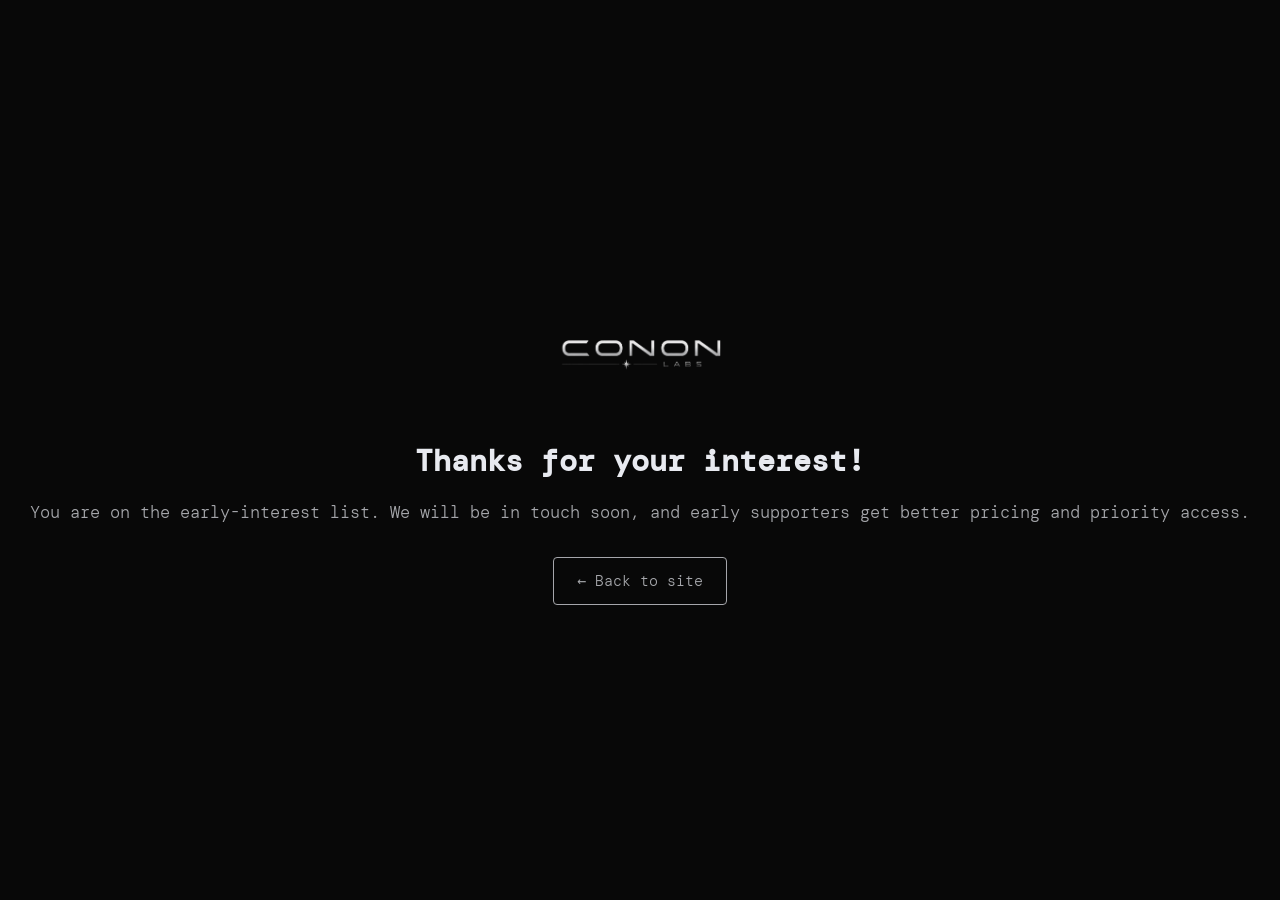
<file: thank-you-interest.html>
<!DOCTYPE html>
<html lang="en">
<head>
  <meta charset="UTF-8" />
  <meta name="viewport" content="width=device-width, initial-scale=1.0" />
  <title>Thanks for Your Interest — Conon Labs</title>
  <link rel="icon" type="image/x-icon" href="favicon.ico" />
  <link rel="stylesheet" href="assets/css/style.css" />
  <style>
    body {
      display: flex;
      flex-direction: column;
      align-items: center;
      justify-content: center;
      min-height: 100vh;
      margin: 0;
      background: var(--bg, #0b0f1a);
      color: var(--text, #e8eaf0);
      font-family: inherit;
      text-align: center;
      padding: 2rem;
    }
    .ty-logo { width: 200px; max-width: 80vw; margin-bottom: 2rem; }
    .ty-title { font-size: 2rem; font-weight: 700; margin-bottom: 0.75rem; }
    .ty-sub { font-size: 1.1rem; opacity: 0.7; margin-bottom: 2rem; }
    .ty-back {
      display: inline-block;
      padding: 0.65rem 1.5rem;
      border: 1px solid currentColor;
      border-radius: 4px;
      text-decoration: none;
      color: inherit;
      opacity: 0.7;
      transition: opacity 0.2s;
    }
    .ty-back:hover { opacity: 1; }
  </style>
</head>
<body>
  <img src="assets/images/conon_logo_2.png" alt="Conon Labs" class="ty-logo" />
  <p class="ty-title">Thanks for your interest!</p>
  <p class="ty-sub">You are on the early-interest list. We will be in touch soon, and early supporters get better pricing and priority access.</p>
  <a href="/" class="ty-back">← Back to site</a>
</body>
</html>
</file>
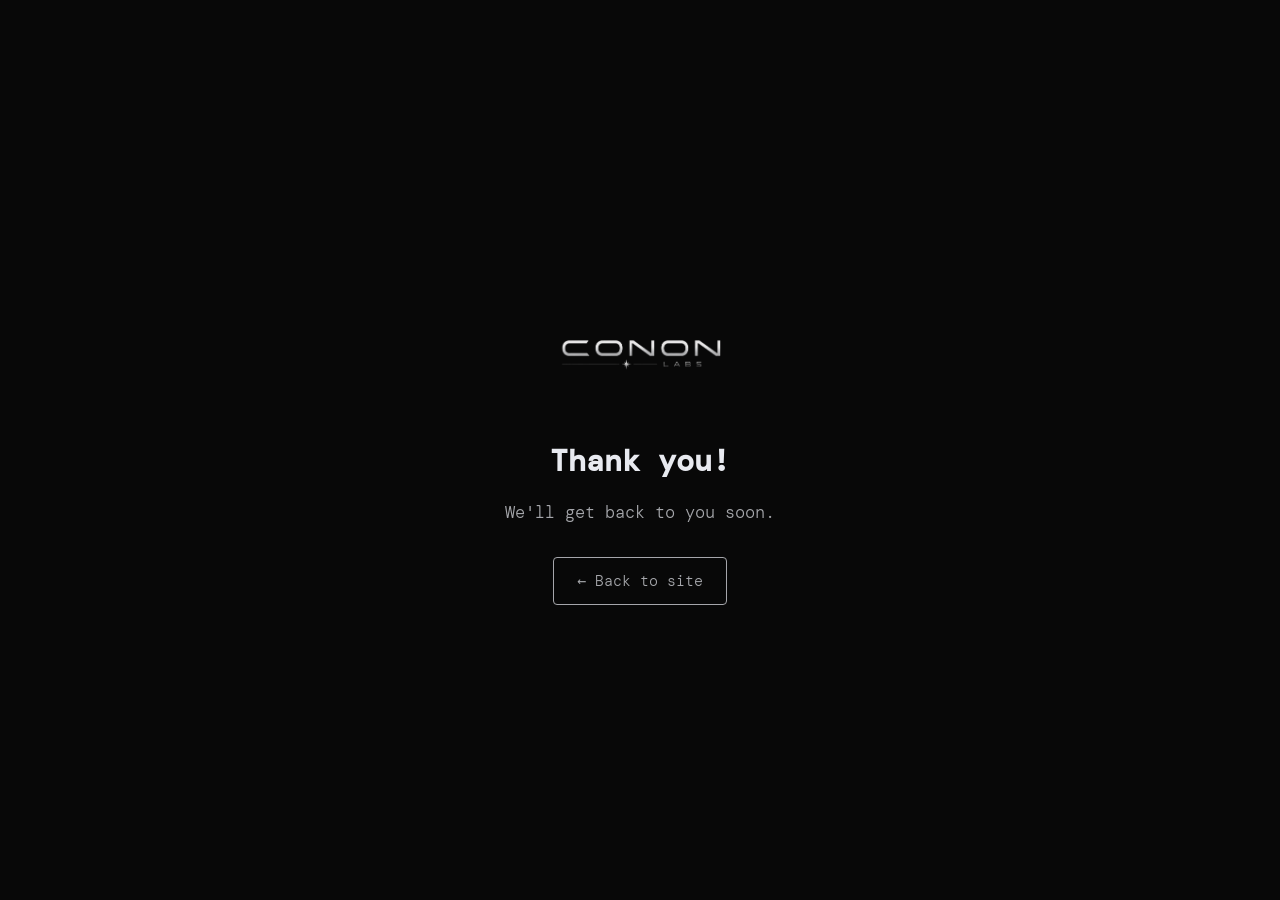
<file: thank-you.html>
<!DOCTYPE html>
<html lang="en">
<head>
  <meta charset="UTF-8" />
  <meta name="viewport" content="width=device-width, initial-scale=1.0" />
  <title>Thank You — Conon Labs</title>
  <link rel="icon" type="image/x-icon" href="favicon.ico" />
  <link rel="stylesheet" href="assets/css/style.css" />
  <style>
    body {
      display: flex;
      flex-direction: column;
      align-items: center;
      justify-content: center;
      min-height: 100vh;
      margin: 0;
      background: var(--bg, #0b0f1a);
      color: var(--text, #e8eaf0);
      font-family: inherit;
      text-align: center;
      padding: 2rem;
    }
    .ty-logo { width: 200px; max-width: 80vw; margin-bottom: 2rem; }
    .ty-title { font-size: 2rem; font-weight: 700; margin-bottom: 0.75rem; }
    .ty-sub { font-size: 1.1rem; opacity: 0.7; margin-bottom: 2rem; }
    .ty-back {
      display: inline-block;
      padding: 0.65rem 1.5rem;
      border: 1px solid currentColor;
      border-radius: 4px;
      text-decoration: none;
      color: inherit;
      opacity: 0.7;
      transition: opacity 0.2s;
    }
    .ty-back:hover { opacity: 1; }
  </style>
</head>
<body>
  <img src="assets/images/conon_logo_2.png" alt="Conon Labs" class="ty-logo" />
  <p class="ty-title">Thank you!</p>
  <p class="ty-sub">We'll get back to you soon.</p>
  <a href="/" class="ty-back">← Back to site</a>
</body>
</html>
</file>
<file: assets/css/style.css>
/* ═══════════════════════════════════════════════════════════
   CONON LABS — style.css
   Theme: Space-grade minimalism · Black / White
   Font: Bebas Neue (display) + DM Mono (body)
═══════════════════════════════════════════════════════════ */

@import url('https://fonts.googleapis.com/css2?family=Bebas+Neue&family=DM+Mono:wght@300;400;500&display=swap');

/* ─── Reset & Variables ─────────────────────────────────── */
*, *::before, *::after { box-sizing: border-box; margin: 0; padding: 0; }

:root {
  --bg:        #080808;
  --bg2:       #0f0f0f;
  --bg3:       #141414;
  --line:      rgba(255,255,255,0.07);
  --accent:    #ffffff;
  --muted:     rgba(255,255,255,0.38);
  --dim:       rgba(255,255,255,0.6);
  --font-disp: 'Bebas Neue', sans-serif;
  --font-body: 'DM Mono', monospace;
  --nav-h:     64px;
  --max-w:     860px;
  --section-gap: 120px;
}

html {
  scroll-behavior: smooth;
  background: var(--bg);
  color: var(--accent);
  font-family: var(--font-body);
  font-weight: 300;
  font-size: 15px;
  line-height: 1.75;
  -webkit-font-smoothing: antialiased;
}

::selection { background: #fff; color: #000; }

/* ─── Scrollbar ─────────────────────────────────────────── */
::-webkit-scrollbar { width: 4px; }
::-webkit-scrollbar-track { background: var(--bg); }
::-webkit-scrollbar-thumb { background: rgba(255,255,255,0.15); border-radius: 2px; }

/* ─── NAV ───────────────────────────────────────────────── */
#navbar {
  position: fixed;
  top: 0; left: 0; right: 0;
  z-index: 100;
  height: var(--nav-h);
  border-bottom: 1px solid transparent;
  transition: background 0.4s ease, border-color 0.4s ease, backdrop-filter 0.4s ease;
}
#navbar.scrolled {
  background: rgba(8,8,8,0.88);
  border-color: var(--line);
  backdrop-filter: blur(16px);
  -webkit-backdrop-filter: blur(16px);
}

.nav-inner {
  max-width: 1200px;
  margin: 0 auto;
  height: 100%;
  padding: 0 32px;
  display: flex;
  align-items: center;
  justify-content: space-between;
}

.nav-logo-link { display: flex; align-items: center; text-decoration: none; }
.nav-logo {
  height: 48px;
  width: auto;
  object-fit: contain;
  filter: brightness(0) invert(1);
  opacity: 0;
  transition: opacity 0.4s ease;
}
#navbar.scrolled .nav-logo { opacity: 1; }

.nav-links {
  list-style: none;
  display: flex;
  gap: 36px;
  align-items: center;
}
.nav-link {
  font-family: var(--font-body);
  font-size: 11px;
  font-weight: 500;
  letter-spacing: 0.18em;
  text-transform: uppercase;
  text-decoration: none;
  color: var(--dim);
  position: relative;
  transition: color 0.2s;
}
.nav-link::after {
  content: '';
  position: absolute;
  left: 0; bottom: -3px;
  width: 0; height: 1px;
  background: var(--accent);
  transition: width 0.25s ease;
}
.nav-link:hover,
.nav-link.active { color: var(--accent); }
.nav-link:hover::after,
.nav-link.active::after { width: 100%; }

/* Standout nav button — hero-cta look, sized to fit the tabs */
.nav-cta {
  font-family: var(--font-body);
  font-size: 11px;                          /* same as .nav-link */
  font-weight: 500;
  letter-spacing: 0.18em;                   /* same as .nav-link */
  text-transform: uppercase;
  text-decoration: none;
  color: var(--accent);                     /* brighter than the dim tabs → stands out */
  border: 1px solid rgba(255,255,255,0.6);
  padding: 9px 18px;
  line-height: 1;
  display: inline-block;
  transition: background 0.25s, border-color 0.25s, color 0.25s;
}
.nav-cta:hover {                            /* the white-fill hover you like */
  background: var(--accent);
  color: #000;
  border-color: var(--accent);
}

/* ─── Apps dropdown ─────────────────────────────────────── */
.nav-dropdown { position: relative; }
.nav-dropdown-trigger {
  -webkit-appearance: none;
  appearance: none;
  background: transparent;   /* buttons don't inherit .nav-cta's implicit transparent bg like <a> does */
  cursor: pointer;
}
.nav-dropdown-trigger::after {
  content: '▾';
  display: inline-block;
  margin-left: 6px;
  font-size: 9px;
  transition: transform 0.2s;
}
.nav-dropdown.open .nav-dropdown-trigger::after { transform: rotate(180deg); }
.nav-dropdown-menu {
  position: absolute;
  top: calc(100% + 10px);
  right: 0;
  min-width: 160px;
  background: rgba(8,8,8,0.97);
  backdrop-filter: blur(20px);
  -webkit-backdrop-filter: blur(20px);
  border: 1px solid var(--line);
  display: flex;
  flex-direction: column;
  padding: 8px;
  gap: 2px;
  z-index: 101;
  opacity: 0;
  visibility: hidden;
  transform: translateY(-6px);
  transition: opacity 0.2s, transform 0.2s, visibility 0.2s;
}
.nav-dropdown.open .nav-dropdown-menu {
  opacity: 1;
  visibility: visible;
  transform: translateY(0);
}
.nav-dropdown-link {
  font-family: var(--font-body);
  font-size: 11px;
  letter-spacing: 0.14em;
  text-transform: uppercase;
  text-decoration: none;
  color: var(--dim);
  padding: 9px 12px;
  transition: color 0.2s, background 0.2s;
}
.nav-dropdown-link:hover { color: var(--accent); background: rgba(255,255,255,0.06); }

/* ─── Hamburger ─────────────────────────────────────────── */
.hamburger {
  display: none;
  flex-direction: column;
  gap: 5px;
  background: none;
  border: none;
  cursor: pointer;
  padding: 4px;
}
.hamburger span {
  display: block;
  width: 22px;
  height: 1px;
  background: var(--accent);
  transition: transform 0.3s, opacity 0.3s;
}
.hamburger.open span:nth-child(1) { transform: translateY(6px) rotate(45deg); }
.hamburger.open span:nth-child(2) { opacity: 0; }
.hamburger.open span:nth-child(3) { transform: translateY(-6px) rotate(-45deg); }

/* ─── Mobile Menu ───────────────────────────────────────── */
.mobile-menu {
  display: none;
  position: fixed;
  top: var(--nav-h);
  left: 0; right: 0;
  background: rgba(8,8,8,0.97);
  backdrop-filter: blur(20px);
  border-bottom: 1px solid var(--line);
  flex-direction: column;
  padding: 24px 32px 32px;
  gap: 20px;
  z-index: 99;
  transform: translateY(-8px);
  opacity: 0;
  transition: opacity 0.25s, transform 0.25s;
}
.mobile-menu.open {
  display: flex;
  opacity: 1;
  transform: translateY(0);
}
.mob-link {
  font-size: 12px;
  letter-spacing: 0.18em;
  text-transform: uppercase;
  text-decoration: none;
  color: var(--dim);
  transition: color 0.2s;
}
.mob-link:hover { color: var(--accent); }
.mob-apps-label {
  font-size: 10px;
  letter-spacing: 0.18em;
  text-transform: uppercase;
  color: var(--muted);
  margin: -8px 0 -12px;
}

/* ─── HERO ──────────────────────────────────────────────── */
#hero {
  position: relative;
  min-height: 100vh;
  padding: calc(var(--nav-h) + 24px) 0 72px;
  display: flex;
  align-items: center;
  justify-content: center;
  overflow: hidden;
  background: var(--bg);
}

.hero-inner {
  position: relative;
  z-index: 3;
  width: 100%;
  max-width: 1200px;
  padding: 0 32px;
  display: grid;
  grid-template-columns: minmax(0, 1fr) minmax(0, 1.15fr);
  align-items: center;
  gap: 56px;
}

#starfield {
  position: absolute;
  inset: 0;
  width: 100%;
  height: 100%;
}

/* Subtle grid overlay */
#hero::before {
  content: '';
  position: absolute;
  inset: 0;
  background-image:
    linear-gradient(rgba(255,255,255,0.025) 1px, transparent 1px),
    linear-gradient(90deg, rgba(255,255,255,0.025) 1px, transparent 1px);
  background-size: 60px 60px;
  z-index: 1;
}

/* Radial vignette */
#hero::after {
  content: '';
  position: absolute;
  inset: 0;
  background: radial-gradient(ellipse 70% 70% at 50% 50%, transparent 40%, var(--bg) 100%);
  z-index: 2;
}

.hero-content {
  position: relative;
  z-index: 3;
  text-align: left;
  display: flex;
  flex-direction: column;
  align-items: flex-start;
  gap: 20px;
  animation: heroFade 1.2s ease both;
}

/* Intro video */
.hero-video {
  position: relative;
  margin: 0;
  aspect-ratio: 16 / 9;
  background: #000;
  border: 1px solid var(--line);
  box-shadow: 0 0 60px rgba(80,120,255,0.12);
  animation: heroFade 1.2s ease 0.2s both;
}
.hero-video video {
  display: block;
  width: 100%;
  height: 100%;
  object-fit: contain; /* never crop, including in fullscreen on non-16:9 screens */
  background: #000;
}
.hero-video video:fullscreen { object-fit: contain; background: #000; }
.hero-video video:-webkit-full-screen { object-fit: contain; background: #000; }
.hero-video-controls {
  position: absolute;
  left: 12px;
  bottom: 12px;
  display: flex;
  gap: 8px;
}
.hero-video.is-full .hero-video-controls { display: none; }

/* Full-length video sits on top of the loop and is revealed on click */
.hero-video .hero-video-full {
  position: absolute;
  inset: 0;
  opacity: 0;
  pointer-events: none;
}
.hero-video.is-full .hero-video-full { opacity: 1; pointer-events: auto; }
.hero-video.is-full #heroVideo { visibility: hidden; }

/* Loading spinner while the full video buffers */
.hero-video.is-loading::after {
  content: '';
  position: absolute;
  top: 50%;
  left: 50%;
  width: 34px;
  height: 34px;
  margin: -17px 0 0 -17px;
  border: 2px solid rgba(255,255,255,0.25);
  border-top-color: #fff;
  border-radius: 50%;
  animation: hvSpin 0.8s linear infinite;
  pointer-events: none;
}
@keyframes hvSpin { to { transform: rotate(360deg); } }
.hv-btn {
  display: inline-flex;
  align-items: center;
  gap: 8px;
  height: 36px;
  padding: 0 14px;
  background: rgba(8,8,8,0.72);
  border: 1px solid rgba(255,255,255,0.35);
  color: var(--accent);
  font-family: var(--font-body);
  font-size: 10px;
  letter-spacing: 0.18em;
  text-transform: uppercase;
  cursor: pointer;
  backdrop-filter: blur(6px);
  transition: background 0.25s, color 0.25s;
}
.hv-btn svg { width: 16px; height: 16px; fill: currentColor; }
.hv-btn:hover, .hv-btn:focus-visible { background: var(--accent); color: #000; }
.hv-icon { padding: 0; width: 36px; justify-content: center; }

@keyframes heroFade {
  from { opacity: 0; transform: translateY(24px); }
  to   { opacity: 1; transform: translateY(0); }
}

.hero-logo {
  height: 250px;
  width: auto;
  max-width: 90vw;
  object-fit: contain;
  filter: brightness(0) invert(1);
  margin-bottom: 8px;
}

.hero-tagline {
  font-family: var(--font-disp);
  font-size: clamp(36px, 6vw, 72px);
  letter-spacing: 0.06em;
  line-height: 1;
  color: var(--accent);
}

.hero-sub {
  font-size: 11px;
  letter-spacing: 0.22em;
  text-transform: uppercase;
  color: var(--muted);
}

.hero-cta {
  margin-top: 16px;
  display: inline-block;
  padding: 12px 40px;
  border: 1px solid rgba(255,255,255,0.35);
  font-size: 10px;
  font-family: var(--font-body);
  font-weight: 500;
  letter-spacing: 0.22em;
  text-transform: uppercase;
  text-decoration: none;
  color: var(--accent);
  transition: background 0.25s, border-color 0.25s, color 0.25s;
}
.hero-cta:hover {
  background: var(--accent);
  color: #000;
  border-color: var(--accent);
}

/* Scroll hint arrow */
.hero-scroll-hint {
  position: absolute;
  bottom: 32px;
  left: 50%;
  transform: translateX(-50%);
  z-index: 3;
  animation: bounce 2s infinite;
}
.hero-scroll-hint span {
  display: block;
  width: 16px;
  height: 16px;
  border-right: 1px solid rgba(255,255,255,0.3);
  border-bottom: 1px solid rgba(255,255,255,0.3);
  transform: rotate(45deg);
}
@keyframes bounce {
  0%, 100% { transform: translateX(-50%) translateY(0); }
  50%       { transform: translateX(-50%) translateY(8px); }
}

/* ─── CONTENT SECTIONS ──────────────────────────────────── */
.content-section {
  padding: var(--section-gap) 0;
  border-top: 1px solid var(--line);
  opacity: 0;
  transform: translateY(30px);
  transition: opacity 0.7s ease, transform 0.7s ease;
}
.content-section.visible {
  opacity: 1;
  transform: translateY(0);
}

.section-inner {
  max-width: var(--max-w);
  margin: 0 auto;
  padding: 0 32px;
}

/* ─── Markdown rendering ────────────────────────────────── */
.md-content h1 {
  font-family: var(--font-disp);
  font-size: clamp(32px, 5vw, 52px);
  letter-spacing: 0.06em;
  margin-bottom: 48px;
  color: var(--accent);
  line-height: 1;
}
.md-content h2 {
  font-family: var(--font-body);
  font-size: 11px;
  font-weight: 500;
  letter-spacing: 0.2em;
  text-transform: uppercase;
  color: var(--accent);
  margin: 40px 0 12px;
  padding-bottom: 8px;
  border-bottom: 1px solid var(--line);
}
.md-content h3 {
  font-family: var(--font-body);
  font-size: 12px;
  font-weight: 500;
  letter-spacing: 0.15em;
  text-transform: uppercase;
  color: var(--dim);
  margin: 28px 0 8px;
}
.md-content p {
  color: var(--dim);
  margin-bottom: 16px;
  max-width: 660px;
}
.md-content ul {
  list-style: none;
  padding: 0;
  margin-bottom: 16px;
}
.md-content ul li {
  color: var(--dim);
  padding-left: 20px;
  position: relative;
  margin-bottom: 8px;
}
.md-content ul li::before {
  content: '—';
  position: absolute;
  left: 0;
  color: var(--muted);
}
.md-content strong {
  color: var(--accent);
  font-weight: 500;
}
.md-content em {
  color: var(--muted);
  font-style: normal;
}
.md-content hr {
  border: none;
  border-top: 1px solid var(--line);
  margin: 40px 0;
}
.md-content a {
  color: var(--accent);
  text-decoration: underline;
  text-underline-offset: 3px;
  text-decoration-color: rgba(255,255,255,0.3);
  transition: text-decoration-color 0.2s;
}
.md-content a:hover { text-decoration-color: var(--accent); }

/* Loading state */
.md-loading {
  color: var(--muted);
  font-size: 11px;
  letter-spacing: 0.15em;
  text-transform: uppercase;
}

/* ─── FOOTER ────────────────────────────────────────────── */
footer {
  padding: 48px 0;
  border-top: 1px solid var(--line);
}
.footer-inner {
  max-width: 1200px;
  margin: 0 auto;
  padding: 0 32px;
  display: flex;
  align-items: center;
  justify-content: space-between;
  flex-wrap: wrap;
  gap: 16px;
}
.footer-name {
  font-family: var(--font-disp);
  font-size: 20px;
  letter-spacing: 0.1em;
  color: var(--accent);
}
.footer-copy {
  font-size: 11px;
  color: var(--muted);
  letter-spacing: 0.1em;
}

/* ─── Markdown images ───────────────────────────────────── */
.md-image {
  width: 100%;
  max-width: 660px;
  height: auto;
  display: block;
  margin: 32px 0;
  filter: invert(1);
}

.md-image-noninv {
  width: 20%;
  height: auto;
  display: block;
  margin: 32px auto;
}

/* ─── ABOUT: roadmap video + step timeline ──────────────── */
.roadmap-video { margin: 32px 0 56px; }
.rv-head { display: flex; flex-direction: column; gap: 6px; margin: 0 0 18px; }
.rv-kicker {
  font-size: 10px;
  letter-spacing: 0.22em;
  text-transform: uppercase;
  color: var(--muted);
}
.rv-title {
  font-family: var(--font-disp);
  font-size: clamp(30px, 5vw, 44px);
  letter-spacing: 0.06em;
  line-height: 1;
  color: var(--accent);
}
.rv-frame {
  position: relative;
  aspect-ratio: 16 / 9;
  background: #050a14;
  border: 1px solid rgba(110,150,255,0.28);
  box-shadow: 0 0 50px rgba(70,120,255,0.16), inset 0 0 40px rgba(70,120,255,0.06);
  animation: rvGlow 5s ease-in-out infinite;
  transition: transform 0.35s ease, box-shadow 0.35s ease;
}
.rv-frame:hover { transform: translateY(-3px); box-shadow: 0 0 70px rgba(70,120,255,0.28), inset 0 0 40px rgba(70,120,255,0.08); }
.rv-frame video { display: block; width: 100%; height: 100%; object-fit: contain; background: #000; }
@keyframes rvGlow {
  0%, 100% { box-shadow: 0 0 40px rgba(70,120,255,0.12), inset 0 0 40px rgba(70,120,255,0.05); }
  50%      { box-shadow: 0 0 80px rgba(70,120,255,0.26), inset 0 0 40px rgba(70,120,255,0.08); }
}

/* HUD corner brackets */
.rv-corner { position: absolute; width: 18px; height: 18px; border: 0 solid rgba(160,190,255,0.85); pointer-events: none; z-index: 2; }
.rv-corner.tl { top: -7px;    left: -7px;  border-width: 1.5px 0 0 1.5px; }
.rv-corner.tr { top: -7px;    right: -7px; border-width: 1.5px 1.5px 0 0; }
.rv-corner.bl { bottom: -7px; left: -7px;  border-width: 0 0 1.5px 1.5px; }
.rv-corner.br { bottom: -7px; right: -7px; border-width: 0 1.5px 1.5px 0; }

/* Play button with a pulse ring */
.rv-play {
  position: absolute;
  top: 50%;
  left: 50%;
  width: 84px;
  height: 84px;
  margin: -42px 0 0 -42px;
  display: flex;
  align-items: center;
  justify-content: center;
  background: rgba(8,12,24,0.55);
  border: 1px solid rgba(255,255,255,0.55);
  border-radius: 50%;
  color: #fff;
  cursor: pointer;
  backdrop-filter: blur(6px);
  transition: background 0.25s, color 0.25s, transform 0.25s;
}
.rv-play svg { width: 34px; height: 34px; fill: currentColor; margin-left: 4px; }
.rv-play:hover, .rv-play:focus-visible { background: #fff; color: #000; transform: scale(1.06); }
.rv-ring {
  position: absolute;
  inset: -1px;
  border: 1px solid rgba(160,190,255,0.7);
  border-radius: 50%;
  animation: rvRing 2.6s ease-out infinite;
  pointer-events: none;
}
@keyframes rvRing {
  0%   { transform: scale(1);   opacity: 0.8; }
  100% { transform: scale(1.9); opacity: 0; }
}
.roadmap-video.is-playing .rv-play { display: none; }
.roadmap-video.is-playing .rv-frame { animation: none; }

/* Step timeline */
.roadmap-steps { position: relative; margin: 28px 0; padding-left: 44px; }
.roadmap-steps::before {
  content: '';
  position: absolute;
  left: 15px;
  top: 30px;
  bottom: 30px;
  width: 1px;
  background: linear-gradient(to bottom, rgba(110,150,255,0.15), rgba(110,150,255,0.55), rgba(110,150,255,0.15));
}
.rs-card {
  position: relative;
  display: flex;
  gap: 24px;
  align-items: flex-start;
  margin: 0 0 16px;
  padding: 24px 26px;
  border: 1px solid var(--line);
  border-radius: 14px;
  background: var(--bg2);
}
.rs-card::before {
  content: '';
  position: absolute;
  top: 29px;
  left: -34px;
  width: 11px;
  height: 11px;
  border-radius: 50%;
  background: var(--bg);
  border: 1.5px solid rgba(140,175,255,0.9);
  box-shadow: 0 0 12px rgba(80,130,255,0.65);
}
.rs-num {
  font-family: var(--font-disp);
  font-size: 42px;
  line-height: 0.9;
  color: var(--muted);
  flex-shrink: 0;
}

/* Research explorer (Research) — numbered index + detail panel */
.research-explorer {
  display: grid;
  grid-template-columns: minmax(200px, 5fr) 7fr;
  gap: 40px;
  margin: 28px 0 8px;
  align-items: start;
}
.re-index { display: flex; flex-direction: column; border-top: 1px solid var(--line); }
.re-tab {
  position: relative;
  display: flex;
  align-items: baseline;
  gap: 16px;
  width: 100%;
  padding: 18px 8px 18px 18px;
  background: none;
  border: 0;
  border-bottom: 1px solid var(--line);
  color: var(--muted);
  font-family: var(--font-body);
  font-size: 13px;
  letter-spacing: 0.04em;
  text-align: left;
  line-height: 1.4;
  cursor: pointer;
  transition: color 0.25s ease, background 0.25s ease;
}
.re-tab::before {
  content: '';
  position: absolute;
  left: 0; top: -1px; bottom: -1px;
  width: 2px;
  background: var(--accent);
  transform: scaleY(0);
  transition: transform 0.3s ease;
}
.re-tab::after {
  content: '';
  position: absolute;
  left: 0; bottom: -1px;
  height: 1px;
  width: 100%;
  background: var(--accent);
  transform: scaleX(0);
  transform-origin: left;
}
.re-tab:hover { color: var(--dim); }
.re-tab:focus-visible { outline: 1px solid var(--dim); outline-offset: -1px; }
.re-tab.is-active { color: var(--accent); background: rgba(255,255,255,0.03); }
.re-tab.is-active::before { transform: scaleY(1); }
.re-tab.is-timing::after { animation: reProgress var(--re-interval, 8s) linear forwards; }
.re-num { font-family: var(--font-disp); font-size: 22px; letter-spacing: 0.04em; line-height: 1; flex-shrink: 0; }
@keyframes reProgress { to { transform: scaleX(1); } }

.re-panels { display: grid; min-width: 0; }
.re-panel { grid-area: 1 / 1; min-width: 0; scroll-margin-top: 90px; }
.re-js .re-panel { opacity: 0; visibility: hidden; transform: translateY(8px); transition: opacity 0.4s ease, transform 0.4s ease, visibility 0s 0.4s; }
.re-js .re-panel.is-active { opacity: 1; visibility: visible; transform: none; transition: opacity 0.4s ease, transform 0.4s ease; }
.re-img {
  display: block;
  width: 100%;
  height: auto;
  aspect-ratio: 3 / 2;
  border: 1px solid var(--line);
  border-radius: 12px;
  margin-bottom: 24px;
  background: var(--bg2);
}
.md-content .re-panel h3 {
  font-family: var(--font-disp);
  font-size: clamp(26px, 3.4vw, 34px);
  font-weight: 400;
  letter-spacing: 0.06em;
  text-transform: none;
  color: var(--accent);
  margin: 0 0 12px;
  line-height: 1.05;
}
.md-content .re-panel p { margin-bottom: 0; font-size: 14px; line-height: 1.7; }
.md-content .re-panel p + p { margin-top: 12px; }
/* square transparent product art: framed 4:3 card, art contained */
.re-img-contain { aspect-ratio: 4 / 3; object-fit: contain; padding: 14px; background: var(--bg2); }
.re-list-label { margin: 18px 0 10px; font-size: 11px; letter-spacing: 0.12em; text-transform: uppercase; color: var(--muted); }
.md-content .re-list { margin: 0; }
.md-content .re-list li { font-size: 13px; line-height: 1.6; margin-bottom: 7px; }
/* without JS every panel shows, stacked */
.research-explorer:not(.re-js) .re-panels { gap: 48px; }
.research-explorer:not(.re-js) .re-panel { grid-area: auto; }

@media (prefers-reduced-motion: reduce) {
  .re-tab, .re-tab::before { transition: none; }
  .re-js .re-panel, .re-js .re-panel.is-active { transition: none; transform: none; }
  .rv-frame, .rv-ring { animation: none; }
  .rv-frame, .rv-play { transition: none; }
}
@media (max-width: 680px) {
  .rv-play { width: 64px; height: 64px; margin: -32px 0 0 -32px; }
  .rv-play svg { width: 26px; height: 26px; }
  .roadmap-steps { padding-left: 28px; }
  .roadmap-steps::before { left: 8px; }
  .rs-card { gap: 16px; padding: 20px 18px; }
  .rs-card::before { left: -25px; }
  .rs-num { font-size: 32px; }
  .research-explorer { grid-template-columns: 1fr; gap: 24px; }
  .re-tab { padding: 14px 8px 14px 16px; }
}

/* ─── Responsive ────────────────────────────────────────── */
@media (max-width: 680px) {
  .nav-links { display: none; }
  .hamburger { display: flex; }
  .nav-logo { height: 40px; }
  .hero-logo { height: 140px; }
  .hero-tagline { font-size: clamp(24px, 8vw, 40px); }
  .hero-inner { grid-template-columns: 1fr; gap: 32px; padding: 0 20px; }
  .hero-content { align-items: center; text-align: center; }
  .hv-btn span { display: none; }
  .hv-btn { padding: 0; width: 36px; justify-content: center; }
  .section-inner { padding: 0 20px; }
  .content-section { padding: 80px 0; }
  .footer-inner { flex-direction: column; align-items: flex-start; }
}
</file>
